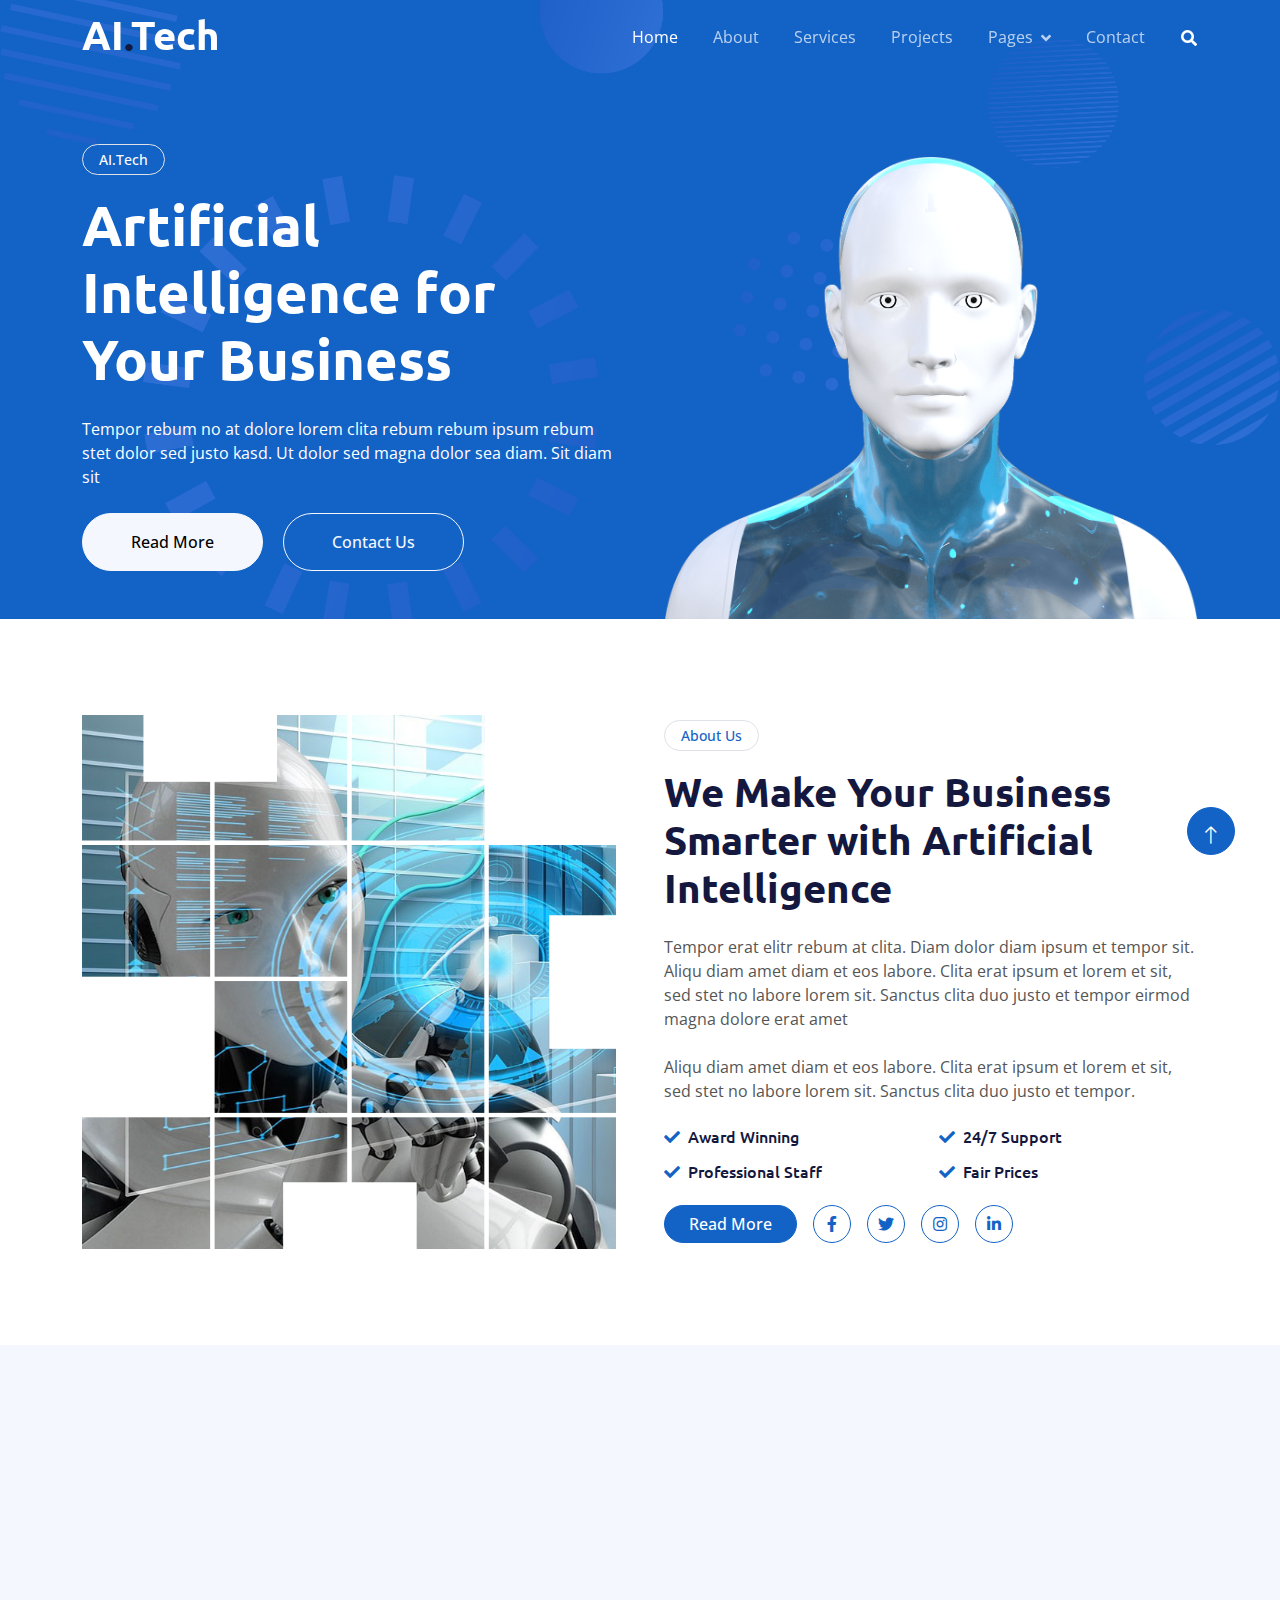
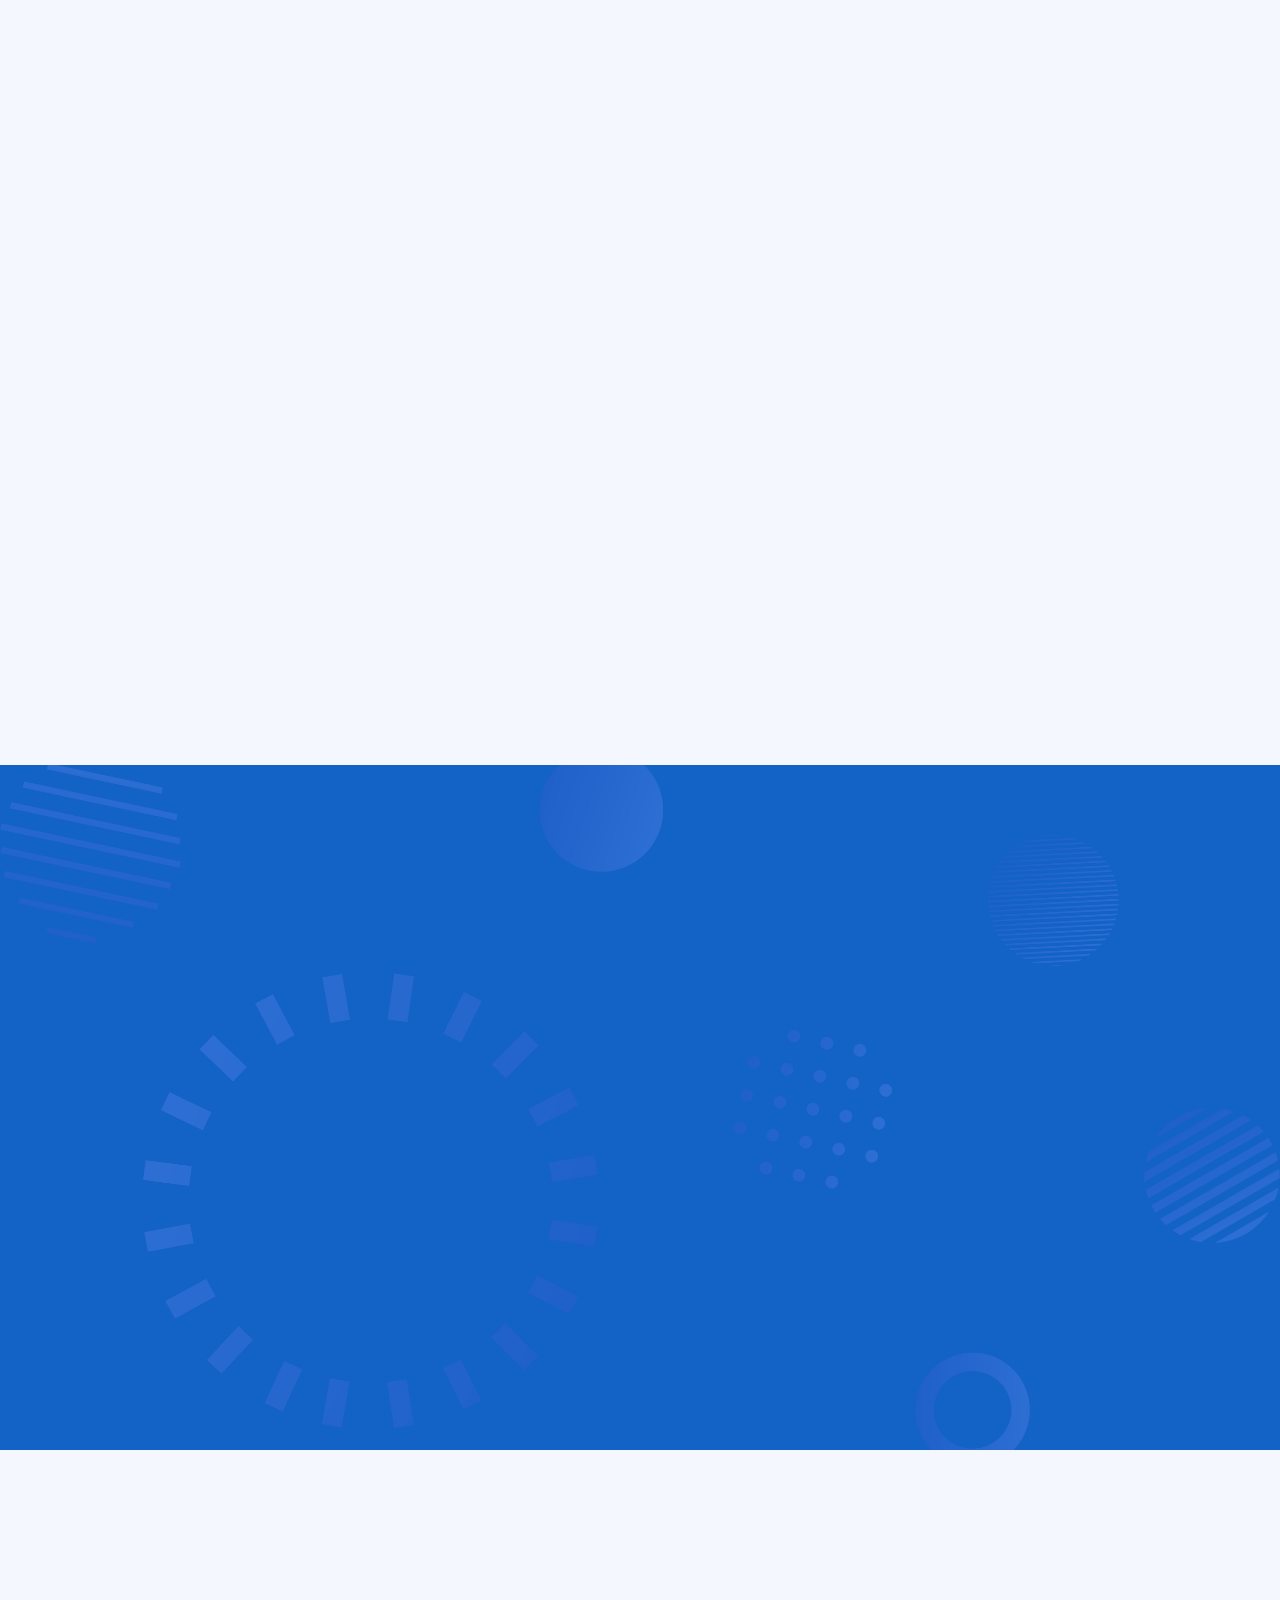
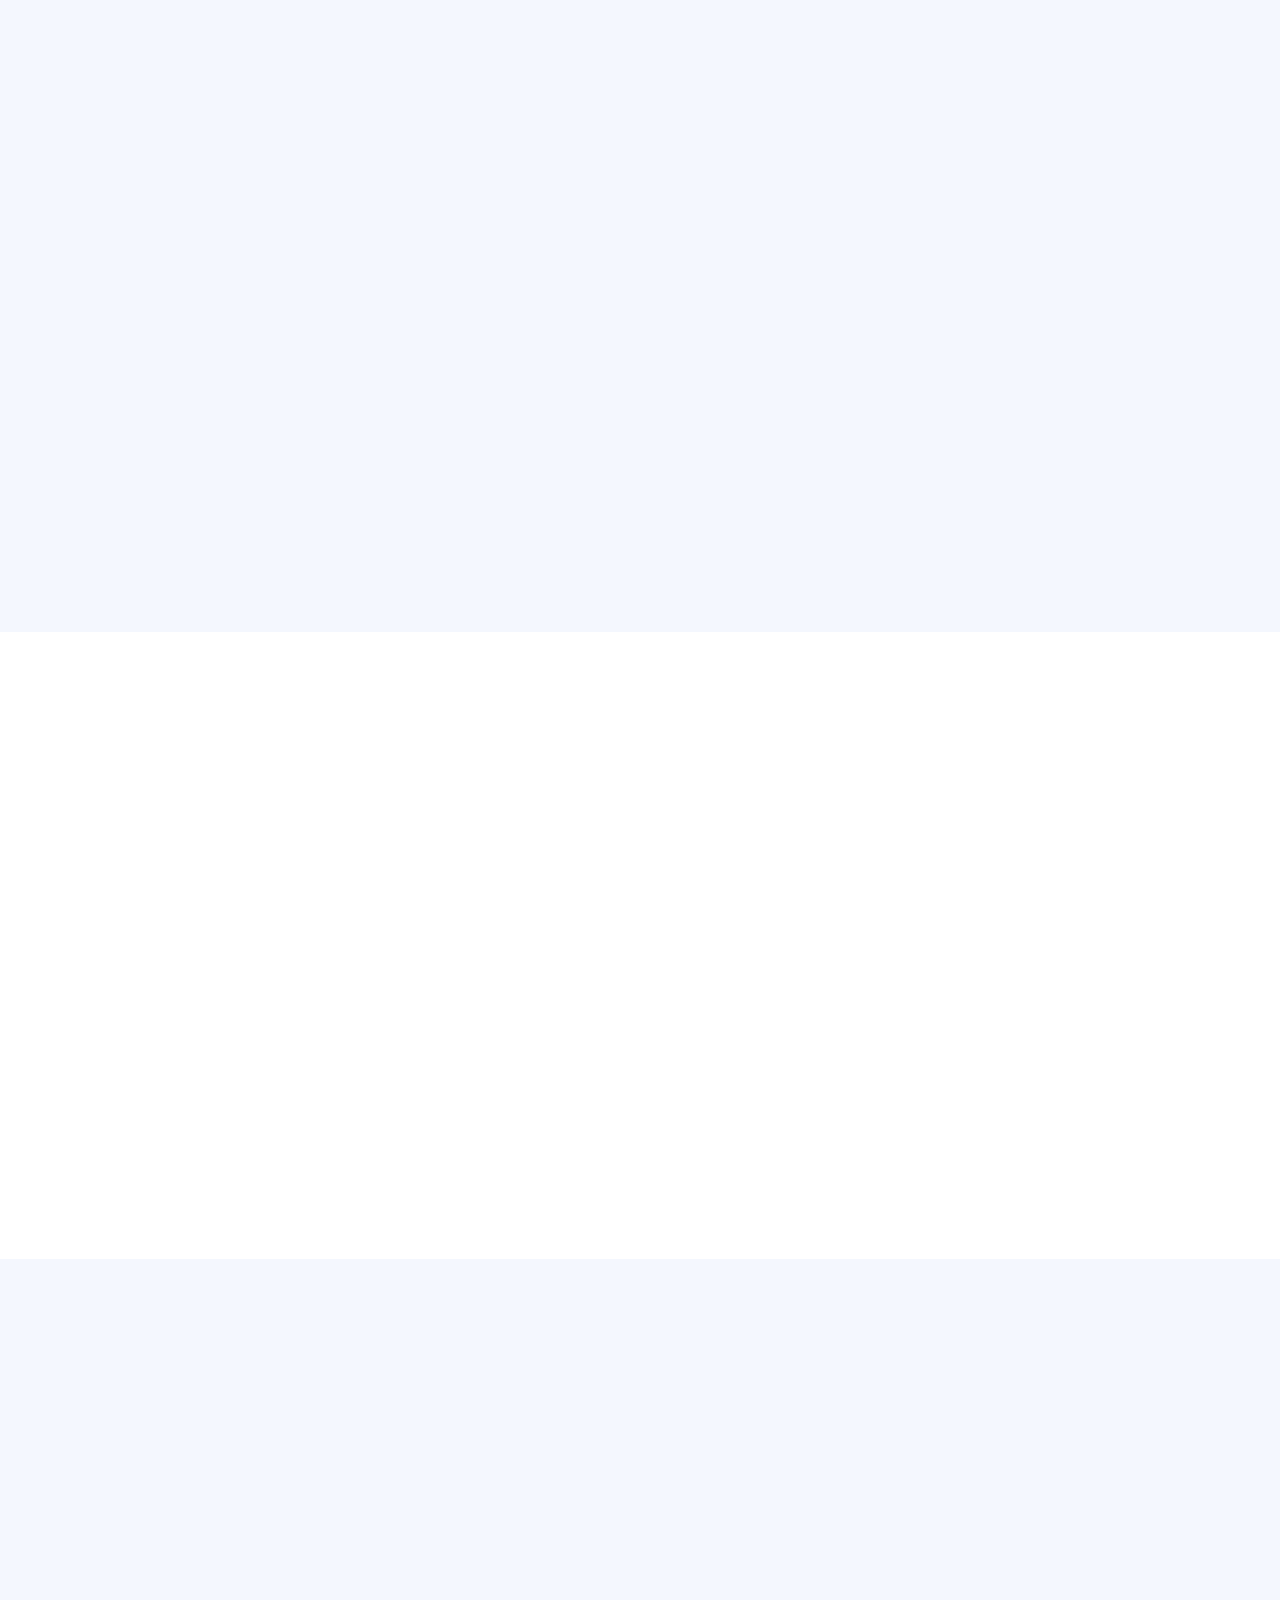
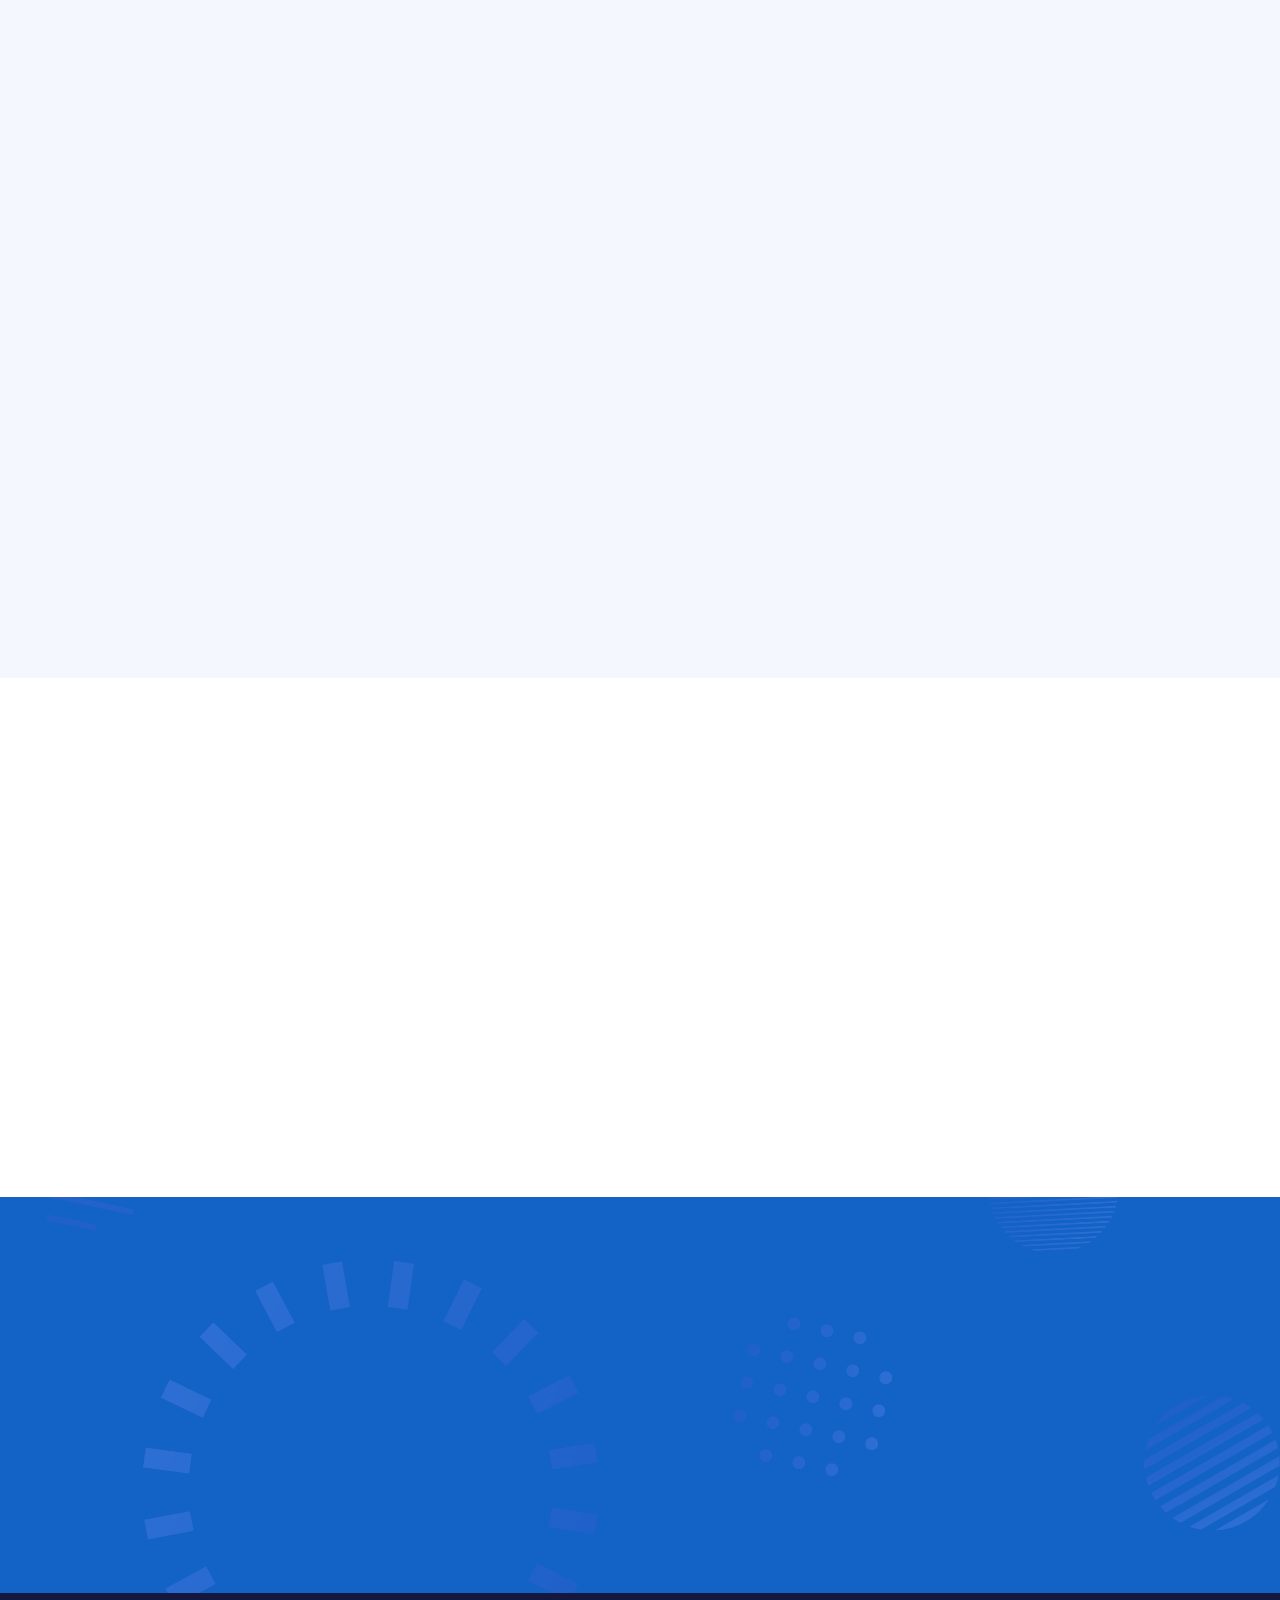
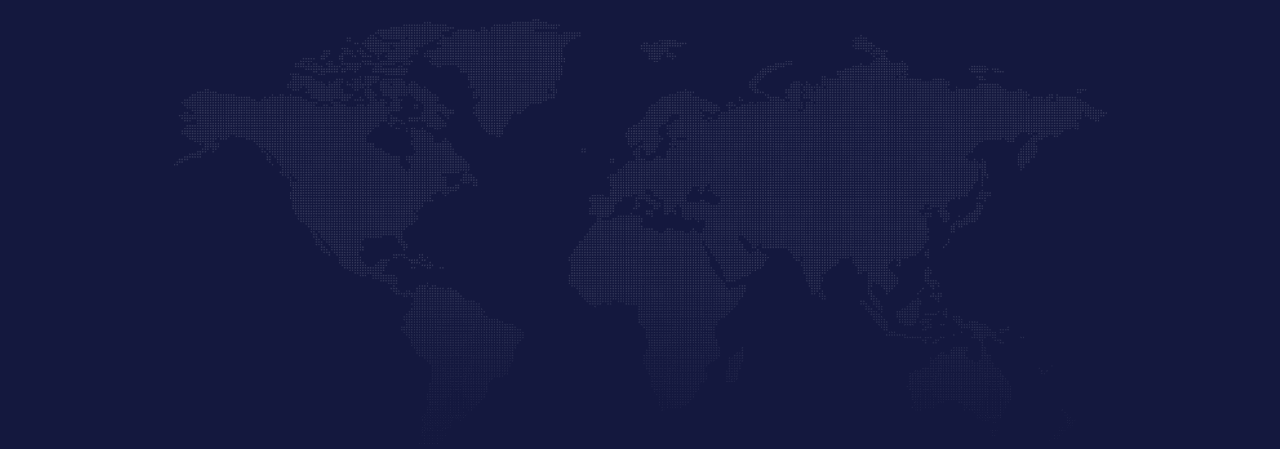
<file: index.html>
<!DOCTYPE html>
<html lang="en">

<head>
    <meta charset="utf-8">
    <title>AI.Tech - Artificial Intelligence HTML Template</title>
    <meta content="width=device-width, initial-scale=1.0" name="viewport">
    <meta content="" name="keywords">
    <meta content="" name="description">

    <!-- Favicon -->
    <link href="img/favicon.ico" rel="icon">

    <!-- Google Web Fonts -->
    <link rel="preconnect" href="https://fonts.googleapis.com">
    <link rel="preconnect" href="https://fonts.gstatic.com" crossorigin>
    <link href="https://fonts.googleapis.com/css2?family=Open+Sans:wght@400;600&family=Ubuntu:wght@500;700&display=swap"
        rel="stylesheet">

    <!-- Icon Font Stylesheet -->
    <link href="https://cdnjs.cloudflare.com/ajax/libs/font-awesome/5.10.0/css/all.min.css" rel="stylesheet">
    <link href="https://cdn.jsdelivr.net/npm/bootstrap-icons@1.4.1/font/bootstrap-icons.css" rel="stylesheet">

    <!-- Libraries Stylesheet -->
    <link href="lib/animate/animate.min.css" rel="stylesheet">
    <link href="lib/owlcarousel/assets/owl.carousel.min.css" rel="stylesheet">

    <!-- Customized Bootstrap Stylesheet -->
    <link href="css/bootstrap.min.css" rel="stylesheet">

    <!-- Template Stylesheet -->
    <link href="css/style.css" rel="stylesheet">
</head>

<body>
    <!-- Spinner Start -->
    <div id="spinner"
        class="show bg-white position-fixed translate-middle w-100 vh-100 top-50 start-50 d-flex align-items-center justify-content-center">
        <div class="spinner-grow text-primary" style="width: 3rem; height: 3rem;" role="status">
            <span class="sr-only">Loading...</span>
        </div>
    </div>
    <!-- Spinner End -->


    <!-- Navbar Start -->
    <div class="container-fluid sticky-top">
        <div class="container">
            <nav class="navbar navbar-expand-lg navbar-dark p-0">
                <a href="index.html" class="navbar-brand">
                    <h1 class="text-white">AI<span class="text-dark">.</span>Tech</h1>
                </a>
                <button type="button" class="navbar-toggler ms-auto me-0" data-bs-toggle="collapse"
                    data-bs-target="#navbarCollapse">
                    <span class="navbar-toggler-icon"></span>
                </button>
                <div class="collapse navbar-collapse" id="navbarCollapse">
                    <div class="navbar-nav ms-auto">
                        <a href="index.html" class="nav-item nav-link active">Home</a>
                        <a href="about.html" class="nav-item nav-link">About</a>
                        <a href="service.html" class="nav-item nav-link">Services</a>
                        <a href="project.html" class="nav-item nav-link">Projects</a>
                        <div class="nav-item dropdown">
                            <a href="#" class="nav-link dropdown-toggle" data-bs-toggle="dropdown">Pages</a>
                            <div class="dropdown-menu bg-light mt-2">
                                <a href="feature.html" class="dropdown-item">Features</a>
                                <a href="team.html" class="dropdown-item">Our Team</a>
                                <a href="faq.html" class="dropdown-item">FAQs</a>
                                <a href="testimonial.html" class="dropdown-item">Testimonial</a>
                                <a href="404.html" class="dropdown-item">404 Page</a>
                            </div>
                        </div>
                        <a href="contact.html" class="nav-item nav-link">Contact</a>
                    </div>
                    <butaton type="button" class="btn text-white p-0 d-none d-lg-block" data-bs-toggle="modal"
                        data-bs-target="#searchModal"><i class="fa fa-search"></i></butaton>
                </div>
            </nav>
        </div>
    </div>
    <!-- Navbar End -->


    <!-- Hero Start -->
    <div class="container-fluid pt-5 bg-primary hero-header mb-5">
        <div class="container pt-5">
            <div class="row g-5 pt-5">
                <div class="col-lg-6 align-self-center text-center text-lg-start mb-lg-5">
                    <div class="btn btn-sm border rounded-pill text-white px-3 mb-3 animated slideInRight">AI.Tech</div>
                    <h1 class="display-4 text-white mb-4 animated slideInRight">Artificial Intelligence for Your Business</h1>
                    <p class="text-white mb-4 animated slideInRight">Tempor rebum no at dolore lorem clita rebum rebum ipsum
                        rebum stet dolor sed justo kasd. Ut dolor sed magna dolor sea diam. Sit diam sit</p>
                    <a href="" class="btn btn-light py-sm-3 px-sm-5 rounded-pill me-3 animated slideInRight">Read More</a>
                    <a href="" class="btn btn-outline-light py-sm-3 px-sm-5 rounded-pill animated slideInRight">Contact Us</a>
                </div>
                <div class="col-lg-6 align-self-end text-center text-lg-end">
                    <img class="img-fluid" src="img/hero-img.png" alt="">
                </div>
            </div>
        </div>
    </div>
    <!-- Hero End -->


    <!-- Full Screen Search Start -->
    <div class="modal fade" id="searchModal" tabindex="-1">
        <div class="modal-dialog modal-fullscreen">
            <div class="modal-content" style="background: rgba(20, 24, 62, 0.7);">
                <div class="modal-header border-0">
                    <button type="button" class="btn btn-square bg-white btn-close" data-bs-dismiss="modal"
                        aria-label="Close"></button>
                </div>
                <div class="modal-body d-flex align-items-center justify-content-center">
                    <div class="input-group" style="max-width: 600px;">
                        <input type="text" class="form-control bg-transparent border-light p-3"
                            placeholder="Type search keyword">
                        <button class="btn btn-light px-4"><i class="bi bi-search"></i></button>
                    </div>
                </div>
            </div>
        </div>
    </div>
    <!-- Full Screen Search End -->


    <!-- About Start -->
    <div class="container-fluid py-5">
        <div class="container">
            <div class="row g-5 align-items-center">
                <div class="col-lg-6 wow fadeIn" data-wow-delay="0.1s">
                    <div class="about-img">
                        <img class="img-fluid" src="img/about-img.jpg">
                    </div>
                </div>
                <div class="col-lg-6 wow fadeIn" data-wow-delay="0.5s">
                    <div class="btn btn-sm border rounded-pill text-primary px-3 mb-3">About Us</div>
                    <h1 class="mb-4">We Make Your Business Smarter with Artificial Intelligence</h1>
                    <p class="mb-4">Tempor erat elitr rebum at clita. Diam dolor diam ipsum et tempor sit. Aliqu diam
                        amet diam et eos labore. Clita erat ipsum et lorem et sit, sed stet no labore lorem sit. Sanctus
                        clita duo justo et tempor eirmod magna dolore erat amet</p>
                    <p class="mb-4">Aliqu diam amet diam et eos labore. Clita erat ipsum et lorem et sit, sed stet no
                        labore lorem sit. Sanctus clita duo justo et tempor.</p>
                    <div class="row g-3">
                        <div class="col-sm-6">
                            <h6 class="mb-3"><i class="fa fa-check text-primary me-2"></i>Award Winning</h6>
                            <h6 class="mb-0"><i class="fa fa-check text-primary me-2"></i>Professional Staff</h6>
                        </div>
                        <div class="col-sm-6">
                            <h6 class="mb-3"><i class="fa fa-check text-primary me-2"></i>24/7 Support</h6>
                            <h6 class="mb-0"><i class="fa fa-check text-primary me-2"></i>Fair Prices</h6>
                        </div>
                    </div>
                    <div class="d-flex align-items-center mt-4">
                        <a class="btn btn-primary rounded-pill px-4 me-3" href="">Read More</a>
                        <a class="btn btn-outline-primary btn-square me-3" href=""><i class="fab fa-facebook-f"></i></a>
                        <a class="btn btn-outline-primary btn-square me-3" href=""><i class="fab fa-twitter"></i></a>
                        <a class="btn btn-outline-primary btn-square me-3" href=""><i class="fab fa-instagram"></i></a>
                        <a class="btn btn-outline-primary btn-square" href=""><i class="fab fa-linkedin-in"></i></a>
                    </div>
                </div>
            </div>
        </div>
    </div>
    <!-- About End -->


    <!-- Service Start -->
    <div class="container-fluid bg-light mt-5 py-5">
        <div class="container py-5">
            <div class="row g-5 align-items-center">
                <div class="col-lg-5 wow fadeIn" data-wow-delay="0.1s">
                    <div class="btn btn-sm border rounded-pill text-primary px-3 mb-3">Our Services</div>
                    <h1 class="mb-4">Our Excellent AI Solutions for Your Business</h1>
                    <p class="mb-4">Tempor erat elitr rebum at clita. Diam dolor diam ipsum et tempor sit. Aliqu diam
                        amet diam et eos labore. Clita erat ipsum et lorem et sit, sed stet no labore lorem sit. Sanctus
                        clita duo justo et tempor eirmod magna dolore erat amet</p>
                    <a class="btn btn-primary rounded-pill px-4" href="">Read More</a>
                </div>
                <div class="col-lg-7">
                    <div class="row g-4">
                        <div class="col-md-6">
                            <div class="row g-4">
                                <div class="col-12 wow fadeIn" data-wow-delay="0.1s">
                                    <div class="service-item d-flex flex-column justify-content-center text-center rounded">
                                        <div class="service-icon btn-square">
                                            <i class="fa fa-robot fa-2x"></i>
                                        </div>
                                        <h5 class="mb-3">Robotic Automation</h5>
                                        <p>Erat ipsum justo amet duo et elitr dolor, est duo duo eos lorem sed diam stet
                                            diam sed stet lorem.</p>
                                        <a class="btn px-3 mt-auto mx-auto" href="">Read More</a>
                                    </div>
                                </div>
                                <div class="col-12 wow fadeIn" data-wow-delay="0.5s">
                                    <div class="service-item d-flex flex-column justify-content-center text-center rounded">
                                        <div class="service-icon btn-square">
                                            <i class="fa fa-power-off fa-2x"></i>
                                        </div>
                                        <h5 class="mb-3">Machine learning</h5>
                                        <p>Erat ipsum justo amet duo et elitr dolor, est duo duo eos lorem sed diam stet
                                            diam sed stet lorem.</p>
                                        <a class="btn px-3 mt-auto mx-auto" href="">Read More</a>
                                    </div>
                                </div>
                            </div>
                        </div>
                        <div class="col-md-6 pt-md-4">
                            <div class="row g-4">
                                <div class="col-12 wow fadeIn" data-wow-delay="0.3s">
                                    <div class="service-item d-flex flex-column justify-content-center text-center rounded">
                                        <div class="service-icon btn-square">
                                            <i class="fa fa-graduation-cap fa-2x"></i>
                                        </div>
                                        <h5 class="mb-3">Education & Science</h5>
                                        <p>Erat ipsum justo amet duo et elitr dolor, est duo duo eos lorem sed diam stet
                                            diam sed stet lorem.</p>
                                        <a class="btn px-3 mt-auto mx-auto" href="">Read More</a>
                                    </div>
                                </div>
                                <div class="col-12 wow fadeIn" data-wow-delay="0.7s">
                                    <div class="service-item d-flex flex-column justify-content-center text-center rounded">
                                        <div class="service-icon btn-square">
                                            <i class="fa fa-brain fa-2x"></i>
                                        </div>
                                        <h5 class="mb-3">Predictive Analysis</h5>
                                        <p>Erat ipsum justo amet duo et elitr dolor, est duo duo eos lorem sed diam stet
                                            diam sed stet lorem.</p>
                                        <a class="btn px-3 mt-auto mx-auto" href="">Read More</a>
                                    </div>
                                </div>
                            </div>
                        </div>
                    </div>
                </div>
            </div>
        </div>
    </div>
    <!-- Service End -->


    <!-- Feature Start -->
    <div class="container-fluid bg-primary feature pt-5">
        <div class="container pt-5">
            <div class="row g-5">
                <div class="col-lg-6 align-self-center mb-md-5 pb-md-5 wow fadeIn" data-wow-delay="0.3s">
                    <div class="btn btn-sm border rounded-pill text-white px-3 mb-3">Why Choose Us</div>
                    <h1 class="text-white mb-4">We're Best in AI Industry with 10 Years of Experience</h1>
                    <p class="text-light mb-4">Aliqu diam amet diam et eos labore. Clita erat ipsum et lorem et sit, sed
                        stet no labore lorem sit. Sanctus clita duo justo et tempor</p>
                    <div class="d-flex align-items-center text-white mb-3">
                        <div class="btn-sm-square bg-white text-primary rounded-circle me-3">
                            <i class="fa fa-check"></i>
                        </div>
                        <span>Diam dolor diam ipsum et tempor sit</span>
                    </div>
                    <div class="d-flex align-items-center text-white mb-3">
                        <div class="btn-sm-square bg-white text-primary rounded-circle me-3">
                            <i class="fa fa-check"></i>
                        </div>
                        <span>Diam dolor diam ipsum et tempor sit</span>
                    </div>
                    <div class="d-flex align-items-center text-white mb-3">
                        <div class="btn-sm-square bg-white text-primary rounded-circle me-3">
                            <i class="fa fa-check"></i>
                        </div>
                        <span>Diam dolor diam ipsum et tempor sit</span>
                    </div>
                    <div class="row g-4 pt-3">
                        <div class="col-sm-6">
                            <div class="d-flex rounded p-3" style="background: rgba(256, 256, 256, 0.1);">
                                <i class="fa fa-users fa-3x text-white"></i>
                                <div class="ms-3">
                                    <h2 class="text-white mb-0" data-toggle="counter-up">9999</h2>
                                    <p class="text-white mb-0">Happy Clients</p>
                                </div>
                            </div>
                        </div>
                        <div class="col-sm-6">
                            <div class="d-flex rounded p-3" style="background: rgba(256, 256, 256, 0.1);">
                                <i class="fa fa-check fa-3x text-white"></i>
                                <div class="ms-3">
                                    <h2 class="text-white mb-0" data-toggle="counter-up">9999</h2>
                                    <p class="text-white mb-0">Project Complete</p>
                                </div>
                            </div>
                        </div>
                    </div>
                </div>
                <div class="col-lg-6 align-self-end text-center text-md-end wow fadeIn" data-wow-delay="0.5s">
                    <img class="img-fluid" src="img/feature.png" alt="">
                </div>
            </div>
        </div>
    </div>
    <!-- Feature End -->


    <!-- Case Start -->
    <div class="container-fluid bg-light py-5">
        <div class="container py-5">
            <div class="mx-auto text-center wow fadeIn" data-wow-delay="0.1s" style="max-width: 500px;">
                <div class="btn btn-sm border rounded-pill text-primary px-3 mb-3">Case Study</div>
                <h1 class="mb-4">Explore Our Recent AI Case Studies</h1>
            </div>
            <div class="row g-4">
                <div class="col-lg-4 wow fadeIn" data-wow-delay="0.3s">
                    <div class="case-item position-relative overflow-hidden rounded mb-2">
                        <img class="img-fluid" src="img/project-1.jpg" alt="">
                        <a class="case-overlay text-decoration-none" href="">
                            <small>Robotic Automation</small>
                            <h5 class="lh-base text-white mb-3">Lorem elitr magna stet eirmod labore amet labore clita
                            </h5>
                            <span class="btn btn-square btn-primary"><i class="fa fa-arrow-right"></i></span>
                        </a>
                    </div>
                </div>
                <div class="col-lg-4 wow fadeIn" data-wow-delay="0.5s">
                    <div class="case-item position-relative overflow-hidden rounded mb-2">
                        <img class="img-fluid" src="img/project-2.jpg" alt="">
                        <a class="case-overlay text-decoration-none" href="">
                            <small>Machine learning</small>
                            <h5 class="lh-base text-white mb-3">Lorem elitr magna stet eirmod labore amet labore clita
                            </h5>
                            <span class="btn btn-square btn-primary"><i class="fa fa-arrow-right"></i></span>
                        </a>
                    </div>
                </div>
                <div class="col-lg-4 wow fadeIn" data-wow-delay="0.7s">
                    <div class="case-item position-relative overflow-hidden rounded mb-2">
                        <img class="img-fluid" src="img/project-3.jpg" alt="">
                        <a class="case-overlay text-decoration-none" href="">
                            <small>Predictive Analysis</small>
                            <h5 class="lh-base text-white mb-3">Lorem elitr magna stet eirmod labore amet labore clita
                            </h5>
                            <span class="btn btn-square btn-primary"><i class="fa fa-arrow-right"></i></span>
                        </a>
                    </div>
                </div>
            </div>
        </div>
    </div>
    <!-- Case End -->


    <!-- FAQs Start -->
    <div class="container-fluid py-5">
        <div class="container py-5">
            <div class="mx-auto text-center wow fadeIn" data-wow-delay="0.1s" style="max-width: 500px;">
                <div class="btn btn-sm border rounded-pill text-primary px-3 mb-3">Popular FAQs</div>
                <h1 class="mb-4">Frequently Asked Questions</h1>
            </div>
            <div class="row">
                <div class="col-lg-6">
                    <div class="accordion" id="accordionFAQ1">
                        <div class="accordion-item wow fadeIn" data-wow-delay="0.1s">
                            <h2 class="accordion-header" id="headingOne">
                                <button class="accordion-button collapsed" type="button" data-bs-toggle="collapse"
                                    data-bs-target="#collapseOne" aria-expanded="false" aria-controls="collapseOne">
                                    How to build a website?
                                </button>
                            </h2>
                            <div id="collapseOne" class="accordion-collapse collapse" aria-labelledby="headingOne"
                                data-bs-parent="#accordionFAQ1">
                                <div class="accordion-body">
                                    Dolor nonumy tempor elitr et rebum ipsum sit duo duo. Diam sed sed magna et magna diam aliquyam amet dolore ipsum erat duo. Sit rebum magna duo labore no diam.
                                </div>
                            </div>
                        </div>
                        <div class="accordion-item wow fadeIn" data-wow-delay="0.2s">
                            <h2 class="accordion-header" id="headingTwo">
                                <button class="accordion-button collapsed" type="button" data-bs-toggle="collapse"
                                    data-bs-target="#collapseTwo" aria-expanded="false" aria-controls="collapseTwo">
                                    How long will it take to get a new website?
                                </button>
                            </h2>
                            <div id="collapseTwo" class="accordion-collapse collapse" aria-labelledby="headingTwo"
                                data-bs-parent="#accordionFAQ1">
                                <div class="accordion-body">
                                    Dolor nonumy tempor elitr et rebum ipsum sit duo duo. Diam sed sed magna et magna diam aliquyam amet dolore ipsum erat duo. Sit rebum magna duo labore no diam.
                                </div>
                            </div>
                        </div>
                        <div class="accordion-item wow fadeIn" data-wow-delay="0.3s">
                            <h2 class="accordion-header" id="headingThree">
                                <button class="accordion-button collapsed" type="button" data-bs-toggle="collapse"
                                    data-bs-target="#collapseThree" aria-expanded="false" aria-controls="collapseThree">
                                    Do you only create HTML websites?
                                </button>
                            </h2>
                            <div id="collapseThree" class="accordion-collapse collapse" aria-labelledby="headingThree"
                                data-bs-parent="#accordionFAQ1">
                                <div class="accordion-body">
                                    Dolor nonumy tempor elitr et rebum ipsum sit duo duo. Diam sed sed magna et magna diam aliquyam amet dolore ipsum erat duo. Sit rebum magna duo labore no diam.
                                </div>
                            </div>
                        </div>
                        <div class="accordion-item wow fadeIn" data-wow-delay="0.4s">
                            <h2 class="accordion-header" id="headingFour">
                                <button class="accordion-button collapsed" type="button" data-bs-toggle="collapse"
                                    data-bs-target="#collapseFour" aria-expanded="true" aria-controls="collapseFour">
                                    Will my website be mobile-friendly?
                                </button>
                            </h2>
                            <div id="collapseFour" class="accordion-collapse collapse" aria-labelledby="headingFour"
                                data-bs-parent="#accordionFAQ1">
                                <div class="accordion-body">
                                    Dolor nonumy tempor elitr et rebum ipsum sit duo duo. Diam sed sed magna et magna diam aliquyam amet dolore ipsum erat duo. Sit rebum magna duo labore no diam.
                                </div>
                            </div>
                        </div>
                    </div>
                </div>
                <div class="col-lg-6">
                    <div class="accordion" id="accordionFAQ2">
                        <div class="accordion-item wow fadeIn" data-wow-delay="0.5s">
                            <h2 class="accordion-header" id="headingFive">
                                <button class="accordion-button collapsed" type="button" data-bs-toggle="collapse"
                                    data-bs-target="#collapseFive" aria-expanded="false" aria-controls="collapseFive">
                                    Will you maintain my site for me?
                                </button>
                            </h2>
                            <div id="collapseFive" class="accordion-collapse collapse" aria-labelledby="headingFive"
                                data-bs-parent="#accordionFAQ2">
                                <div class="accordion-body">
                                    Dolor nonumy tempor elitr et rebum ipsum sit duo duo. Diam sed sed magna et magna diam aliquyam amet dolore ipsum erat duo. Sit rebum magna duo labore no diam.
                                </div>
                            </div>
                        </div>
                        <div class="accordion-item wow fadeIn" data-wow-delay="0.6s">
                            <h2 class="accordion-header" id="headingSix">
                                <button class="accordion-button collapsed" type="button" data-bs-toggle="collapse"
                                    data-bs-target="#collapseSix" aria-expanded="false" aria-controls="collapseSix">
                                    I’m on a strict budget. Do you have any low cost options?
                                </button>
                            </h2>
                            <div id="collapseSix" class="accordion-collapse collapse" aria-labelledby="headingSix"
                                data-bs-parent="#accordionFAQ2">
                                <div class="accordion-body">
                                    Dolor nonumy tempor elitr et rebum ipsum sit duo duo. Diam sed sed magna et magna diam aliquyam amet dolore ipsum erat duo. Sit rebum magna duo labore no diam.
                                </div>
                            </div>
                        </div>
                        <div class="accordion-item wow fadeIn" data-wow-delay="0.7s">
                            <h2 class="accordion-header" id="headingSeven">
                                <button class="accordion-button collapsed" type="button" data-bs-toggle="collapse"
                                    data-bs-target="#collapseSeven" aria-expanded="false" aria-controls="collapseSeven">
                                    Will you maintain my site for me?
                                </button>
                            </h2>
                            <div id="collapseSeven" class="accordion-collapse collapse" aria-labelledby="headingSeven"
                                data-bs-parent="#accordionFAQ2">
                                <div class="accordion-body">
                                    Dolor nonumy tempor elitr et rebum ipsum sit duo duo. Diam sed sed magna et magna diam aliquyam amet dolore ipsum erat duo. Sit rebum magna duo labore no diam.
                                </div>
                            </div>
                        </div>
                        <div class="accordion-item wow fadeIn" data-wow-delay="0.8s">
                            <h2 class="accordion-header" id="headingEight">
                                <button class="accordion-button collapsed" type="button" data-bs-toggle="collapse"
                                    data-bs-target="#collapseEight" aria-expanded="false" aria-controls="collapseEight">
                                    I’m on a strict budget. Do you have any low cost options?
                                </button>
                            </h2>
                            <div id="collapseEight" class="accordion-collapse collapse" aria-labelledby="headingEight"
                                data-bs-parent="#accordionFAQ2">
                                <div class="accordion-body">
                                    Dolor nonumy tempor elitr et rebum ipsum sit duo duo. Diam sed sed magna et magna diam aliquyam amet dolore ipsum erat duo. Sit rebum magna duo labore no diam.
                                </div>
                            </div>
                        </div>
                    </div>
                </div>
            </div>
        </div>
    </div>
    <!-- FAQs Start -->


    <!-- Team Start -->
    <div class="container-fluid bg-light py-5">
        <div class="container py-5">
            <div class="row g-5 align-items-center">
                <div class="col-lg-5 wow fadeIn" data-wow-delay="0.1s">
                    <div class="btn btn-sm border rounded-pill text-primary px-3 mb-3">Our Team</div>
                    <h1 class="mb-4">Meet Our Experienced Team Members</h1>
                    <p class="mb-4">Tempor erat elitr rebum at clita. Diam dolor diam ipsum et tempor sit. Aliqu diam
                        amet diam et eos labore. Clita erat ipsum et lorem et sit, sed stet no labore lorem sit. Sanctus
                        clita duo justo et tempor eirmod magna dolore erat amet</p>
                    <a class="btn btn-primary rounded-pill px-4" href="">Read More</a>
                </div>
                <div class="col-lg-7">
                    <div class="row g-4">
                        <div class="col-md-6">
                            <div class="row g-4">
                                <div class="col-12 wow fadeIn" data-wow-delay="0.1s">
                                    <div class="team-item bg-white text-center rounded p-4 pt-0">
                                        <img class="img-fluid rounded-circle p-4" src="img/team-1.jpg" alt="">
                                        <h5 class="mb-0">Boris Johnson</h5>
                                        <small>Founder & CEO</small>
                                        <div class="d-flex justify-content-center mt-3">
                                            <a class="btn btn-square btn-primary m-1" href=""><i
                                                    class="fab fa-facebook-f"></i></a>
                                            <a class="btn btn-square btn-primary m-1" href=""><i
                                                    class="fab fa-twitter"></i></a>
                                            <a class="btn btn-square btn-primary m-1" href=""><i
                                                    class="fab fa-instagram"></i></a>
                                            <a class="btn btn-square btn-primary m-1" href=""><i
                                                    class="fab fa-linkedin-in"></i></a>
                                        </div>
                                    </div>
                                </div>
                                <div class="col-12 wow fadeIn" data-wow-delay="0.5s">
                                    <div class="team-item bg-white text-center rounded p-4 pt-0">
                                        <img class="img-fluid rounded-circle p-4" src="img/team-2.jpg" alt="">
                                        <h5 class="mb-0">Adam Crew</h5>
                                        <small>Executive Manager</small>
                                        <div class="d-flex justify-content-center mt-3">
                                            <a class="btn btn-square btn-primary m-1" href=""><i
                                                    class="fab fa-facebook-f"></i></a>
                                            <a class="btn btn-square btn-primary m-1" href=""><i
                                                    class="fab fa-twitter"></i></a>
                                            <a class="btn btn-square btn-primary m-1" href=""><i
                                                    class="fab fa-instagram"></i></a>
                                            <a class="btn btn-square btn-primary m-1" href=""><i
                                                    class="fab fa-linkedin-in"></i></a>
                                        </div>
                                    </div>
                                </div>
                            </div>
                        </div>
                        <div class="col-md-6 pt-md-4">
                            <div class="row g-4">
                                <div class="col-12 wow fadeIn" data-wow-delay="0.3s">
                                    <div class="team-item bg-white text-center rounded p-4 pt-0">
                                        <img class="img-fluid rounded-circle p-4" src="img/team-3.jpg" alt="">
                                        <h5 class="mb-0">Kate Winslet</h5>
                                        <small>Co Founder</small>
                                        <div class="d-flex justify-content-center mt-3">
                                            <a class="btn btn-square btn-primary m-1" href=""><i
                                                    class="fab fa-facebook-f"></i></a>
                                            <a class="btn btn-square btn-primary m-1" href=""><i
                                                    class="fab fa-twitter"></i></a>
                                            <a class="btn btn-square btn-primary m-1" href=""><i
                                                    class="fab fa-instagram"></i></a>
                                            <a class="btn btn-square btn-primary m-1" href=""><i
                                                    class="fab fa-linkedin-in"></i></a>
                                        </div>
                                    </div>
                                </div>
                                <div class="col-12 wow fadeIn" data-wow-delay="0.7s">
                                    <div class="team-item bg-white text-center rounded p-4 pt-0">
                                        <img class="img-fluid rounded-circle p-4" src="img/team-4.jpg" alt="">
                                        <h5 class="mb-0">Cody Gardner</h5>
                                        <small>Project Manager</small>
                                        <div class="d-flex justify-content-center mt-3">
                                            <a class="btn btn-square btn-primary m-1" href=""><i
                                                    class="fab fa-facebook-f"></i></a>
                                            <a class="btn btn-square btn-primary m-1" href=""><i
                                                    class="fab fa-twitter"></i></a>
                                            <a class="btn btn-square btn-primary m-1" href=""><i
                                                    class="fab fa-instagram"></i></a>
                                            <a class="btn btn-square btn-primary m-1" href=""><i
                                                    class="fab fa-linkedin-in"></i></a>
                                        </div>
                                    </div>
                                </div>
                            </div>
                        </div>
                    </div>
                </div>
            </div>
        </div>
    </div>
    <!-- Team End -->


    <!-- Testimonial Start -->
    <div class="container-xxl py-5">
        <div class="container py-5">
            <div class="row g-5">
                <div class="col-lg-5 wow fadeIn" data-wow-delay="0.1s">
                    <div class="btn btn-sm border rounded-pill text-primary px-3 mb-3">Testimonial</div>
                    <h1 class="mb-4">What Say Our Clients!</h1>
                    <p class="mb-4">Tempor erat elitr rebum at clita. Diam dolor diam ipsum et tempor sit. Aliqu diam
                        amet diam et eos labore. Clita erat ipsum et lorem et sit, sed stet no labore lorem sit. Sanctus
                        clita duo justo et tempor eirmod magna dolore erat amet</p>
                    <a class="btn btn-primary rounded-pill px-4" href="">Read More</a>
                </div>
                <div class="col-lg-7 wow fadeIn" data-wow-delay="0.5s">
                    <div class="owl-carousel testimonial-carousel border-start border-primary">
                        <div class="testimonial-item ps-5">
                            <i class="fa fa-quote-left fa-2x text-primary mb-3"></i>
                            <p class="fs-4">Aliqu diam amet diam et eos labore. Clita erat ipsum et lorem et sit, sed stet no labore lorem sit. Sanctus clita duo justo et tempor eirmod magna dolore erat amet</p>
                            <div class="d-flex align-items-center">
                                <img class="img-fluid flex-shrink-0 rounded-circle" src="img/testimonial-1.jpg"
                                    style="width: 60px; height: 60px;">
                                <div class="ps-3">
                                    <h5 class="mb-1">Client Name</h5>
                                    <span>Profession</span>
                                </div>
                            </div>
                        </div>
                        <div class="testimonial-item ps-5">
                            <i class="fa fa-quote-left fa-2x text-primary mb-3"></i>
                            <p class="fs-4">Aliqu diam amet diam et eos labore. Clita erat ipsum et lorem et sit, sed stet no labore lorem sit. Sanctus clita duo justo et tempor eirmod magna dolore erat amet</p>
                            <div class="d-flex align-items-center">
                                <img class="img-fluid flex-shrink-0 rounded-circle" src="img/testimonial-2.jpg"
                                    style="width: 60px; height: 60px;">
                                <div class="ps-3">
                                    <h5 class="mb-1">Client Name</h5>
                                    <span>Profession</span>
                                </div>
                            </div>
                        </div>
                        <div class="testimonial-item ps-5">
                            <i class="fa fa-quote-left fa-2x text-primary mb-3"></i>
                            <p class="fs-4">Aliqu diam amet diam et eos labore. Clita erat ipsum et lorem et sit, sed stet no labore lorem sit. Sanctus clita duo justo et tempor eirmod magna dolore erat amet</p>
                            <div class="d-flex align-items-center">
                                <img class="img-fluid flex-shrink-0 rounded-circle" src="img/testimonial-3.jpg"
                                    style="width: 60px; height: 60px;">
                                <div class="ps-3">
                                    <h5 class="mb-1">Client Name</h5>
                                    <span>Profession</span>
                                </div>
                            </div>
                        </div>
                    </div>
                </div>
            </div>
        </div>
    </div>
    <!-- Testimonial End -->


    <!-- Newsletter Start -->
    <div class="container-fluid bg-primary newsletter py-5">
        <div class="container">
            <div class="row g-5 align-items-center">
                <div class="col-md-5 ps-lg-0 pt-5 pt-md-0 text-start wow fadeIn" data-wow-delay="0.3s">
                    <img class="img-fluid" src="img/newsletter.png" alt="">
                </div>
                <div class="col-md-7 py-5 newsletter-text wow fadeIn" data-wow-delay="0.5s">
                    <div class="btn btn-sm border rounded-pill text-white px-3 mb-3">Newsletter</div>
                    <h1 class="text-white mb-4">Let's subscribe the newsletter</h1>
                    <div class="position-relative w-100 mt-3 mb-2">
                        <input class="form-control border-0 rounded-pill w-100 ps-4 pe-5" type="text"
                            placeholder="Enter Your Email" style="height: 48px;">
                        <button type="button" class="btn shadow-none position-absolute top-0 end-0 mt-1 me-2"><i
                                class="fa fa-paper-plane text-primary fs-4"></i></button>
                    </div>
                    <small class="text-white-50">Diam sed sed dolor stet amet eirmod</small>
                </div>
            </div>
        </div>
    </div>
    <!-- Newsletter End -->


    <!-- Footer Start -->
    <div class="container-fluid bg-dark text-white-50 footer pt-5">
        <div class="container py-5">
            <div class="row g-5">
                <div class="col-md-6 col-lg-3 wow fadeIn" data-wow-delay="0.1s">
                    <a href="index.html" class="d-inline-block mb-3">
                        <h1 class="text-white">AI<span class="text-primary">.</span>Tech</h1>
                    </a>
                    <p class="mb-0">Tempor erat elitr rebum at clita. Diam dolor diam ipsum et tempor sit. Aliqu diam
                        amet diam et eos labore. Clita erat ipsum et lorem et sit, sed stet no labore lorem sit. Sanctus
                        clita duo justo et tempor</p>
                </div>
                <div class="col-md-6 col-lg-3 wow fadeIn" data-wow-delay="0.3s">
                    <h5 class="text-white mb-4">Get In Touch</h5>
                    <p><i class="fa fa-map-marker-alt me-3"></i>123 Street, New York, USA</p>
                    <p><i class="fa fa-phone-alt me-3"></i>+012 345 67890</p>
                    <p><i class="fa fa-envelope me-3"></i>info@example.com</p>
                    <div class="d-flex pt-2">
                        <a class="btn btn-outline-light btn-social" href=""><i class="fab fa-twitter"></i></a>
                        <a class="btn btn-outline-light btn-social" href=""><i class="fab fa-facebook-f"></i></a>
                        <a class="btn btn-outline-light btn-social" href=""><i class="fab fa-youtube"></i></a>
                        <a class="btn btn-outline-light btn-social" href=""><i class="fab fa-instagram"></i></a>
                        <a class="btn btn-outline-light btn-social" href=""><i class="fab fa-linkedin-in"></i></a>
                    </div>
                </div>
                <div class="col-md-6 col-lg-3 wow fadeIn" data-wow-delay="0.5s">
                    <h5 class="text-white mb-4">Popular Link</h5>
                    <a class="btn btn-link" href="">About Us</a>
                    <a class="btn btn-link" href="">Contact Us</a>
                    <a class="btn btn-link" href="">Privacy Policy</a>
                    <a class="btn btn-link" href="">Terms & Condition</a>
                    <a class="btn btn-link" href="">Career</a>
                </div>
                <div class="col-md-6 col-lg-3 wow fadeIn" data-wow-delay="0.7s">
                    <h5 class="text-white mb-4">Our Services</h5>
                    <a class="btn btn-link" href="">Robotic Automation</a>
                    <a class="btn btn-link" href="">Machine learning</a>
                    <a class="btn btn-link" href="">Predictive Analysis</a>
                    <a class="btn btn-link" href="">Data Science</a>
                    <a class="btn btn-link" href="">Robot Technology</a>
                </div>
            </div>
        </div>
        <div class="container wow fadeIn" data-wow-delay="0.1s">
            <div class="copyright">
                <div class="row">
                    <div class="col-md-6 text-center text-md-start mb-3 mb-md-0">
                        &copy; <a class="border-bottom" href="#">Your Site Name</a>, All Right Reserved.

                        <!--/*** This template is free as long as you keep the footer author’s credit link/attribution link/backlink. If you'd like to use the template without the footer author’s credit link/attribution link/backlink, you can purchase the Credit Removal License from "https://htmlcodex.com/credit-removal". Thank you for your support. ***/-->
                        Designed By <a class="border-bottom" href="https://htmlcodex.com">HTML Codex</a>
                    </div>
                    <div class="col-md-6 text-center text-md-end">
                        <div class="footer-menu">
                            <a href="">Home</a>
                            <a href="">Cookies</a>
                            <a href="">Help</a>
                            <a href="">FAQs</a>
                        </div>
                    </div>
                </div>
            </div>
        </div>
    </div>
    <!-- Footer End -->


    <!-- Back to Top -->
    <a href="#" class="btn btn-lg btn-primary btn-lg-square back-to-top pt-2"><i class="bi bi-arrow-up"></i></a>


    <!-- JavaScript Libraries -->
    <script src="https://ajax.googleapis.com/ajax/libs/jquery/3.6.1/jquery.min.js"></script>
    <script src="https://cdn.jsdelivr.net/npm/bootstrap@5.0.0/dist/js/bootstrap.bundle.min.js"></script>
    <script src="lib/wow/wow.min.js"></script>
    <script src="lib/easing/easing.min.js"></script>
    <script src="lib/waypoints/waypoints.min.js"></script>
    <script src="lib/counterup/counterup.min.js"></script>
    <script src="lib/owlcarousel/owl.carousel.min.js"></script>

    <!-- Template Javascript -->
    <script src="js/main.js"></script>
</body>

</html>
</file>
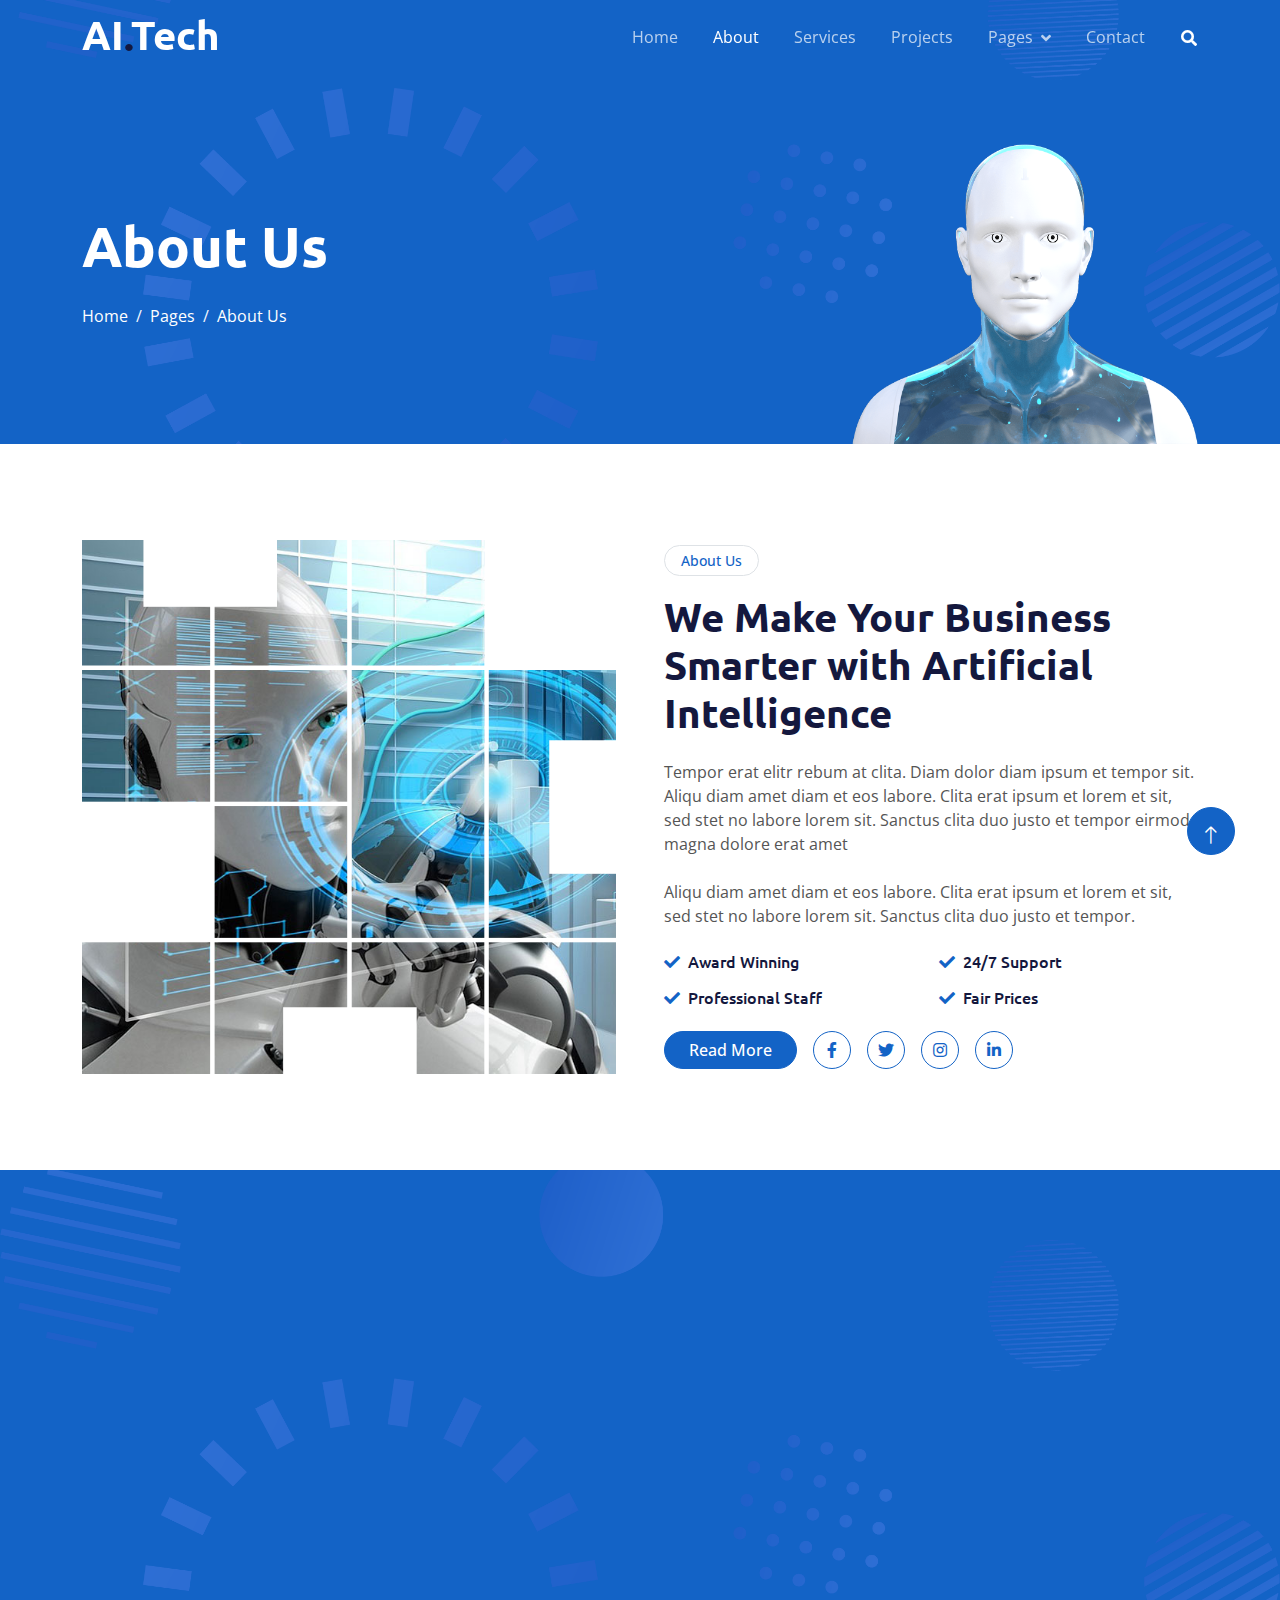
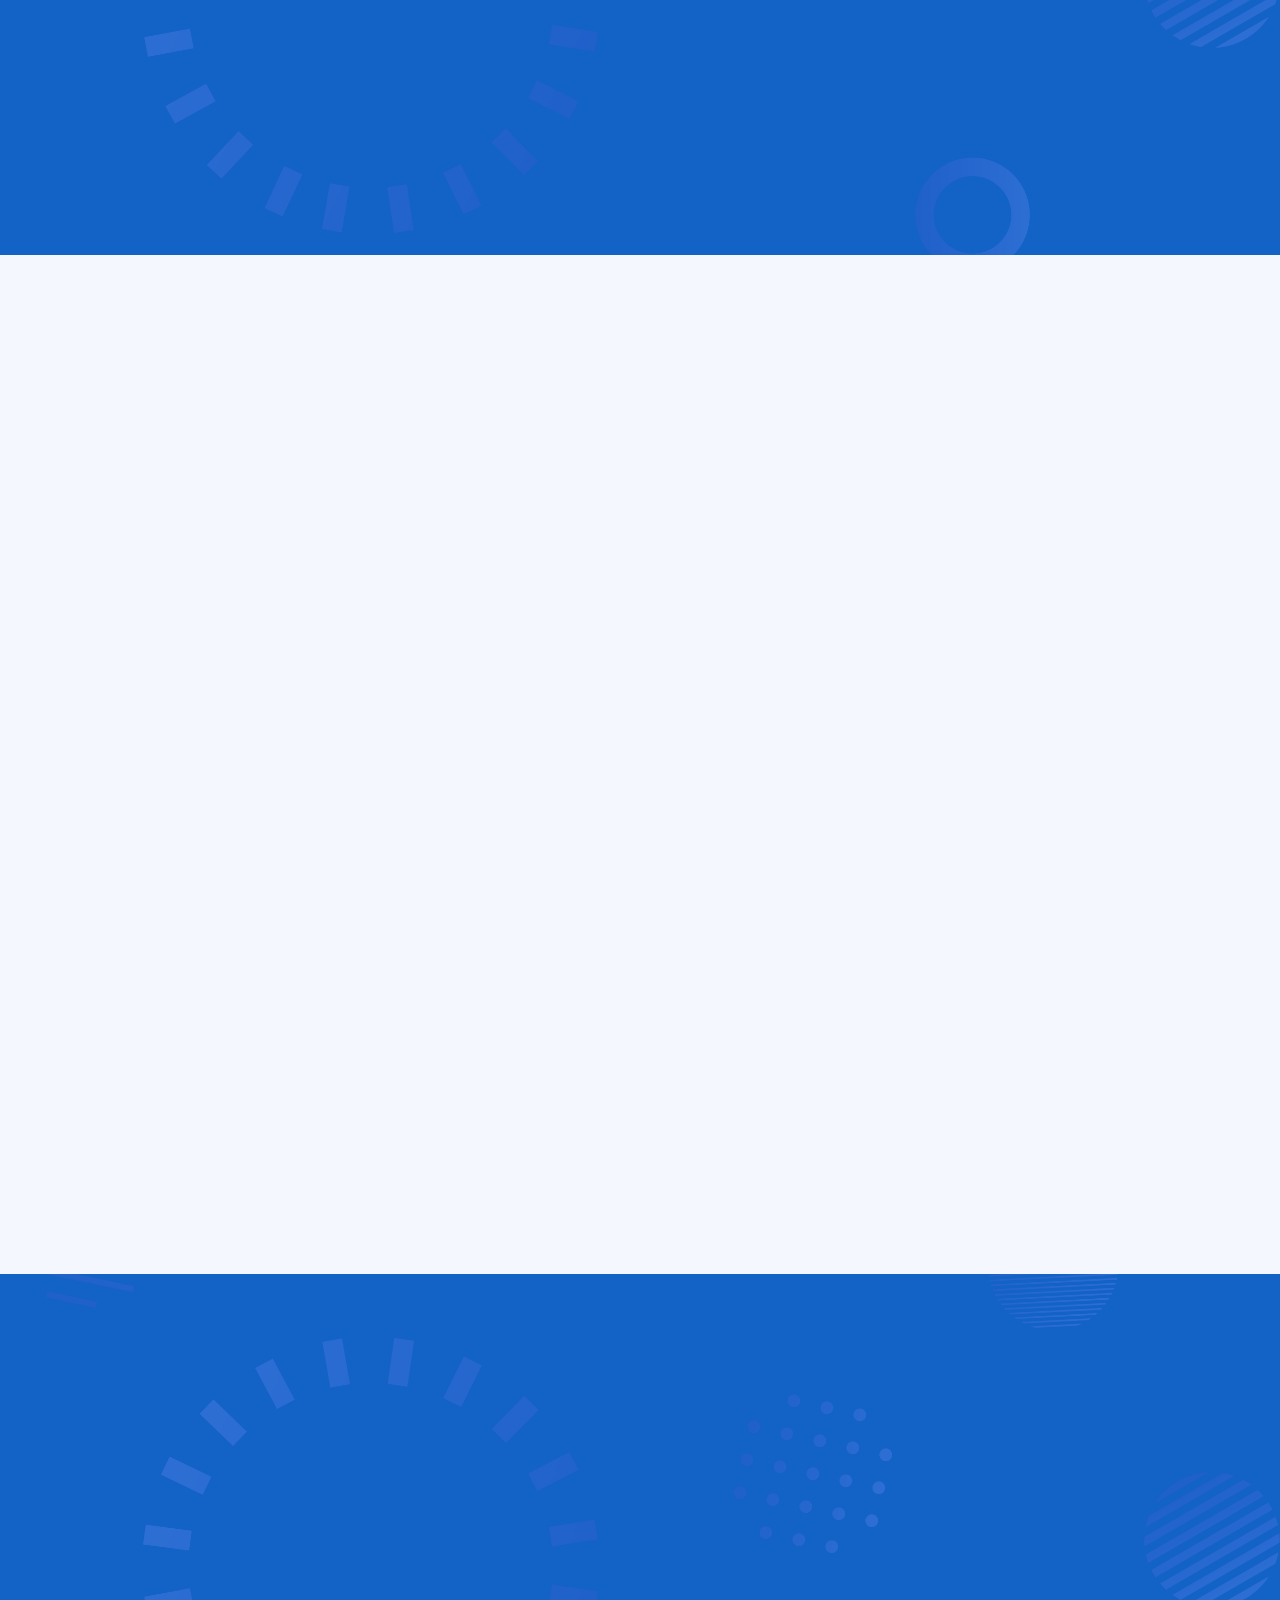
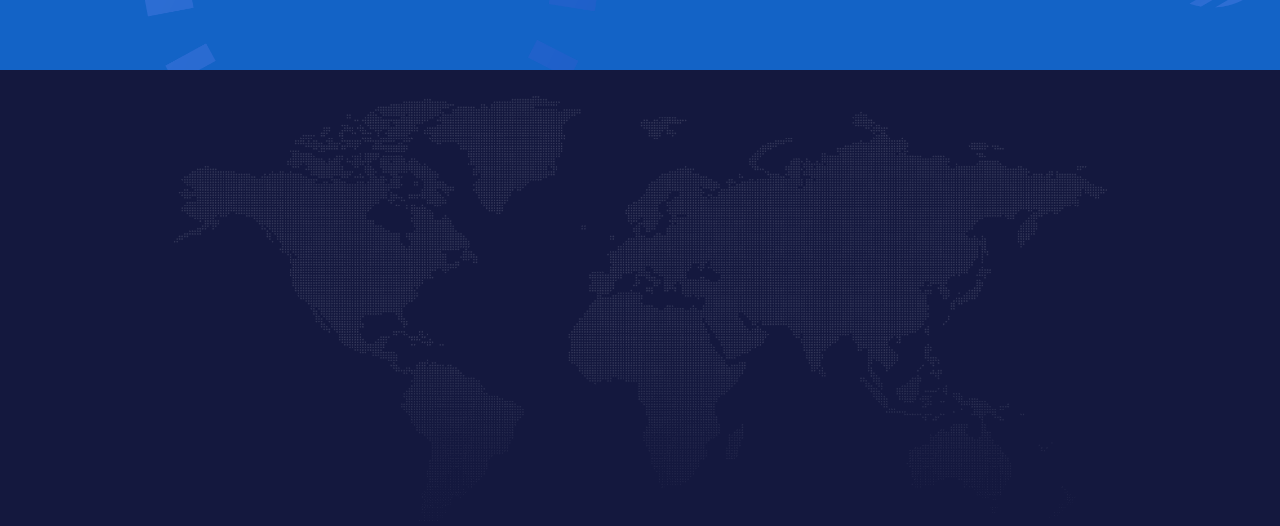
<file: about.html>
<!DOCTYPE html>
<html lang="en">

<head>
    <meta charset="utf-8">
    <title>AI.Tech - Artificial Intelligence HTML Template</title>
    <meta content="width=device-width, initial-scale=1.0" name="viewport">
    <meta content="" name="keywords">
    <meta content="" name="description">

    <!-- Favicon -->
    <link href="img/favicon.ico" rel="icon">

    <!-- Google Web Fonts -->
    <link rel="preconnect" href="https://fonts.googleapis.com">
    <link rel="preconnect" href="https://fonts.gstatic.com" crossorigin>
    <link href="https://fonts.googleapis.com/css2?family=Open+Sans:wght@400;600&family=Ubuntu:wght@500;700&display=swap"
        rel="stylesheet">

    <!-- Icon Font Stylesheet -->
    <link href="https://cdnjs.cloudflare.com/ajax/libs/font-awesome/5.10.0/css/all.min.css" rel="stylesheet">
    <link href="https://cdn.jsdelivr.net/npm/bootstrap-icons@1.4.1/font/bootstrap-icons.css" rel="stylesheet">

    <!-- Libraries Stylesheet -->
    <link href="lib/animate/animate.min.css" rel="stylesheet">
    <link href="lib/owlcarousel/assets/owl.carousel.min.css" rel="stylesheet">

    <!-- Customized Bootstrap Stylesheet -->
    <link href="css/bootstrap.min.css" rel="stylesheet">

    <!-- Template Stylesheet -->
    <link href="css/style.css" rel="stylesheet">
</head>

<body>
    <!-- Spinner Start -->
    <div id="spinner"
        class="show bg-white position-fixed translate-middle w-100 vh-100 top-50 start-50 d-flex align-items-center justify-content-center">
        <div class="spinner-grow text-primary" style="width: 3rem; height: 3rem;" role="status">
            <span class="sr-only">Loading...</span>
        </div>
    </div>
    <!-- Spinner End -->


    <!-- Navbar Start -->
    <div class="container-fluid sticky-top">
        <div class="container">
            <nav class="navbar navbar-expand-lg navbar-dark p-0">
                <a href="index.html" class="navbar-brand">
                    <h1 class="text-white">AI<span class="text-dark">.</span>Tech</h1>
                </a>
                <button type="button" class="navbar-toggler ms-auto me-0" data-bs-toggle="collapse"
                    data-bs-target="#navbarCollapse">
                    <span class="navbar-toggler-icon"></span>
                </button>
                <div class="collapse navbar-collapse" id="navbarCollapse">
                    <div class="navbar-nav ms-auto">
                        <a href="index.html" class="nav-item nav-link">Home</a>
                        <a href="about.html" class="nav-item nav-link active">About</a>
                        <a href="service.html" class="nav-item nav-link">Services</a>
                        <a href="project.html" class="nav-item nav-link">Projects</a>
                        <div class="nav-item dropdown">
                            <a href="#" class="nav-link dropdown-toggle" data-bs-toggle="dropdown">Pages</a>
                            <div class="dropdown-menu bg-light mt-2">
                                <a href="feature.html" class="dropdown-item">Features</a>
                                <a href="team.html" class="dropdown-item">Our Team</a>
                                <a href="faq.html" class="dropdown-item">FAQs</a>
                                <a href="testimonial.html" class="dropdown-item">Testimonial</a>
                                <a href="404.html" class="dropdown-item">404 Page</a>
                            </div>
                        </div>
                        <a href="contact.html" class="nav-item nav-link">Contact</a>
                    </div>
                    <butaton type="button" class="btn text-white p-0 d-none d-lg-block" data-bs-toggle="modal"
                        data-bs-target="#searchModal"><i class="fa fa-search"></i></butaton>
                </div>
            </nav>
        </div>
    </div>
    <!-- Navbar End -->


    <!-- Hero Start -->
    <div class="container-fluid pt-5 bg-primary hero-header">
        <div class="container pt-5">
            <div class="row g-5 pt-5">
                <div class="col-lg-6 align-self-center text-center text-lg-start mb-lg-5">
                    <h1 class="display-4 text-white mb-4 animated slideInRight">About Us</h1>
                    <nav aria-label="breadcrumb">
                        <ol class="breadcrumb justify-content-center justify-content-lg-start mb-0">
                            <li class="breadcrumb-item"><a class="text-white" href="#">Home</a></li>
                            <li class="breadcrumb-item"><a class="text-white" href="#">Pages</a></li>
                            <li class="breadcrumb-item text-white active" aria-current="page">About Us</li>
                        </ol>
                    </nav>
                </div>
                <div class="col-lg-6 align-self-end text-center text-lg-end">
                    <img class="img-fluid" src="img/hero-img.png" alt="" style="max-height: 300px;">
                </div>
            </div>
        </div>
    </div>
    <!-- Hero End -->


    <!-- Full Screen Search Start -->
    <div class="modal fade" id="searchModal" tabindex="-1">
        <div class="modal-dialog modal-fullscreen">
            <div class="modal-content" style="background: rgba(20, 24, 62, 0.7);">
                <div class="modal-header border-0">
                    <button type="button" class="btn btn-square bg-white btn-close" data-bs-dismiss="modal"
                        aria-label="Close"></button>
                </div>
                <div class="modal-body d-flex align-items-center justify-content-center">
                    <div class="input-group" style="max-width: 600px;">
                        <input type="text" class="form-control bg-transparent border-light p-3"
                            placeholder="Type search keyword">
                        <button class="btn btn-light px-4"><i class="bi bi-search"></i></button>
                    </div>
                </div>
            </div>
        </div>
    </div>
    <!-- Full Screen Search End -->


    <!-- About Start -->
    <div class="container-fluid py-5">
        <div class="container py-5">
            <div class="row g-5 align-items-center">
                <div class="col-lg-6 wow fadeIn" data-wow-delay="0.1s">
                    <div class="about-img">
                        <img class="img-fluid" src="img/about-img.jpg">
                    </div>
                </div>
                <div class="col-lg-6 wow fadeIn" data-wow-delay="0.5s">
                    <div class="btn btn-sm border rounded-pill text-primary px-3 mb-3">About Us</div>
                    <h1 class="mb-4">We Make Your Business Smarter with Artificial Intelligence</h1>
                    <p class="mb-4">Tempor erat elitr rebum at clita. Diam dolor diam ipsum et tempor sit. Aliqu diam
                        amet diam et eos labore. Clita erat ipsum et lorem et sit, sed stet no labore lorem sit. Sanctus
                        clita duo justo et tempor eirmod magna dolore erat amet</p>
                    <p class="mb-4">Aliqu diam amet diam et eos labore. Clita erat ipsum et lorem et sit, sed stet no
                        labore lorem sit. Sanctus clita duo justo et tempor.</p>
                    <div class="row g-3">
                        <div class="col-sm-6">
                            <h6 class="mb-3"><i class="fa fa-check text-primary me-2"></i>Award Winning</h6>
                            <h6 class="mb-0"><i class="fa fa-check text-primary me-2"></i>Professional Staff</h6>
                        </div>
                        <div class="col-sm-6">
                            <h6 class="mb-3"><i class="fa fa-check text-primary me-2"></i>24/7 Support</h6>
                            <h6 class="mb-0"><i class="fa fa-check text-primary me-2"></i>Fair Prices</h6>
                        </div>
                    </div>
                    <div class="d-flex align-items-center mt-4">
                        <a class="btn btn-primary rounded-pill px-4 me-3" href="">Read More</a>
                        <a class="btn btn-outline-primary btn-square me-3" href=""><i class="fab fa-facebook-f"></i></a>
                        <a class="btn btn-outline-primary btn-square me-3" href=""><i class="fab fa-twitter"></i></a>
                        <a class="btn btn-outline-primary btn-square me-3" href=""><i class="fab fa-instagram"></i></a>
                        <a class="btn btn-outline-primary btn-square" href=""><i class="fab fa-linkedin-in"></i></a>
                    </div>
                </div>
            </div>
        </div>
    </div>
    <!-- About End -->


    <!-- Feature Start -->
    <div class="container-fluid bg-primary feature pt-5">
        <div class="container pt-5">
            <div class="row g-5">
                <div class="col-lg-6 align-self-center mb-md-5 pb-md-5 wow fadeIn" data-wow-delay="0.3s">
                    <div class="btn btn-sm border rounded-pill text-white px-3 mb-3">Why Choose Us</div>
                    <h1 class="text-white mb-4">We're Best in AI Industry with 10 Years of Experience</h1>
                    <p class="text-light mb-4">Aliqu diam amet diam et eos labore. Clita erat ipsum et lorem et sit, sed
                        stet no labore lorem sit. Sanctus clita duo justo et tempor</p>
                    <div class="d-flex align-items-center text-white mb-3">
                        <div class="btn-sm-square bg-white text-primary rounded-circle me-3">
                            <i class="fa fa-check"></i>
                        </div>
                        <span>Diam dolor diam ipsum et tempor sit</span>
                    </div>
                    <div class="d-flex align-items-center text-white mb-3">
                        <div class="btn-sm-square bg-white text-primary rounded-circle me-3">
                            <i class="fa fa-check"></i>
                        </div>
                        <span>Diam dolor diam ipsum et tempor sit</span>
                    </div>
                    <div class="d-flex align-items-center text-white mb-3">
                        <div class="btn-sm-square bg-white text-primary rounded-circle me-3">
                            <i class="fa fa-check"></i>
                        </div>
                        <span>Diam dolor diam ipsum et tempor sit</span>
                    </div>
                    <div class="row g-4 pt-3">
                        <div class="col-sm-6">
                            <div class="d-flex rounded p-3" style="background: rgba(256, 256, 256, 0.1);">
                                <i class="fa fa-home fa-3x text-white"></i>
                                <div class="ms-3">
                                    <h2 class="text-white mb-0" data-toggle="counter-up">9999</h2>
                                    <p class="text-white mb-0">Happy Clients</p>
                                </div>
                            </div>
                        </div>
                        <div class="col-sm-6">
                            <div class="d-flex rounded p-3" style="background: rgba(256, 256, 256, 0.1);">
                                <i class="fa fa-home fa-3x text-white"></i>
                                <div class="ms-3">
                                    <h2 class="text-white mb-0" data-toggle="counter-up">9999</h2>
                                    <p class="text-white mb-0">Project Complete</p>
                                </div>
                            </div>
                        </div>
                    </div>
                </div>
                <div class="col-lg-6 align-self-end text-center text-md-end wow fadeIn" data-wow-delay="0.5s">
                    <img class="img-fluid" src="img/feature.png" alt="">
                </div>
            </div>
        </div>
    </div>
    <!-- Feature End -->


    <!-- Team Start -->
    <div class="container-fluid bg-light py-5">
        <div class="container py-5">
            <div class="row g-5 align-items-center">
                <div class="col-lg-5 wow fadeIn" data-wow-delay="0.1s">
                    <div class="btn btn-sm border rounded-pill text-primary px-3 mb-3">Our Team</div>
                    <h1 class="mb-4">Meet Our Experienced Team Members</h1>
                    <p class="mb-4">Tempor erat elitr rebum at clita. Diam dolor diam ipsum et tempor sit. Aliqu diam
                        amet diam et eos labore. Clita erat ipsum et lorem et sit, sed stet no labore lorem sit. Sanctus
                        clita duo justo et tempor eirmod magna dolore erat amet</p>
                    <a class="btn btn-primary rounded-pill px-4" href="">Read More</a>
                </div>
                <div class="col-lg-7">
                    <div class="row g-4">
                        <div class="col-md-6">
                            <div class="row g-4">
                                <div class="col-12 wow fadeIn" data-wow-delay="0.1s">
                                    <div class="team-item bg-white text-center rounded p-4 pt-0">
                                        <img class="img-fluid rounded-circle p-4" src="img/team-1.jpg" alt="">
                                        <h5 class="mb-0">Boris Johnson</h5>
                                        <small>Founder & CEO</small>
                                        <div class="d-flex justify-content-center mt-3">
                                            <a class="btn btn-square btn-primary m-1" href=""><i
                                                    class="fab fa-facebook-f"></i></a>
                                            <a class="btn btn-square btn-primary m-1" href=""><i
                                                    class="fab fa-twitter"></i></a>
                                            <a class="btn btn-square btn-primary m-1" href=""><i
                                                    class="fab fa-instagram"></i></a>
                                            <a class="btn btn-square btn-primary m-1" href=""><i
                                                    class="fab fa-linkedin-in"></i></a>
                                        </div>
                                    </div>
                                </div>
                                <div class="col-12 wow fadeIn" data-wow-delay="0.5s">
                                    <div class="team-item bg-white text-center rounded p-4 pt-0">
                                        <img class="img-fluid rounded-circle p-4" src="img/team-2.jpg" alt="">
                                        <h5 class="mb-0">Adam Crew</h5>
                                        <small>Executive Manager</small>
                                        <div class="d-flex justify-content-center mt-3">
                                            <a class="btn btn-square btn-primary m-1" href=""><i
                                                    class="fab fa-facebook-f"></i></a>
                                            <a class="btn btn-square btn-primary m-1" href=""><i
                                                    class="fab fa-twitter"></i></a>
                                            <a class="btn btn-square btn-primary m-1" href=""><i
                                                    class="fab fa-instagram"></i></a>
                                            <a class="btn btn-square btn-primary m-1" href=""><i
                                                    class="fab fa-linkedin-in"></i></a>
                                        </div>
                                    </div>
                                </div>
                            </div>
                        </div>
                        <div class="col-md-6 pt-md-4">
                            <div class="row g-4">
                                <div class="col-12 wow fadeIn" data-wow-delay="0.3s">
                                    <div class="team-item bg-white text-center rounded p-4 pt-0">
                                        <img class="img-fluid rounded-circle p-4" src="img/team-3.jpg" alt="">
                                        <h5 class="mb-0">Kate Winslet</h5>
                                        <small>Co Founder</small>
                                        <div class="d-flex justify-content-center mt-3">
                                            <a class="btn btn-square btn-primary m-1" href=""><i
                                                    class="fab fa-facebook-f"></i></a>
                                            <a class="btn btn-square btn-primary m-1" href=""><i
                                                    class="fab fa-twitter"></i></a>
                                            <a class="btn btn-square btn-primary m-1" href=""><i
                                                    class="fab fa-instagram"></i></a>
                                            <a class="btn btn-square btn-primary m-1" href=""><i
                                                    class="fab fa-linkedin-in"></i></a>
                                        </div>
                                    </div>
                                </div>
                                <div class="col-12 wow fadeIn" data-wow-delay="0.7s">
                                    <div class="team-item bg-white text-center rounded p-4 pt-0">
                                        <img class="img-fluid rounded-circle p-4" src="img/team-4.jpg" alt="">
                                        <h5 class="mb-0">Cody Gardner</h5>
                                        <small>Project Manager</small>
                                        <div class="d-flex justify-content-center mt-3">
                                            <a class="btn btn-square btn-primary m-1" href=""><i
                                                    class="fab fa-facebook-f"></i></a>
                                            <a class="btn btn-square btn-primary m-1" href=""><i
                                                    class="fab fa-twitter"></i></a>
                                            <a class="btn btn-square btn-primary m-1" href=""><i
                                                    class="fab fa-instagram"></i></a>
                                            <a class="btn btn-square btn-primary m-1" href=""><i
                                                    class="fab fa-linkedin-in"></i></a>
                                        </div>
                                    </div>
                                </div>
                            </div>
                        </div>
                    </div>
                </div>
            </div>
        </div>
    </div>
    <!-- Team End -->


    <!-- Newsletter Start -->
    <div class="container-fluid bg-primary newsletter py-5">
        <div class="container">
            <div class="row g-5 align-items-center">
                <div class="col-md-5 ps-lg-0 pt-5 pt-md-0 text-start wow fadeIn" data-wow-delay="0.3s">
                    <img class="img-fluid" src="img/newsletter.png" alt="">
                </div>
                <div class="col-md-7 py-5 newsletter-text wow fadeIn" data-wow-delay="0.5s">
                    <div class="btn btn-sm border rounded-pill text-white px-3 mb-3">Newsletter</div>
                    <h1 class="text-white mb-4">Let's subscribe the newsletter</h1>
                    <div class="position-relative w-100 mt-3 mb-2">
                        <input class="form-control border-0 rounded-pill w-100 ps-4 pe-5" type="text"
                            placeholder="Enter Your Email" style="height: 48px;">
                        <button type="button" class="btn shadow-none position-absolute top-0 end-0 mt-1 me-2"><i
                                class="fa fa-paper-plane text-primary fs-4"></i></button>
                    </div>
                    <small class="text-white-50">Diam sed sed dolor stet amet eirmod</small>
                </div>
            </div>
        </div>
    </div>
    <!-- Newsletter End -->


    <!-- Footer Start -->
    <div class="container-fluid bg-dark text-white-50 footer pt-5">
        <div class="container py-5">
            <div class="row g-5">
                <div class="col-md-6 col-lg-3 wow fadeIn" data-wow-delay="0.1s">
                    <a href="index.html" class="d-inline-block mb-3">
                        <h1 class="text-white">AI<span class="text-primary">.</span>Tech</h1>
                    </a>
                    <p class="mb-0">Tempor erat elitr rebum at clita. Diam dolor diam ipsum et tempor sit. Aliqu diam
                        amet diam et eos labore. Clita erat ipsum et lorem et sit, sed stet no labore lorem sit. Sanctus
                        clita duo justo et tempor</p>
                </div>
                <div class="col-md-6 col-lg-3 wow fadeIn" data-wow-delay="0.3s">
                    <h5 class="text-white mb-4">Get In Touch</h5>
                    <p><i class="fa fa-map-marker-alt me-3"></i>123 Street, New York, USA</p>
                    <p><i class="fa fa-phone-alt me-3"></i>+012 345 67890</p>
                    <p><i class="fa fa-envelope me-3"></i>info@example.com</p>
                    <div class="d-flex pt-2">
                        <a class="btn btn-outline-light btn-social" href=""><i class="fab fa-twitter"></i></a>
                        <a class="btn btn-outline-light btn-social" href=""><i class="fab fa-facebook-f"></i></a>
                        <a class="btn btn-outline-light btn-social" href=""><i class="fab fa-youtube"></i></a>
                        <a class="btn btn-outline-light btn-social" href=""><i class="fab fa-instagram"></i></a>
                        <a class="btn btn-outline-light btn-social" href=""><i class="fab fa-linkedin-in"></i></a>
                    </div>
                </div>
                <div class="col-md-6 col-lg-3 wow fadeIn" data-wow-delay="0.5s">
                    <h5 class="text-white mb-4">Popular Link</h5>
                    <a class="btn btn-link" href="">About Us</a>
                    <a class="btn btn-link" href="">Contact Us</a>
                    <a class="btn btn-link" href="">Privacy Policy</a>
                    <a class="btn btn-link" href="">Terms & Condition</a>
                    <a class="btn btn-link" href="">Career</a>
                </div>
                <div class="col-md-6 col-lg-3 wow fadeIn" data-wow-delay="0.7s">
                    <h5 class="text-white mb-4">Our Services</h5>
                    <a class="btn btn-link" href="">Robotic Automation</a>
                    <a class="btn btn-link" href="">Machine learning</a>
                    <a class="btn btn-link" href="">Predictive Analysis</a>
                    <a class="btn btn-link" href="">Data Science</a>
                    <a class="btn btn-link" href="">Robot Technology</a>
                </div>
            </div>
        </div>
        <div class="container wow fadeIn" data-wow-delay="0.1s">
            <div class="copyright">
                <div class="row">
                    <div class="col-md-6 text-center text-md-start mb-3 mb-md-0">
                        &copy; <a class="border-bottom" href="#">Your Site Name</a>, All Right Reserved.

                        <!--/*** This template is free as long as you keep the footer author’s credit link/attribution link/backlink. If you'd like to use the template without the footer author’s credit link/attribution link/backlink, you can purchase the Credit Removal License from "https://htmlcodex.com/credit-removal". Thank you for your support. ***/-->
                        Designed By <a class="border-bottom" href="https://htmlcodex.com">HTML Codex</a>
                    </div>
                    <div class="col-md-6 text-center text-md-end">
                        <div class="footer-menu">
                            <a href="">Home</a>
                            <a href="">Cookies</a>
                            <a href="">Help</a>
                            <a href="">FAQs</a>
                        </div>
                    </div>
                </div>
            </div>
        </div>
    </div>
    <!-- Footer End -->


    <!-- Back to Top -->
    <a href="#" class="btn btn-lg btn-primary btn-lg-square back-to-top pt-2"><i class="bi bi-arrow-up"></i></a>


    <!-- JavaScript Libraries -->
    <script src="https://ajax.googleapis.com/ajax/libs/jquery/3.6.1/jquery.min.js"></script>
    <script src="https://cdn.jsdelivr.net/npm/bootstrap@5.0.0/dist/js/bootstrap.bundle.min.js"></script>
    <script src="lib/wow/wow.min.js"></script>
    <script src="lib/easing/easing.min.js"></script>
    <script src="lib/waypoints/waypoints.min.js"></script>
    <script src="lib/counterup/counterup.min.js"></script>
    <script src="lib/owlcarousel/owl.carousel.min.js"></script>

    <!-- Template Javascript -->
    <script src="js/main.js"></script>
</body>

</html>
</file>
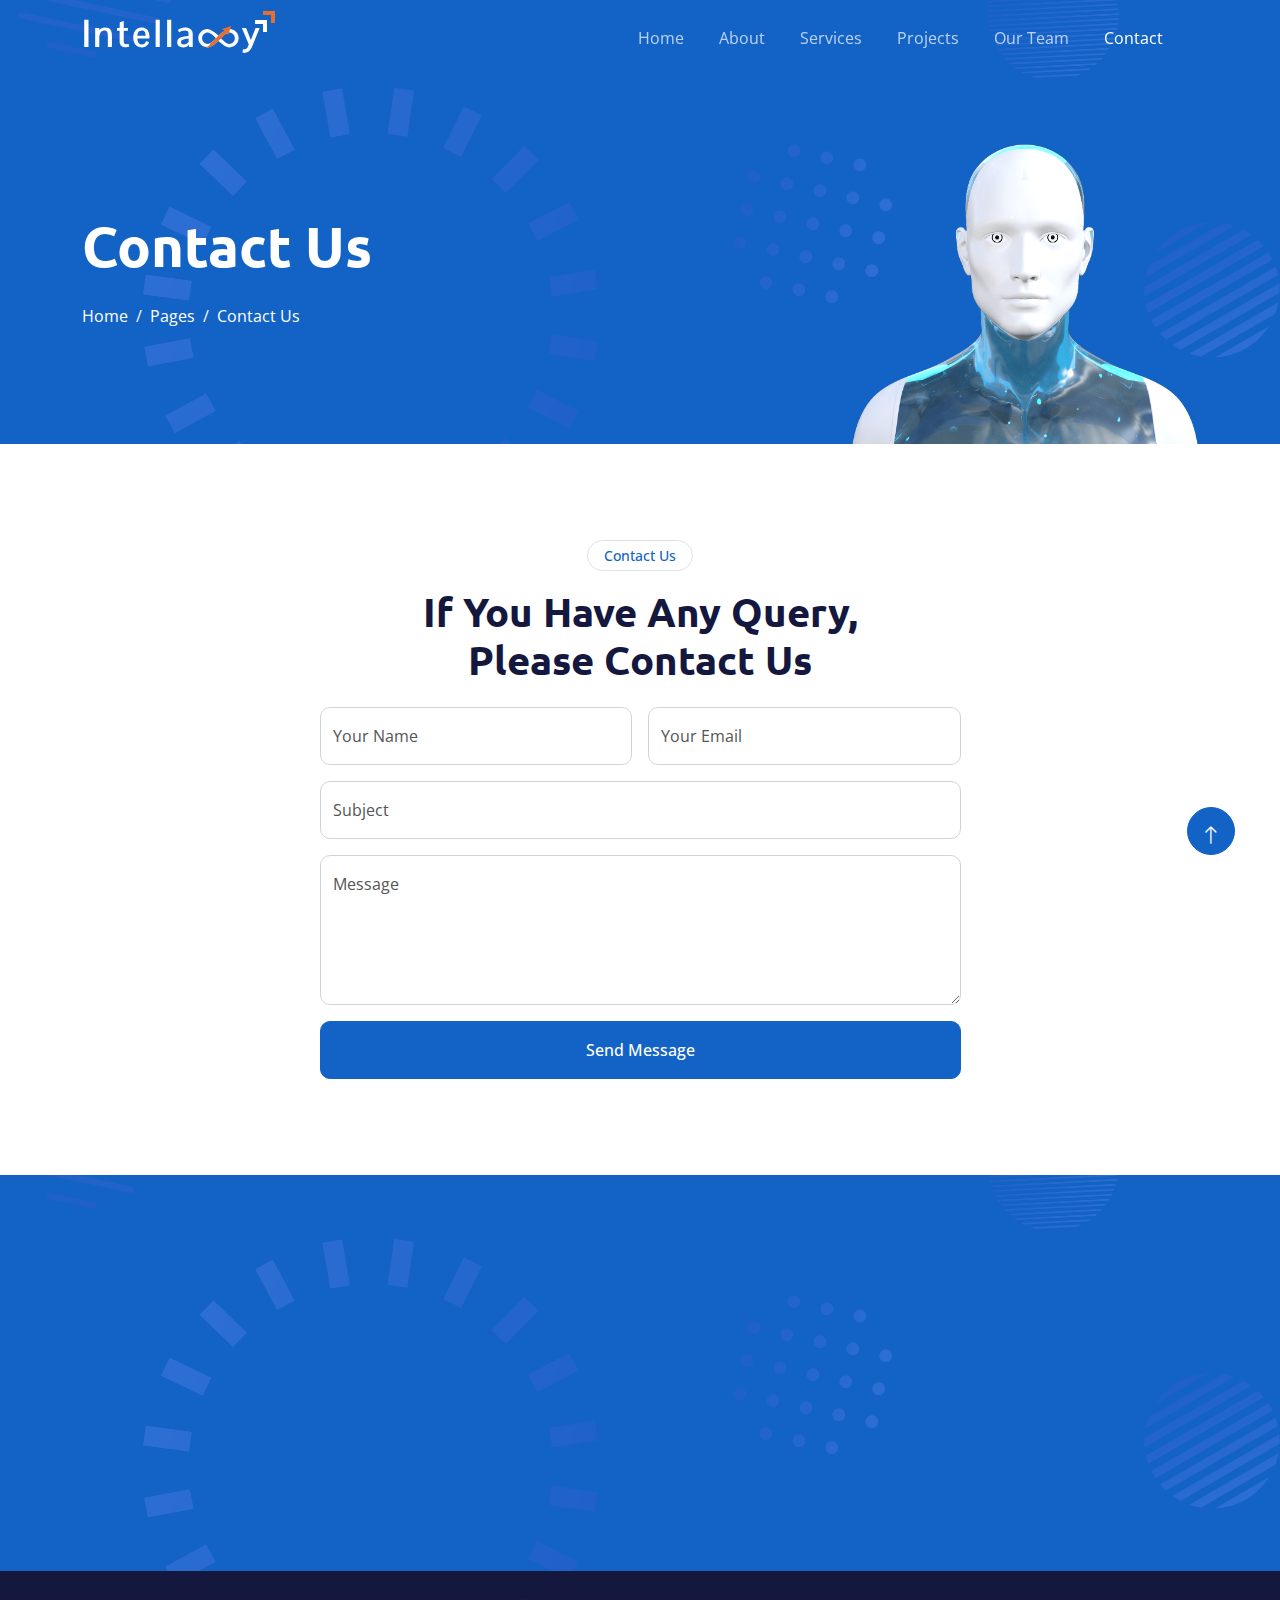
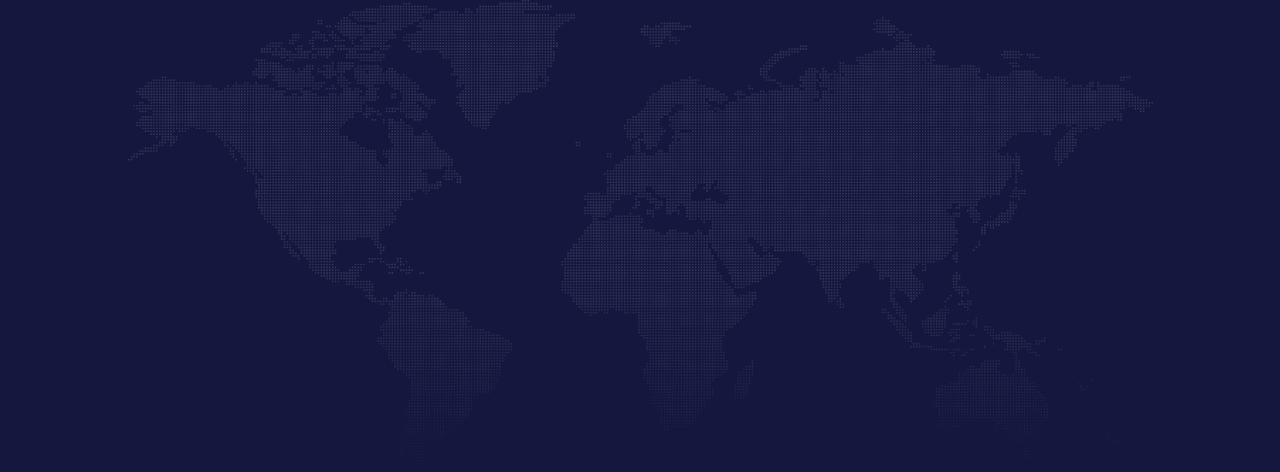
<file: contact.html>
<!DOCTYPE html>
<html lang="en">

<head>
    <meta charset="utf-8">
    <title>Intellaxy</title>
    <meta content="width=device-width, initial-scale=1.0" name="viewport">
    <meta content="" name="keywords">
    <meta content="" name="description">

    <!-- Favicon -->
    <link href="img/favicon.ico" rel="icon">

    <!-- Google Web Fonts -->
    <link rel="preconnect" href="https://fonts.googleapis.com">
    <link rel="preconnect" href="https://fonts.gstatic.com" crossorigin>
    <link href="https://fonts.googleapis.com/css2?family=Open+Sans:wght@400;600&family=Ubuntu:wght@500;700&display=swap"
        rel="stylesheet">

    <!-- Icon Font Stylesheet -->
    <link href="https://cdnjs.cloudflare.com/ajax/libs/font-awesome/5.10.0/css/all.min.css" rel="stylesheet">
    <link href="https://cdn.jsdelivr.net/npm/bootstrap-icons@1.4.1/font/bootstrap-icons.css" rel="stylesheet">

    <!-- Libraries Stylesheet -->
    <link href="lib/animate/animate.min.css" rel="stylesheet">
    <link href="lib/owlcarousel/assets/owl.carousel.min.css" rel="stylesheet">

    <!-- Customized Bootstrap Stylesheet -->
    <link href="css/bootstrap.min.css" rel="stylesheet">

    <!-- Template Stylesheet -->
    <link href="css/style.css" rel="stylesheet">
</head>

<body>
    <!-- Spinner Start -->
    <div id="spinner"
        class="show bg-white position-fixed translate-middle w-100 vh-100 top-50 start-50 d-flex align-items-center justify-content-center">
        <div class="spinner-grow text-primary" style="width: 3rem; height: 3rem;" role="status">
            <span class="sr-only">Loading...</span>
        </div>
    </div>
    <!-- Spinner End -->


    <!-- Navbar Start -->
    <div class="container-fluid sticky-top">
        <div class="container">
            <nav class="navbar navbar-expand-lg navbar-dark p-0">
                <a href="index.html" class="navbar-brand">
                    <img class="logo" src="img/Intellaxy logo White Transparent.svg">
                    <!-- <h1 class="text-white">AI<span class="text-dark">.</span>Tech</h1> -->
                </a>
                <button type="button" class="navbar-toggler ms-auto me-0" data-bs-toggle="collapse"
                    data-bs-target="#navbarCollapse">
                    <span class="navbar-toggler-icon"></span>
                </button>
                <div class="collapse navbar-collapse" id="navbarCollapse">
                    <div class="navbar-nav ms-auto">
                        <a href="index.html" class="nav-item nav-link">Home</a>
                        <a href="index.html#about-us" class="nav-item nav-link">About</a>
                        <a href="index.html#our-services" class="nav-item nav-link">Services</a>
                        <a href="index.html#projects" class="nav-item nav-link">Projects</a>
                        <a href="index.html#our-team" class="nav-item nav-link">Our Team</a>
                        <!-- <div class="nav-item dropdown">
                            <a href="#" class="nav-link dropdown-toggle" data-bs-toggle="dropdown">Pages</a>
                            <div class="dropdown-menu bg-light mt-2">
                                <a href="feature.html" class="dropdown-item">Features</a>
                                <a href="team.html" class="dropdown-item">Our Team</a>
                                <a href="faq.html" class="dropdown-item">FAQs</a>
                                <a href="testimonial.html" class="dropdown-item">Testimonial</a>
                                <a href="404.html" class="dropdown-item">404 Page</a>
                            </div>
                        </div> -->
                        <a href="contact.html" class="nav-item nav-link active">Contact</a>
                    </div>
                    <!-- <butaton type="button" class="btn text-white p-0 d-none d-lg-block" data-bs-toggle="modal"
                        data-bs-target="#searchModal"><i class="fa fa-search"></i></butaton> -->
                </div>
            </nav>
        </div>
    </div>
    <!-- Navbar End -->


    <!-- Hero Start -->
    <div class="container-fluid pt-5 bg-primary hero-header">
        <div class="container pt-5">
            <div class="row g-5 pt-5">
                <div class="col-lg-6 align-self-center text-center text-lg-start mb-lg-5">
                    <h1 class="display-4 text-white mb-4 animated slideInRight">Contact Us</h1>
                    <nav aria-label="breadcrumb">
                        <ol class="breadcrumb justify-content-center justify-content-lg-start mb-0">
                            <li class="breadcrumb-item"><a class="text-white" href="#">Home</a></li>
                            <li class="breadcrumb-item"><a class="text-white" href="#">Pages</a></li>
                            <li class="breadcrumb-item text-white active" aria-current="page">Contact Us</li>
                        </ol>
                    </nav>
                </div>
                <div class="col-lg-6 align-self-end text-center text-lg-end">
                    <img class="img-fluid" src="img/hero-img.png" alt="" style="max-height: 300px;">
                </div>
            </div>
        </div>
    </div>
    <!-- Hero End -->


    <!-- Full Screen Search Start -->
    <div class="modal fade" id="searchModal" tabindex="-1">
        <div class="modal-dialog modal-fullscreen">
            <div class="modal-content" style="background: rgba(20, 24, 62, 0.7);">
                <div class="modal-header border-0">
                    <button type="button" class="btn btn-square bg-white btn-close" data-bs-dismiss="modal"
                        aria-label="Close"></button>
                </div>
                <div class="modal-body d-flex align-items-center justify-content-center">
                    <div class="input-group" style="max-width: 600px;">
                        <input type="text" class="form-control bg-transparent border-light p-3"
                            placeholder="Type search keyword">
                        <button class="btn btn-light px-4"><i class="bi bi-search"></i></button>
                    </div>
                </div>
            </div>
        </div>
    </div>
    <!-- Full Screen Search End -->


    <!-- Contact Start -->
    <div class="container-fluid py-5">
        <div class="container py-5">
            <div class="mx-auto text-center wow fadeIn" data-wow-delay="0.1s" style="max-width: 500px;">
                <div class="btn btn-sm border rounded-pill text-primary px-3 mb-3">Contact Us</div>
                <h1 class="mb-4">If You Have Any Query, Please Contact Us</h1>
            </div>
            <div class="row justify-content-center">
                <div class="col-lg-7">
                    <!-- <p class="text-center mb-4">The contact form is currently inactive. Get a functional and working contact form with Ajax & PHP in a few minutes. Just copy and paste the files, add a little code and you're done. <a href="https://htmlcodex.com/contact-form">Download Now</a>.</p> -->
                    <div class="wow fadeIn" data-wow-delay="0.3s">
                        <form method="POST" id="contactForm">
                            <div class="row g-3">
                                <div class="col-md-6">
                                    <div class="form-floating">
                                        <input type="text" class="form-control" id="name" name="name" placeholder="Your Name">
                                        <label for="name">Your Name</label>
                                    </div>
                                </div>
                                <div class="col-md-6">
                                    <div class="form-floating">
                                        <input type="email" class="form-control" id="email" name="email" placeholder="Your Email">
                                        <label for="email">Your Email</label>
                                    </div>
                                </div>
                                <div class="col-12">
                                    <div class="form-floating">
                                        <input type="text" class="form-control" id="subject" placeholder="Subject">
                                        <label for="subject">Subject</label>
                                    </div>
                                </div>
                                <div class="col-12">
                                    <div class="form-floating">
                                        <textarea class="form-control" placeholder="Leave a message here" name="message" id="message" style="height: 150px"></textarea>
                                        <label for="message">Message</label>
                                    </div>
                                </div>
                                <div class="col-12">
                                    <button class="btn btn-primary w-100 py-3" type="submit">Send Message</button>
                                </div>
                            </div>
                        </form>
                        <div id="result"></div>
                    </div>
                </div>
            </div>
        </div>
    </div>
    <!-- Contact End -->
        

    <!-- Newsletter Start -->
    <div class="container-fluid bg-primary newsletter py-5">
        <div class="container">
            <div class="row g-5 align-items-center">
                <div class="col-md-5 ps-lg-0 pt-5 pt-md-0 text-start wow fadeIn" data-wow-delay="0.3s">
                    <img class="img-fluid" src="img/newsletter.png" alt="">
                </div>
                <div class="col-md-7 py-5 newsletter-text wow fadeIn" data-wow-delay="0.5s">
                    <div class="btn btn-sm border rounded-pill text-white px-3 mb-3">Newsletter</div>
                    <h1 class="text-white mb-4">Subscribe the newsletter</h1>
                    <div class="position-relative w-100 mt-3 mb-2">
                        <input class="form-control border-0 rounded-pill w-100 ps-4 pe-5" type="text"
                            placeholder="Enter Your Email" style="height: 48px;">
                        <button type="button" class="btn shadow-none position-absolute top-0 end-0 mt-1 me-2"><i
                                class="fa fa-paper-plane text-primary fs-4"></i></button>
                    </div>
                    <!-- <small class="text-white-50">Diam sed sed dolor stet amet eirmod</small> -->
                </div>
            </div>
        </div>
    </div>
    <!-- Newsletter End -->


    <!-- Footer Start -->
    <div class="container-fluid bg-dark text-white-50 footer pt-5">
        <div class="container py-5">
            <div class="row g-5">
                <div class="col-md-6 col-lg-3 wow fadeIn" data-wow-delay="0.1s">
                    <a href="index.html" class="d-inline-block mb-3">
                        <h1 class="text-white">Intellaxy</h1>
                    </a>
                    <p class="mb-0">A company that prioritizes disruptive or human-centered innovation, then applies intelligence to refine.</p>
                </div>
                <div class="col-md-6 col-lg-3 wow fadeIn" data-wow-delay="0.3s">
                    <h5 class="text-white mb-4">Get In Touch</h5>
                    <p><i class="fa fa-map-marker-alt me-3"></i>1-98/5/2A, Vittal Nagar, Madhapur, Hitech City, Hyderabad-500081</p>
                    <p><i class="fa fa-phone-alt me-3"></i>+91 8919478032</p>
                    <p><i class="fa fa-envelope me-3"></i>support@intellaxy.com</p>
                    <div class="d-flex pt-2">
                        <a class="btn btn-outline-light btn-social" target="_blank" href="https://x.com/IntellaxyTech"><i class="fab fa-twitter"></i></a>
                        <!-- <a class="btn btn-outline-light btn-social" href=""><i class="fab fa-facebook-f"></i></a>
                        <a class="btn btn-outline-light btn-social" href=""><i class="fab fa-youtube"></i></a>
                        <a class="btn btn-outline-light btn-social" href=""><i class="fab fa-instagram"></i></a> -->
                        <a class="btn btn-outline-light btn-social" target="_blank" href="https://www.linkedin.com/company/intellaxy-technology-solutions/"><i class="fab fa-linkedin-in"></i></a>
                    </div>
                </div>
                <div class="col-md-6 col-lg-3 wow fadeIn" data-wow-delay="0.5s">
                    <h5 class="text-white mb-4">Popular Link</h5>
                    <a class="btn btn-link" href="index.html#about-us">About Us</a>
                    <a class="btn btn-link" href="contact.html">Contact Us</a>
                    <a class="btn btn-link" href="#">Privacy Policy</a>
                    <a class="btn btn-link" href="#">Terms & Condition</a>
                    <a class="btn btn-link" href="#">Career</a>
                </div>
                <div class="col-md-6 col-lg-3 wow fadeIn" data-wow-delay="0.7s">
                    <h5 class="text-white mb-4">Our Services</h5>
                    <a class="btn btn-link" href="#">AI Consulting & Biz Ops Optimization</a>
                    <a class="btn btn-link" href="#">Emerging Technologies</a>
                    <a class="btn btn-link" href="#">Data Management & Analytics</a>
                    <a class="btn btn-link" href="#">Digital Products Development</a>
                    <!-- <a class="btn btn-link" href="">Robot Technology</a> -->
                </div>
            </div>
        </div>
        <div class="container wow fadeIn" data-wow-delay="0.1s">
            <div class="copyright">
                <div class="row">
                    <div class="col-md-6 text-center text-md-start mb-3 mb-md-0">
                        &copy; <a class="border-bottom" href="index.html">Copyright @2025 | Intellaxy Technology Solutions Private Limited | All Rights Reserved</a>.

                        <!--/*** This template is free as long as you keep the footer author’s credit link/attribution link/backlink. If you'd like to use the template without the footer author’s credit link/attribution link/backlink, you can purchase the Credit Removal License from "https://htmlcodex.com/credit-removal". Thank you for your support. ***/-->
                        <!-- Designed By <a class="border-bottom" href="https://htmlcodex.com">HTML Codex</a> -->
                    </div>
                    <div class="col-md-6 text-center text-md-end">
                        <div class="footer-menu">
                            <a href="index.html">Home</a>
                            <a href="#">Cookies</a>
                            <a href="#">Help</a>
                            <a href="#">FAQs</a>
                        </div>
                    </div>
                </div>
            </div>
        </div>
    </div>
    <!-- Footer End -->


    <!-- Back to Top -->
    <a href="#" class="btn btn-lg btn-primary btn-lg-square back-to-top pt-2"><i class="bi bi-arrow-up"></i></a>


    <!-- JavaScript Libraries -->
    <script src="https://ajax.googleapis.com/ajax/libs/jquery/3.6.1/jquery.min.js"></script>
    <script src="https://cdn.jsdelivr.net/npm/bootstrap@5.0.0/dist/js/bootstrap.bundle.min.js"></script>
    <script src="lib/wow/wow.min.js"></script>
    <script src="lib/easing/easing.min.js"></script>
    <script src="lib/waypoints/waypoints.min.js"></script>
    <script src="lib/counterup/counterup.min.js"></script>
    <script src="lib/owlcarousel/owl.carousel.min.js"></script>

    <!-- Template Javascript -->
    <script src="js/main.js"></script>
    <script>
      $("#contactForm").on("submit", function (e) {
        e.preventDefault();

        $.ajax({
          url: "send_mail.php",
          method: "POST",
          data: $(this).serialize(),
          success: function (response) {
            $("#result").html(response);
          },
        });
      });
    </script>
</body>

</html>
</file>
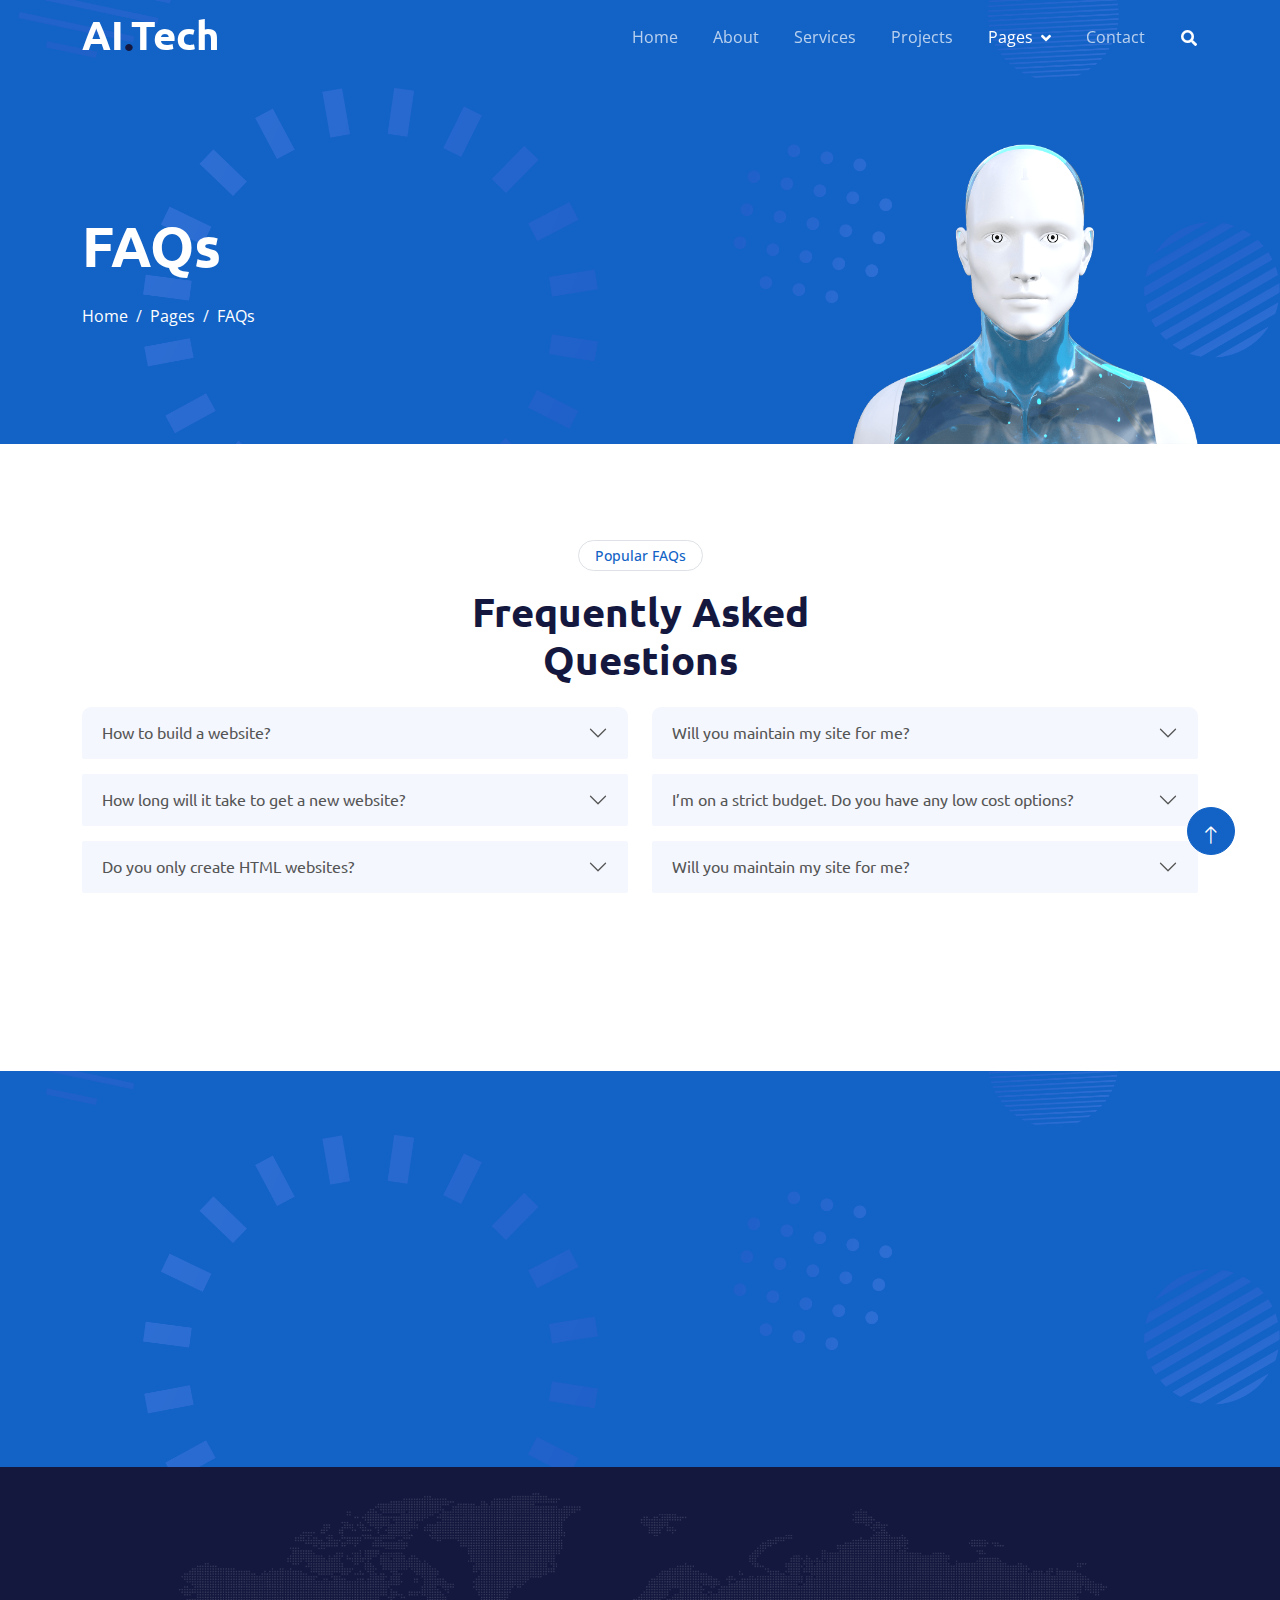
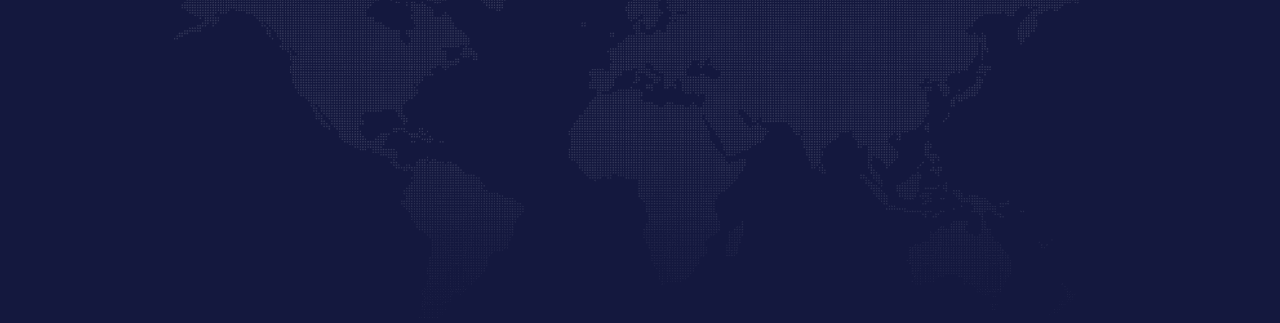
<file: faq.html>
<!DOCTYPE html>
<html lang="en">

<head>
    <meta charset="utf-8">
    <title>AI.Tech - Artificial Intelligence HTML Template</title>
    <meta content="width=device-width, initial-scale=1.0" name="viewport">
    <meta content="" name="keywords">
    <meta content="" name="description">

    <!-- Favicon -->
    <link href="img/favicon.ico" rel="icon">

    <!-- Google Web Fonts -->
    <link rel="preconnect" href="https://fonts.googleapis.com">
    <link rel="preconnect" href="https://fonts.gstatic.com" crossorigin>
    <link href="https://fonts.googleapis.com/css2?family=Open+Sans:wght@400;600&family=Ubuntu:wght@500;700&display=swap"
        rel="stylesheet">

    <!-- Icon Font Stylesheet -->
    <link href="https://cdnjs.cloudflare.com/ajax/libs/font-awesome/5.10.0/css/all.min.css" rel="stylesheet">
    <link href="https://cdn.jsdelivr.net/npm/bootstrap-icons@1.4.1/font/bootstrap-icons.css" rel="stylesheet">

    <!-- Libraries Stylesheet -->
    <link href="lib/animate/animate.min.css" rel="stylesheet">
    <link href="lib/owlcarousel/assets/owl.carousel.min.css" rel="stylesheet">

    <!-- Customized Bootstrap Stylesheet -->
    <link href="css/bootstrap.min.css" rel="stylesheet">

    <!-- Template Stylesheet -->
    <link href="css/style.css" rel="stylesheet">
</head>

<body>
    <!-- Spinner Start -->
    <div id="spinner"
        class="show bg-white position-fixed translate-middle w-100 vh-100 top-50 start-50 d-flex align-items-center justify-content-center">
        <div class="spinner-grow text-primary" style="width: 3rem; height: 3rem;" role="status">
            <span class="sr-only">Loading...</span>
        </div>
    </div>
    <!-- Spinner End -->


    <!-- Navbar Start -->
    <div class="container-fluid sticky-top">
        <div class="container">
            <nav class="navbar navbar-expand-lg navbar-dark p-0">
                <a href="index.html" class="navbar-brand">
                    <h1 class="text-white">AI<span class="text-dark">.</span>Tech</h1>
                </a>
                <button type="button" class="navbar-toggler ms-auto me-0" data-bs-toggle="collapse"
                    data-bs-target="#navbarCollapse">
                    <span class="navbar-toggler-icon"></span>
                </button>
                <div class="collapse navbar-collapse" id="navbarCollapse">
                    <div class="navbar-nav ms-auto">
                        <a href="index.html" class="nav-item nav-link">Home</a>
                        <a href="about.html" class="nav-item nav-link">About</a>
                        <a href="service.html" class="nav-item nav-link">Services</a>
                        <a href="project.html" class="nav-item nav-link">Projects</a>
                        <div class="nav-item dropdown">
                            <a href="#" class="nav-link dropdown-toggle active" data-bs-toggle="dropdown">Pages</a>
                            <div class="dropdown-menu bg-light mt-2">
                                <a href="feature.html" class="dropdown-item">Features</a>
                                <a href="team.html" class="dropdown-item">Our Team</a>
                                <a href="faq.html" class="dropdown-item active">FAQs</a>
                                <a href="testimonial.html" class="dropdown-item">Testimonial</a>
                                <a href="404.html" class="dropdown-item">404 Page</a>
                            </div>
                        </div>
                        <a href="contact.html" class="nav-item nav-link">Contact</a>
                    </div>
                    <butaton type="button" class="btn text-white p-0 d-none d-lg-block" data-bs-toggle="modal"
                        data-bs-target="#searchModal"><i class="fa fa-search"></i></butaton>
                </div>
            </nav>
        </div>
    </div>
    <!-- Navbar End -->


    <!-- Hero Start -->
    <div class="container-fluid pt-5 bg-primary hero-header">
        <div class="container pt-5">
            <div class="row g-5 pt-5">
                <div class="col-lg-6 align-self-center text-center text-lg-start mb-lg-5">
                    <h1 class="display-4 text-white mb-4 animated slideInRight">FAQs</h1>
                    <nav aria-label="breadcrumb">
                        <ol class="breadcrumb justify-content-center justify-content-lg-start mb-0">
                            <li class="breadcrumb-item"><a class="text-white" href="#">Home</a></li>
                            <li class="breadcrumb-item"><a class="text-white" href="#">Pages</a></li>
                            <li class="breadcrumb-item text-white active" aria-current="page">FAQs</li>
                        </ol>
                    </nav>
                </div>
                <div class="col-lg-6 align-self-end text-center text-lg-end">
                    <img class="img-fluid" src="img/hero-img.png" alt="" style="max-height: 300px;">
                </div>
            </div>
        </div>
    </div>
    <!-- Hero End -->


    <!-- Full Screen Search Start -->
    <div class="modal fade" id="searchModal" tabindex="-1">
        <div class="modal-dialog modal-fullscreen">
            <div class="modal-content" style="background: rgba(20, 24, 62, 0.7);">
                <div class="modal-header border-0">
                    <button type="button" class="btn btn-square bg-white btn-close" data-bs-dismiss="modal"
                        aria-label="Close"></button>
                </div>
                <div class="modal-body d-flex align-items-center justify-content-center">
                    <div class="input-group" style="max-width: 600px;">
                        <input type="text" class="form-control bg-transparent border-light p-3"
                            placeholder="Type search keyword">
                        <button class="btn btn-light px-4"><i class="bi bi-search"></i></button>
                    </div>
                </div>
            </div>
        </div>
    </div>
    <!-- Full Screen Search End -->


    <!-- FAQs Start -->
    <div class="container-fluid py-5">
        <div class="container py-5">
            <div class="mx-auto text-center wow fadeIn" data-wow-delay="0.1s" style="max-width: 500px;">
                <div class="btn btn-sm border rounded-pill text-primary px-3 mb-3">Popular FAQs</div>
                <h1 class="mb-4">Frequently Asked Questions</h1>
            </div>
            <div class="row">
                <div class="col-lg-6">
                    <div class="accordion" id="accordionFAQ1">
                        <div class="accordion-item wow fadeIn" data-wow-delay="0.1s">
                            <h2 class="accordion-header" id="headingOne">
                                <button class="accordion-button collapsed" type="button" data-bs-toggle="collapse"
                                    data-bs-target="#collapseOne" aria-expanded="false" aria-controls="collapseOne">
                                    How to build a website?
                                </button>
                            </h2>
                            <div id="collapseOne" class="accordion-collapse collapse" aria-labelledby="headingOne"
                                data-bs-parent="#accordionFAQ1">
                                <div class="accordion-body">
                                    Dolor nonumy tempor elitr et rebum ipsum sit duo duo. Diam sed sed magna et magna diam aliquyam amet dolore ipsum erat duo. Sit rebum magna duo labore no diam.
                                </div>
                            </div>
                        </div>
                        <div class="accordion-item wow fadeIn" data-wow-delay="0.2s">
                            <h2 class="accordion-header" id="headingTwo">
                                <button class="accordion-button collapsed" type="button" data-bs-toggle="collapse"
                                    data-bs-target="#collapseTwo" aria-expanded="false" aria-controls="collapseTwo">
                                    How long will it take to get a new website?
                                </button>
                            </h2>
                            <div id="collapseTwo" class="accordion-collapse collapse" aria-labelledby="headingTwo"
                                data-bs-parent="#accordionFAQ1">
                                <div class="accordion-body">
                                    Dolor nonumy tempor elitr et rebum ipsum sit duo duo. Diam sed sed magna et magna diam aliquyam amet dolore ipsum erat duo. Sit rebum magna duo labore no diam.
                                </div>
                            </div>
                        </div>
                        <div class="accordion-item wow fadeIn" data-wow-delay="0.3s">
                            <h2 class="accordion-header" id="headingThree">
                                <button class="accordion-button collapsed" type="button" data-bs-toggle="collapse"
                                    data-bs-target="#collapseThree" aria-expanded="false" aria-controls="collapseThree">
                                    Do you only create HTML websites?
                                </button>
                            </h2>
                            <div id="collapseThree" class="accordion-collapse collapse" aria-labelledby="headingThree"
                                data-bs-parent="#accordionFAQ1">
                                <div class="accordion-body">
                                    Dolor nonumy tempor elitr et rebum ipsum sit duo duo. Diam sed sed magna et magna diam aliquyam amet dolore ipsum erat duo. Sit rebum magna duo labore no diam.
                                </div>
                            </div>
                        </div>
                        <div class="accordion-item wow fadeIn" data-wow-delay="0.4s">
                            <h2 class="accordion-header" id="headingFour">
                                <button class="accordion-button collapsed" type="button" data-bs-toggle="collapse"
                                    data-bs-target="#collapseFour" aria-expanded="true" aria-controls="collapseFour">
                                    Will my website be mobile-friendly?
                                </button>
                            </h2>
                            <div id="collapseFour" class="accordion-collapse collapse" aria-labelledby="headingFour"
                                data-bs-parent="#accordionFAQ1">
                                <div class="accordion-body">
                                    Dolor nonumy tempor elitr et rebum ipsum sit duo duo. Diam sed sed magna et magna diam aliquyam amet dolore ipsum erat duo. Sit rebum magna duo labore no diam.
                                </div>
                            </div>
                        </div>
                    </div>
                </div>
                <div class="col-lg-6">
                    <div class="accordion" id="accordionFAQ2">
                        <div class="accordion-item wow fadeIn" data-wow-delay="0.5s">
                            <h2 class="accordion-header" id="headingFive">
                                <button class="accordion-button collapsed" type="button" data-bs-toggle="collapse"
                                    data-bs-target="#collapseFive" aria-expanded="false" aria-controls="collapseFive">
                                    Will you maintain my site for me?
                                </button>
                            </h2>
                            <div id="collapseFive" class="accordion-collapse collapse" aria-labelledby="headingFive"
                                data-bs-parent="#accordionFAQ2">
                                <div class="accordion-body">
                                    Dolor nonumy tempor elitr et rebum ipsum sit duo duo. Diam sed sed magna et magna diam aliquyam amet dolore ipsum erat duo. Sit rebum magna duo labore no diam.
                                </div>
                            </div>
                        </div>
                        <div class="accordion-item wow fadeIn" data-wow-delay="0.6s">
                            <h2 class="accordion-header" id="headingSix">
                                <button class="accordion-button collapsed" type="button" data-bs-toggle="collapse"
                                    data-bs-target="#collapseSix" aria-expanded="false" aria-controls="collapseSix">
                                    I’m on a strict budget. Do you have any low cost options?
                                </button>
                            </h2>
                            <div id="collapseSix" class="accordion-collapse collapse" aria-labelledby="headingSix"
                                data-bs-parent="#accordionFAQ2">
                                <div class="accordion-body">
                                    Dolor nonumy tempor elitr et rebum ipsum sit duo duo. Diam sed sed magna et magna diam aliquyam amet dolore ipsum erat duo. Sit rebum magna duo labore no diam.
                                </div>
                            </div>
                        </div>
                        <div class="accordion-item wow fadeIn" data-wow-delay="0.7s">
                            <h2 class="accordion-header" id="headingSeven">
                                <button class="accordion-button collapsed" type="button" data-bs-toggle="collapse"
                                    data-bs-target="#collapseSeven" aria-expanded="false" aria-controls="collapseSeven">
                                    Will you maintain my site for me?
                                </button>
                            </h2>
                            <div id="collapseSeven" class="accordion-collapse collapse" aria-labelledby="headingSeven"
                                data-bs-parent="#accordionFAQ2">
                                <div class="accordion-body">
                                    Dolor nonumy tempor elitr et rebum ipsum sit duo duo. Diam sed sed magna et magna diam aliquyam amet dolore ipsum erat duo. Sit rebum magna duo labore no diam.
                                </div>
                            </div>
                        </div>
                        <div class="accordion-item wow fadeIn" data-wow-delay="0.8s">
                            <h2 class="accordion-header" id="headingEight">
                                <button class="accordion-button collapsed" type="button" data-bs-toggle="collapse"
                                    data-bs-target="#collapseEight" aria-expanded="false" aria-controls="collapseEight">
                                    I’m on a strict budget. Do you have any low cost options?
                                </button>
                            </h2>
                            <div id="collapseEight" class="accordion-collapse collapse" aria-labelledby="headingEight"
                                data-bs-parent="#accordionFAQ2">
                                <div class="accordion-body">
                                    Dolor nonumy tempor elitr et rebum ipsum sit duo duo. Diam sed sed magna et magna diam aliquyam amet dolore ipsum erat duo. Sit rebum magna duo labore no diam.
                                </div>
                            </div>
                        </div>
                    </div>
                </div>
            </div>
        </div>
    </div>
    <!-- FAQs Start -->


    <!-- Newsletter Start -->
    <div class="container-fluid bg-primary newsletter py-5">
        <div class="container">
            <div class="row g-5 align-items-center">
                <div class="col-md-5 ps-lg-0 pt-5 pt-md-0 text-start wow fadeIn" data-wow-delay="0.3s">
                    <img class="img-fluid" src="img/newsletter.png" alt="">
                </div>
                <div class="col-md-7 py-5 newsletter-text wow fadeIn" data-wow-delay="0.5s">
                    <div class="btn btn-sm border rounded-pill text-white px-3 mb-3">Newsletter</div>
                    <h1 class="text-white mb-4">Let's subscribe the newsletter</h1>
                    <div class="position-relative w-100 mt-3 mb-2">
                        <input class="form-control border-0 rounded-pill w-100 ps-4 pe-5" type="text"
                            placeholder="Enter Your Email" style="height: 48px;">
                        <button type="button" class="btn shadow-none position-absolute top-0 end-0 mt-1 me-2"><i
                                class="fa fa-paper-plane text-primary fs-4"></i></button>
                    </div>
                    <small class="text-white-50">Diam sed sed dolor stet amet eirmod</small>
                </div>
            </div>
        </div>
    </div>
    <!-- Newsletter End -->


    <!-- Footer Start -->
    <div class="container-fluid bg-dark text-white-50 footer pt-5">
        <div class="container py-5">
            <div class="row g-5">
                <div class="col-md-6 col-lg-3 wow fadeIn" data-wow-delay="0.1s">
                    <a href="index.html" class="d-inline-block mb-3">
                        <h1 class="text-white">AI<span class="text-primary">.</span>Tech</h1>
                    </a>
                    <p class="mb-0">Tempor erat elitr rebum at clita. Diam dolor diam ipsum et tempor sit. Aliqu diam
                        amet diam et eos labore. Clita erat ipsum et lorem et sit, sed stet no labore lorem sit. Sanctus
                        clita duo justo et tempor</p>
                </div>
                <div class="col-md-6 col-lg-3 wow fadeIn" data-wow-delay="0.3s">
                    <h5 class="text-white mb-4">Get In Touch</h5>
                    <p><i class="fa fa-map-marker-alt me-3"></i>123 Street, New York, USA</p>
                    <p><i class="fa fa-phone-alt me-3"></i>+012 345 67890</p>
                    <p><i class="fa fa-envelope me-3"></i>info@example.com</p>
                    <div class="d-flex pt-2">
                        <a class="btn btn-outline-light btn-social" href=""><i class="fab fa-twitter"></i></a>
                        <a class="btn btn-outline-light btn-social" href=""><i class="fab fa-facebook-f"></i></a>
                        <a class="btn btn-outline-light btn-social" href=""><i class="fab fa-youtube"></i></a>
                        <a class="btn btn-outline-light btn-social" href=""><i class="fab fa-instagram"></i></a>
                        <a class="btn btn-outline-light btn-social" href=""><i class="fab fa-linkedin-in"></i></a>
                    </div>
                </div>
                <div class="col-md-6 col-lg-3 wow fadeIn" data-wow-delay="0.5s">
                    <h5 class="text-white mb-4">Popular Link</h5>
                    <a class="btn btn-link" href="">About Us</a>
                    <a class="btn btn-link" href="">Contact Us</a>
                    <a class="btn btn-link" href="">Privacy Policy</a>
                    <a class="btn btn-link" href="">Terms & Condition</a>
                    <a class="btn btn-link" href="">Career</a>
                </div>
                <div class="col-md-6 col-lg-3 wow fadeIn" data-wow-delay="0.7s">
                    <h5 class="text-white mb-4">Our Services</h5>
                    <a class="btn btn-link" href="">Robotic Automation</a>
                    <a class="btn btn-link" href="">Machine learning</a>
                    <a class="btn btn-link" href="">Predictive Analysis</a>
                    <a class="btn btn-link" href="">Data Science</a>
                    <a class="btn btn-link" href="">Robot Technology</a>
                </div>
            </div>
        </div>
        <div class="container wow fadeIn" data-wow-delay="0.1s">
            <div class="copyright">
                <div class="row">
                    <div class="col-md-6 text-center text-md-start mb-3 mb-md-0">
                        &copy; <a class="border-bottom" href="#">Your Site Name</a>, All Right Reserved.

                        <!--/*** This template is free as long as you keep the footer author’s credit link/attribution link/backlink. If you'd like to use the template without the footer author’s credit link/attribution link/backlink, you can purchase the Credit Removal License from "https://htmlcodex.com/credit-removal". Thank you for your support. ***/-->
                        Designed By <a class="border-bottom" href="https://htmlcodex.com">HTML Codex</a>
                    </div>
                    <div class="col-md-6 text-center text-md-end">
                        <div class="footer-menu">
                            <a href="">Home</a>
                            <a href="">Cookies</a>
                            <a href="">Help</a>
                            <a href="">FAQs</a>
                        </div>
                    </div>
                </div>
            </div>
        </div>
    </div>
    <!-- Footer End -->


    <!-- Back to Top -->
    <a href="#" class="btn btn-lg btn-primary btn-lg-square back-to-top pt-2"><i class="bi bi-arrow-up"></i></a>


    <!-- JavaScript Libraries -->
    <script src="https://ajax.googleapis.com/ajax/libs/jquery/3.6.1/jquery.min.js"></script>
    <script src="https://cdn.jsdelivr.net/npm/bootstrap@5.0.0/dist/js/bootstrap.bundle.min.js"></script>
    <script src="lib/wow/wow.min.js"></script>
    <script src="lib/easing/easing.min.js"></script>
    <script src="lib/waypoints/waypoints.min.js"></script>
    <script src="lib/counterup/counterup.min.js"></script>
    <script src="lib/owlcarousel/owl.carousel.min.js"></script>

    <!-- Template Javascript -->
    <script src="js/main.js"></script>
</body>

</html>
</file>
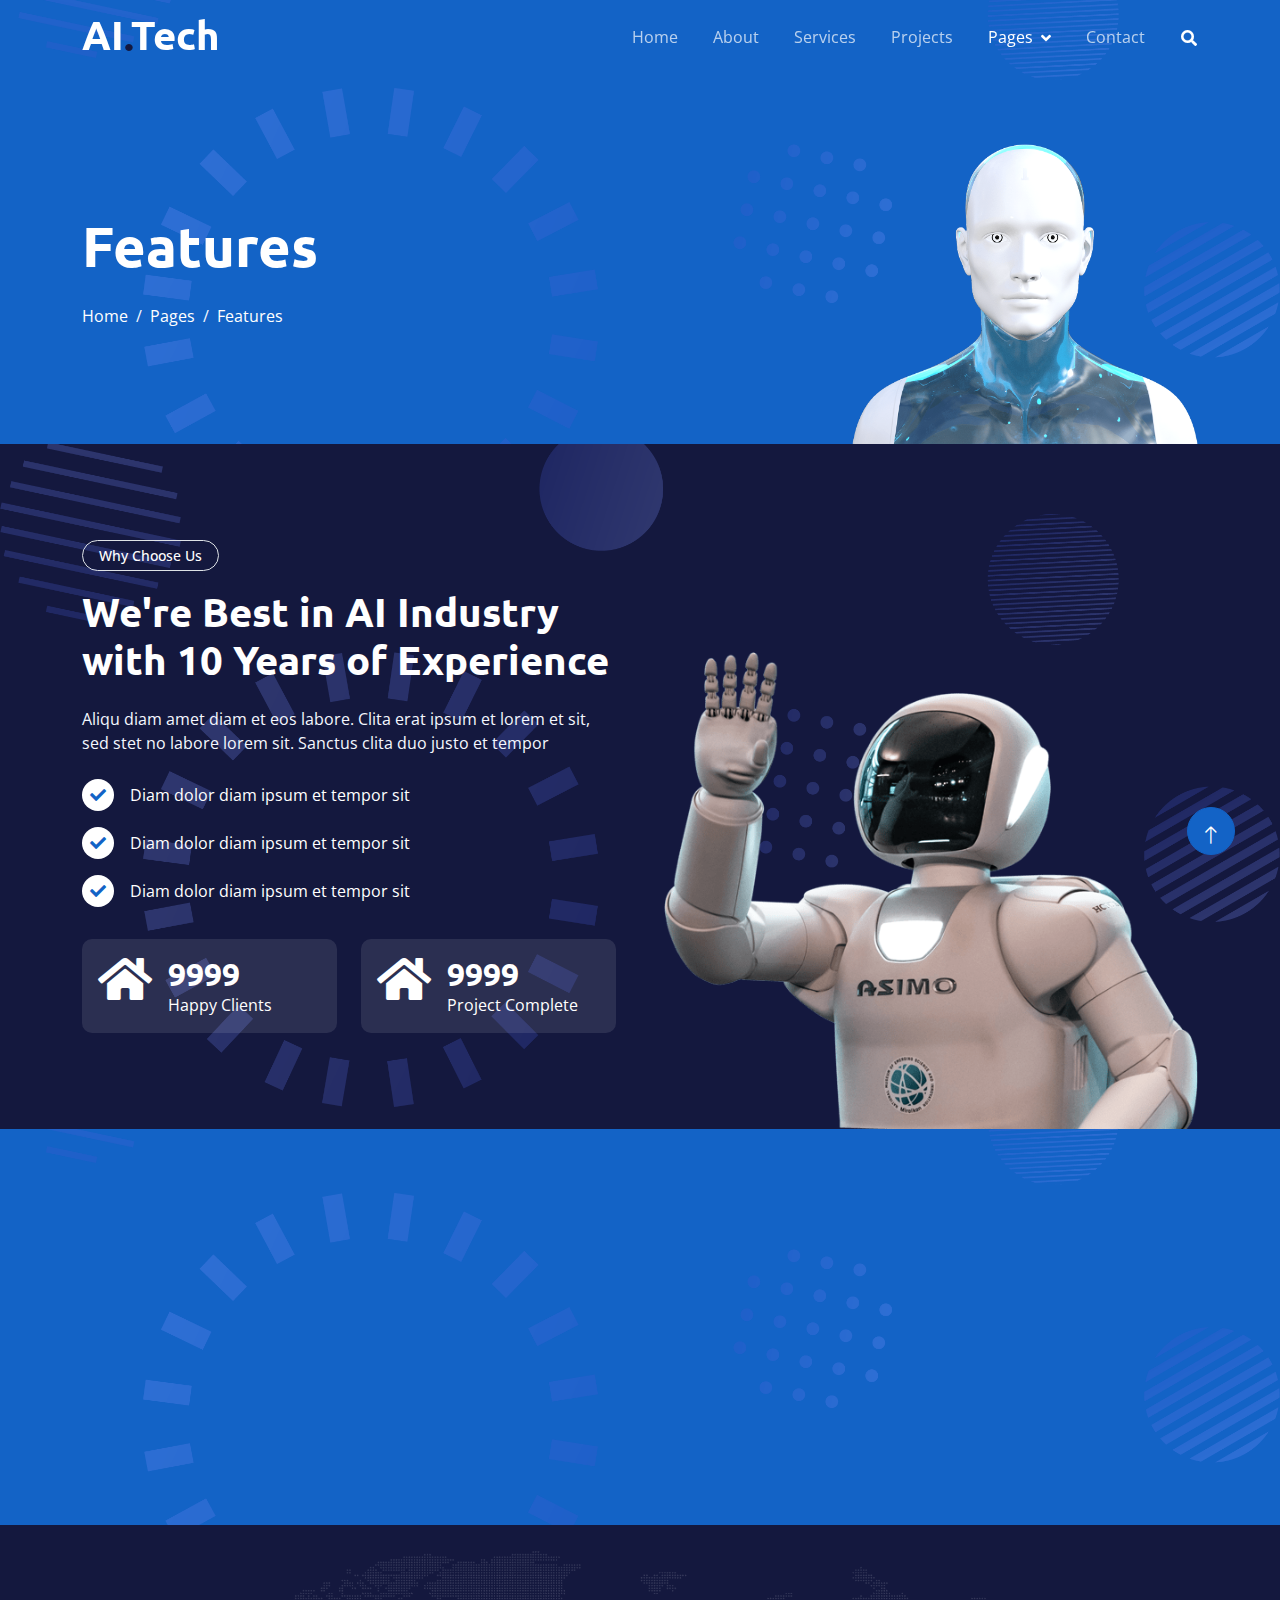
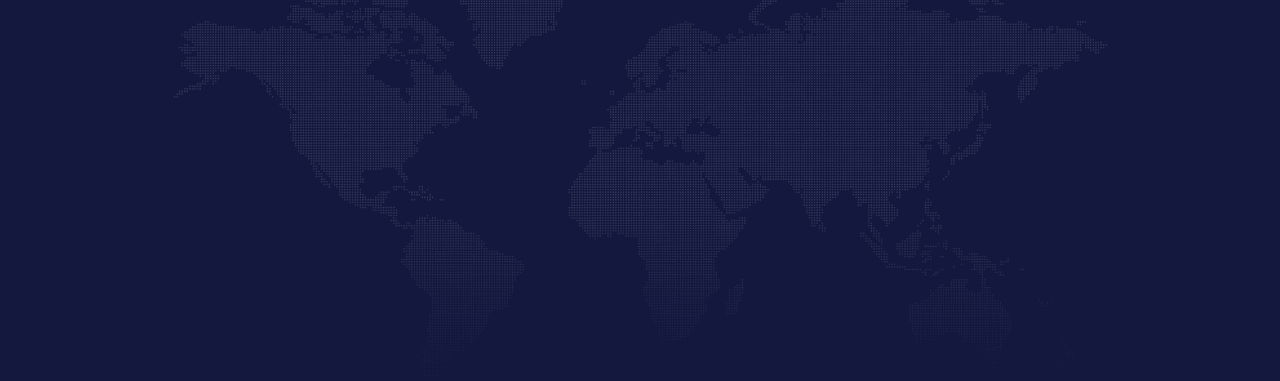
<file: feature.html>
<!DOCTYPE html>
<html lang="en">

<head>
    <meta charset="utf-8">
    <title>AI.Tech - Artificial Intelligence HTML Template</title>
    <meta content="width=device-width, initial-scale=1.0" name="viewport">
    <meta content="" name="keywords">
    <meta content="" name="description">

    <!-- Favicon -->
    <link href="img/favicon.ico" rel="icon">

    <!-- Google Web Fonts -->
    <link rel="preconnect" href="https://fonts.googleapis.com">
    <link rel="preconnect" href="https://fonts.gstatic.com" crossorigin>
    <link href="https://fonts.googleapis.com/css2?family=Open+Sans:wght@400;600&family=Ubuntu:wght@500;700&display=swap"
        rel="stylesheet">

    <!-- Icon Font Stylesheet -->
    <link href="https://cdnjs.cloudflare.com/ajax/libs/font-awesome/5.10.0/css/all.min.css" rel="stylesheet">
    <link href="https://cdn.jsdelivr.net/npm/bootstrap-icons@1.4.1/font/bootstrap-icons.css" rel="stylesheet">

    <!-- Libraries Stylesheet -->
    <link href="lib/animate/animate.min.css" rel="stylesheet">
    <link href="lib/owlcarousel/assets/owl.carousel.min.css" rel="stylesheet">

    <!-- Customized Bootstrap Stylesheet -->
    <link href="css/bootstrap.min.css" rel="stylesheet">

    <!-- Template Stylesheet -->
    <link href="css/style.css" rel="stylesheet">
</head>

<body>
    <!-- Spinner Start -->
    <div id="spinner"
        class="show bg-white position-fixed translate-middle w-100 vh-100 top-50 start-50 d-flex align-items-center justify-content-center">
        <div class="spinner-grow text-primary" style="width: 3rem; height: 3rem;" role="status">
            <span class="sr-only">Loading...</span>
        </div>
    </div>
    <!-- Spinner End -->


    <!-- Navbar Start -->
    <div class="container-fluid sticky-top">
        <div class="container">
            <nav class="navbar navbar-expand-lg navbar-dark p-0">
                <a href="index.html" class="navbar-brand">
                    <h1 class="text-white">AI<span class="text-dark">.</span>Tech</h1>
                </a>
                <button type="button" class="navbar-toggler ms-auto me-0" data-bs-toggle="collapse"
                    data-bs-target="#navbarCollapse">
                    <span class="navbar-toggler-icon"></span>
                </button>
                <div class="collapse navbar-collapse" id="navbarCollapse">
                    <div class="navbar-nav ms-auto">
                        <a href="index.html" class="nav-item nav-link">Home</a>
                        <a href="about.html" class="nav-item nav-link">About</a>
                        <a href="service.html" class="nav-item nav-link">Services</a>
                        <a href="project.html" class="nav-item nav-link">Projects</a>
                        <div class="nav-item dropdown">
                            <a href="#" class="nav-link dropdown-toggle active" data-bs-toggle="dropdown">Pages</a>
                            <div class="dropdown-menu bg-light mt-2">
                                <a href="feature.html" class="dropdown-item active">Features</a>
                                <a href="team.html" class="dropdown-item">Our Team</a>
                                <a href="faq.html" class="dropdown-item">FAQs</a>
                                <a href="testimonial.html" class="dropdown-item">Testimonial</a>
                                <a href="404.html" class="dropdown-item">404 Page</a>
                            </div>
                        </div>
                        <a href="contact.html" class="nav-item nav-link">Contact</a>
                    </div>
                    <butaton type="button" class="btn text-white p-0 d-none d-lg-block" data-bs-toggle="modal"
                        data-bs-target="#searchModal"><i class="fa fa-search"></i></butaton>
                </div>
            </nav>
        </div>
    </div>
    <!-- Navbar End -->


    <!-- Hero Start -->
    <div class="container-fluid pt-5 bg-primary hero-header">
        <div class="container pt-5">
            <div class="row g-5 pt-5">
                <div class="col-lg-6 align-self-center text-center text-lg-start mb-lg-5">
                    <h1 class="display-4 text-white mb-4 animated slideInRight">Features</h1>
                    <nav aria-label="breadcrumb">
                        <ol class="breadcrumb justify-content-center justify-content-lg-start mb-0">
                            <li class="breadcrumb-item"><a class="text-white" href="#">Home</a></li>
                            <li class="breadcrumb-item"><a class="text-white" href="#">Pages</a></li>
                            <li class="breadcrumb-item text-white active" aria-current="page">Features</li>
                        </ol>
                    </nav>
                </div>
                <div class="col-lg-6 align-self-end text-center text-lg-end">
                    <img class="img-fluid" src="img/hero-img.png" alt="" style="max-height: 300px;">
                </div>
            </div>
        </div>
    </div>
    <!-- Hero End -->


    <!-- Full Screen Search Start -->
    <div class="modal fade" id="searchModal" tabindex="-1">
        <div class="modal-dialog modal-fullscreen">
            <div class="modal-content" style="background: rgba(20, 24, 62, 0.7);">
                <div class="modal-header border-0">
                    <button type="button" class="btn btn-square bg-white btn-close" data-bs-dismiss="modal"
                        aria-label="Close"></button>
                </div>
                <div class="modal-body d-flex align-items-center justify-content-center">
                    <div class="input-group" style="max-width: 600px;">
                        <input type="text" class="form-control bg-transparent border-light p-3"
                            placeholder="Type search keyword">
                        <button class="btn btn-light px-4"><i class="bi bi-search"></i></button>
                    </div>
                </div>
            </div>
        </div>
    </div>
    <!-- Full Screen Search End -->


    <!-- Feature Start -->
    <div class="container-fluid bg-dark feature pt-5">
        <div class="container pt-5">
            <div class="row g-5">
                <div class="col-lg-6 align-self-center mb-md-5 pb-md-5 wow fadeIn" data-wow-delay="0.3s">
                    <div class="btn btn-sm border rounded-pill text-white px-3 mb-3">Why Choose Us</div>
                    <h1 class="text-white mb-4">We're Best in AI Industry with 10 Years of Experience</h1>
                    <p class="text-light mb-4">Aliqu diam amet diam et eos labore. Clita erat ipsum et lorem et sit, sed
                        stet no labore lorem sit. Sanctus clita duo justo et tempor</p>
                    <div class="d-flex align-items-center text-white mb-3">
                        <div class="btn-sm-square bg-white text-primary rounded-circle me-3">
                            <i class="fa fa-check"></i>
                        </div>
                        <span>Diam dolor diam ipsum et tempor sit</span>
                    </div>
                    <div class="d-flex align-items-center text-white mb-3">
                        <div class="btn-sm-square bg-white text-primary rounded-circle me-3">
                            <i class="fa fa-check"></i>
                        </div>
                        <span>Diam dolor diam ipsum et tempor sit</span>
                    </div>
                    <div class="d-flex align-items-center text-white mb-3">
                        <div class="btn-sm-square bg-white text-primary rounded-circle me-3">
                            <i class="fa fa-check"></i>
                        </div>
                        <span>Diam dolor diam ipsum et tempor sit</span>
                    </div>
                    <div class="row g-4 pt-3">
                        <div class="col-sm-6">
                            <div class="d-flex rounded p-3" style="background: rgba(256, 256, 256, 0.1);">
                                <i class="fa fa-home fa-3x text-white"></i>
                                <div class="ms-3">
                                    <h2 class="text-white mb-0" data-toggle="counter-up">9999</h2>
                                    <p class="text-white mb-0">Happy Clients</p>
                                </div>
                            </div>
                        </div>
                        <div class="col-sm-6">
                            <div class="d-flex rounded p-3" style="background: rgba(256, 256, 256, 0.1);">
                                <i class="fa fa-home fa-3x text-white"></i>
                                <div class="ms-3">
                                    <h2 class="text-white mb-0" data-toggle="counter-up">9999</h2>
                                    <p class="text-white mb-0">Project Complete</p>
                                </div>
                            </div>
                        </div>
                    </div>
                </div>
                <div class="col-lg-6 align-self-end text-center text-md-end wow fadeIn" data-wow-delay="0.5s">
                    <img class="img-fluid" src="img/feature.png" alt="">
                </div>
            </div>
        </div>
    </div>
    <!-- Feature End -->


    <!-- Newsletter Start -->
    <div class="container-fluid bg-primary newsletter py-5">
        <div class="container">
            <div class="row g-5 align-items-center">
                <div class="col-md-5 ps-lg-0 pt-5 pt-md-0 text-start wow fadeIn" data-wow-delay="0.3s">
                    <img class="img-fluid" src="img/newsletter.png" alt="">
                </div>
                <div class="col-md-7 py-5 newsletter-text wow fadeIn" data-wow-delay="0.5s">
                    <div class="btn btn-sm border rounded-pill text-white px-3 mb-3">Newsletter</div>
                    <h1 class="text-white mb-4">Let's subscribe the newsletter</h1>
                    <div class="position-relative w-100 mt-3 mb-2">
                        <input class="form-control border-0 rounded-pill w-100 ps-4 pe-5" type="text"
                            placeholder="Enter Your Email" style="height: 48px;">
                        <button type="button" class="btn shadow-none position-absolute top-0 end-0 mt-1 me-2"><i
                                class="fa fa-paper-plane text-primary fs-4"></i></button>
                    </div>
                    <small class="text-white-50">Diam sed sed dolor stet amet eirmod</small>
                </div>
            </div>
        </div>
    </div>
    <!-- Newsletter End -->


    <!-- Footer Start -->
    <div class="container-fluid bg-dark text-white-50 footer pt-5">
        <div class="container py-5">
            <div class="row g-5">
                <div class="col-md-6 col-lg-3 wow fadeIn" data-wow-delay="0.1s">
                    <a href="index.html" class="d-inline-block mb-3">
                        <h1 class="text-white">AI<span class="text-primary">.</span>Tech</h1>
                    </a>
                    <p class="mb-0">Tempor erat elitr rebum at clita. Diam dolor diam ipsum et tempor sit. Aliqu diam
                        amet diam et eos labore. Clita erat ipsum et lorem et sit, sed stet no labore lorem sit. Sanctus
                        clita duo justo et tempor</p>
                </div>
                <div class="col-md-6 col-lg-3 wow fadeIn" data-wow-delay="0.3s">
                    <h5 class="text-white mb-4">Get In Touch</h5>
                    <p><i class="fa fa-map-marker-alt me-3"></i>123 Street, New York, USA</p>
                    <p><i class="fa fa-phone-alt me-3"></i>+012 345 67890</p>
                    <p><i class="fa fa-envelope me-3"></i>info@example.com</p>
                    <div class="d-flex pt-2">
                        <a class="btn btn-outline-light btn-social" href=""><i class="fab fa-twitter"></i></a>
                        <a class="btn btn-outline-light btn-social" href=""><i class="fab fa-facebook-f"></i></a>
                        <a class="btn btn-outline-light btn-social" href=""><i class="fab fa-youtube"></i></a>
                        <a class="btn btn-outline-light btn-social" href=""><i class="fab fa-instagram"></i></a>
                        <a class="btn btn-outline-light btn-social" href=""><i class="fab fa-linkedin-in"></i></a>
                    </div>
                </div>
                <div class="col-md-6 col-lg-3 wow fadeIn" data-wow-delay="0.5s">
                    <h5 class="text-white mb-4">Popular Link</h5>
                    <a class="btn btn-link" href="">About Us</a>
                    <a class="btn btn-link" href="">Contact Us</a>
                    <a class="btn btn-link" href="">Privacy Policy</a>
                    <a class="btn btn-link" href="">Terms & Condition</a>
                    <a class="btn btn-link" href="">Career</a>
                </div>
                <div class="col-md-6 col-lg-3 wow fadeIn" data-wow-delay="0.7s">
                    <h5 class="text-white mb-4">Our Services</h5>
                    <a class="btn btn-link" href="">Robotic Automation</a>
                    <a class="btn btn-link" href="">Machine learning</a>
                    <a class="btn btn-link" href="">Predictive Analysis</a>
                    <a class="btn btn-link" href="">Data Science</a>
                    <a class="btn btn-link" href="">Robot Technology</a>
                </div>
            </div>
        </div>
        <div class="container wow fadeIn" data-wow-delay="0.1s">
            <div class="copyright">
                <div class="row">
                    <div class="col-md-6 text-center text-md-start mb-3 mb-md-0">
                        &copy; <a class="border-bottom" href="#">Your Site Name</a>, All Right Reserved.

                        <!--/*** This template is free as long as you keep the footer author’s credit link/attribution link/backlink. If you'd like to use the template without the footer author’s credit link/attribution link/backlink, you can purchase the Credit Removal License from "https://htmlcodex.com/credit-removal". Thank you for your support. ***/-->
                        Designed By <a class="border-bottom" href="https://htmlcodex.com">HTML Codex</a>
                    </div>
                    <div class="col-md-6 text-center text-md-end">
                        <div class="footer-menu">
                            <a href="">Home</a>
                            <a href="">Cookies</a>
                            <a href="">Help</a>
                            <a href="">FAQs</a>
                        </div>
                    </div>
                </div>
            </div>
        </div>
    </div>
    <!-- Footer End -->


    <!-- Back to Top -->
    <a href="#" class="btn btn-lg btn-primary btn-lg-square back-to-top pt-2"><i class="bi bi-arrow-up"></i></a>


    <!-- JavaScript Libraries -->
    <script src="https://ajax.googleapis.com/ajax/libs/jquery/3.6.1/jquery.min.js"></script>
    <script src="https://cdn.jsdelivr.net/npm/bootstrap@5.0.0/dist/js/bootstrap.bundle.min.js"></script>
    <script src="lib/wow/wow.min.js"></script>
    <script src="lib/easing/easing.min.js"></script>
    <script src="lib/waypoints/waypoints.min.js"></script>
    <script src="lib/counterup/counterup.min.js"></script>
    <script src="lib/owlcarousel/owl.carousel.min.js"></script>

    <!-- Template Javascript -->
    <script src="js/main.js"></script>
</body>

</html>
</file>
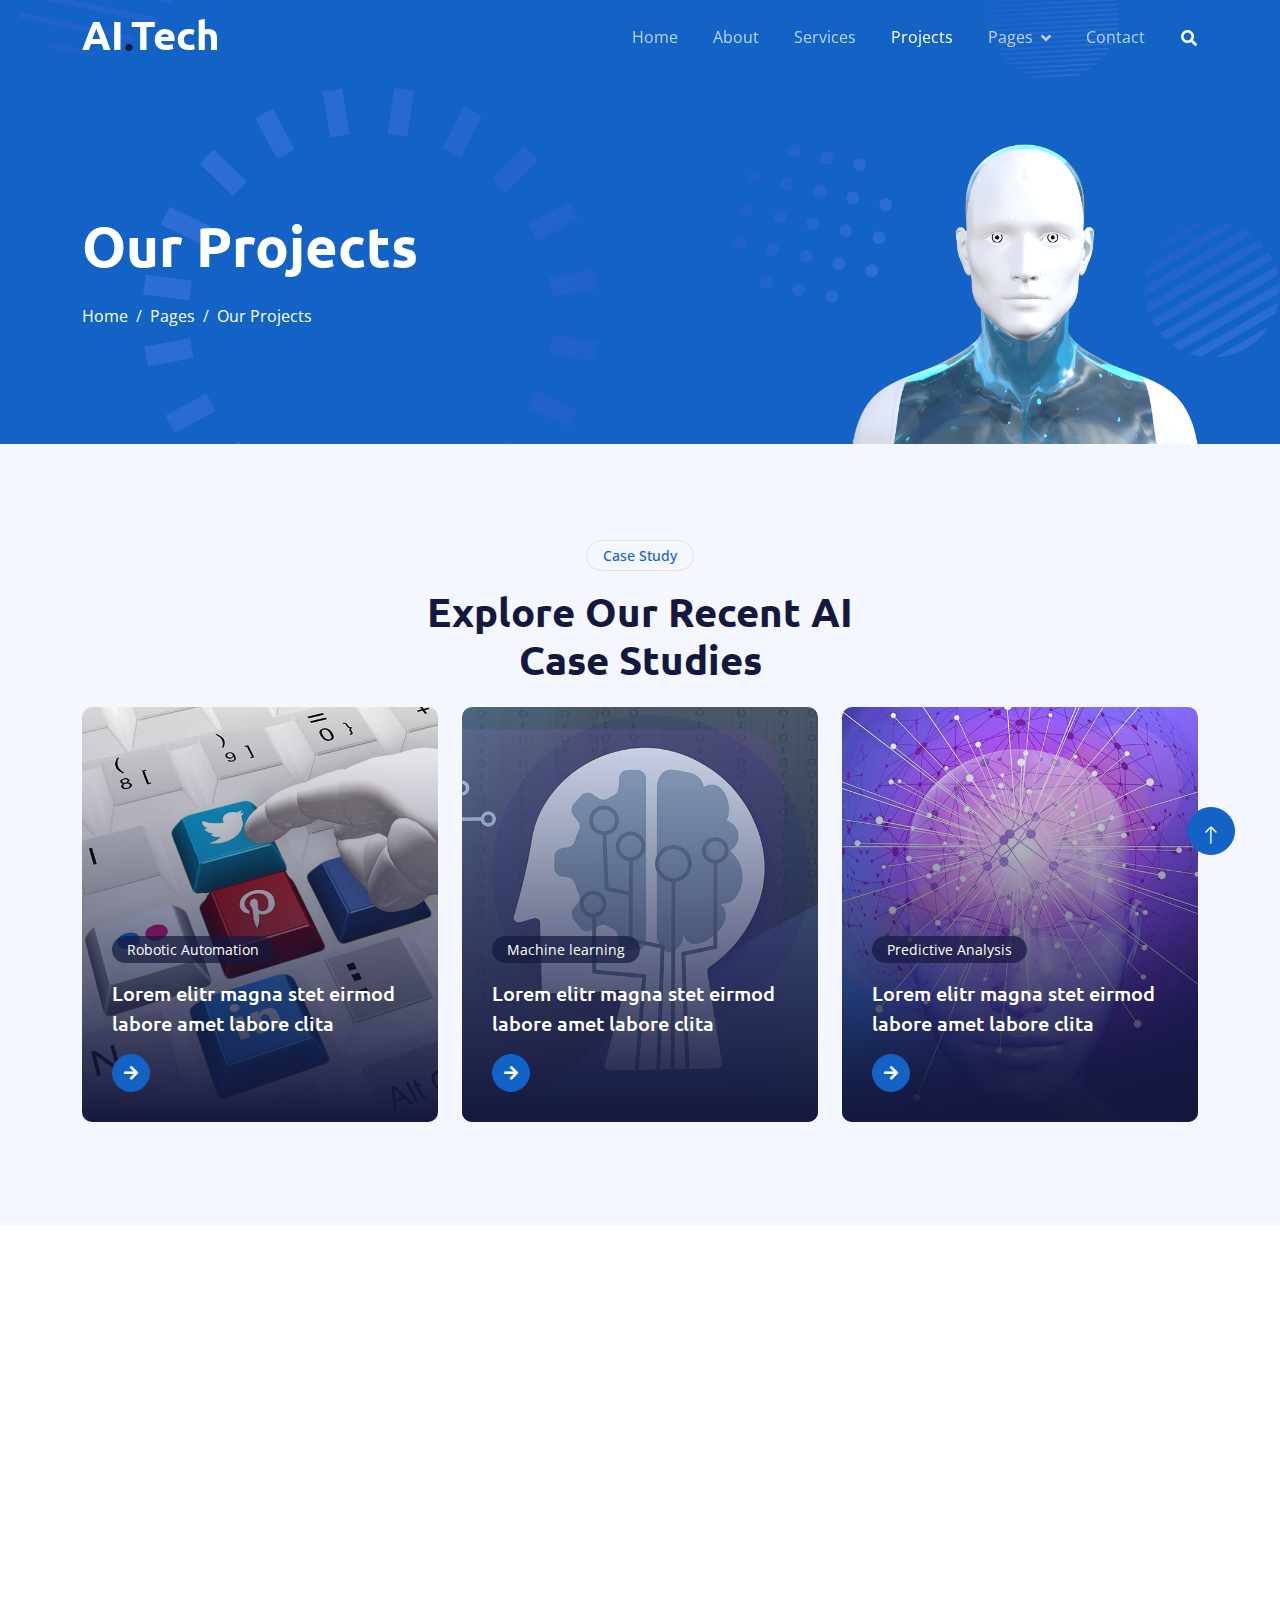
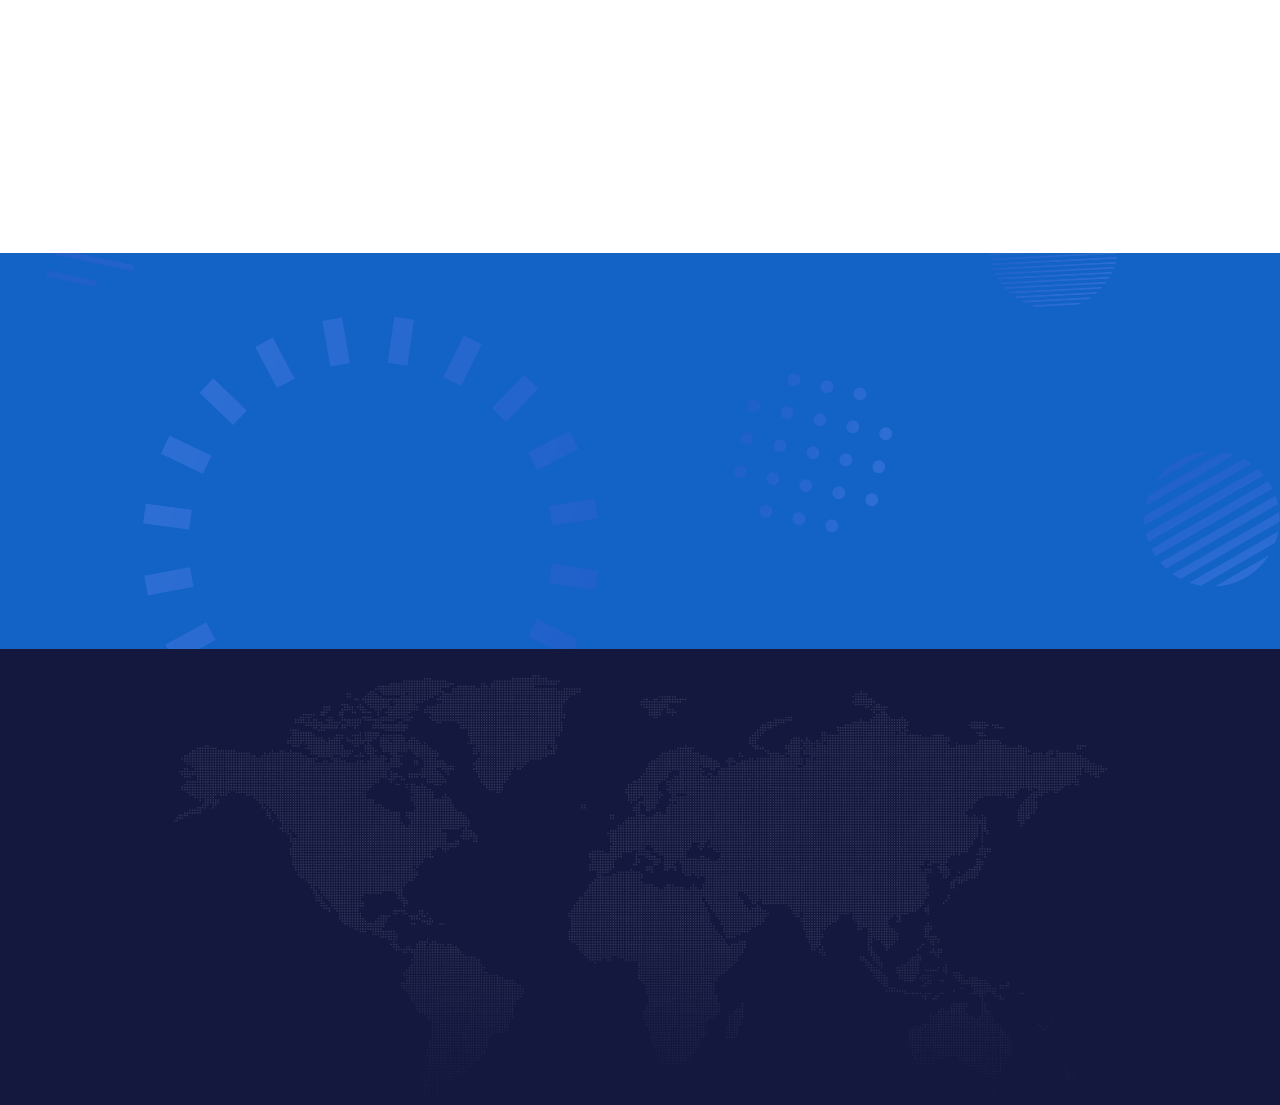
<file: project.html>
<!DOCTYPE html>
<html lang="en">

<head>
    <meta charset="utf-8">
    <title>AI.Tech - Artificial Intelligence HTML Template</title>
    <meta content="width=device-width, initial-scale=1.0" name="viewport">
    <meta content="" name="keywords">
    <meta content="" name="description">

    <!-- Favicon -->
    <link href="img/favicon.ico" rel="icon">

    <!-- Google Web Fonts -->
    <link rel="preconnect" href="https://fonts.googleapis.com">
    <link rel="preconnect" href="https://fonts.gstatic.com" crossorigin>
    <link href="https://fonts.googleapis.com/css2?family=Open+Sans:wght@400;600&family=Ubuntu:wght@500;700&display=swap"
        rel="stylesheet">

    <!-- Icon Font Stylesheet -->
    <link href="https://cdnjs.cloudflare.com/ajax/libs/font-awesome/5.10.0/css/all.min.css" rel="stylesheet">
    <link href="https://cdn.jsdelivr.net/npm/bootstrap-icons@1.4.1/font/bootstrap-icons.css" rel="stylesheet">

    <!-- Libraries Stylesheet -->
    <link href="lib/animate/animate.min.css" rel="stylesheet">
    <link href="lib/owlcarousel/assets/owl.carousel.min.css" rel="stylesheet">

    <!-- Customized Bootstrap Stylesheet -->
    <link href="css/bootstrap.min.css" rel="stylesheet">

    <!-- Template Stylesheet -->
    <link href="css/style.css" rel="stylesheet">
</head>

<body>
    <!-- Spinner Start -->
    <div id="spinner"
        class="show bg-white position-fixed translate-middle w-100 vh-100 top-50 start-50 d-flex align-items-center justify-content-center">
        <div class="spinner-grow text-primary" style="width: 3rem; height: 3rem;" role="status">
            <span class="sr-only">Loading...</span>
        </div>
    </div>
    <!-- Spinner End -->


    <!-- Navbar Start -->
    <div class="container-fluid sticky-top">
        <div class="container">
            <nav class="navbar navbar-expand-lg navbar-dark p-0">
                <a href="index.html" class="navbar-brand">
                    <h1 class="text-white">AI<span class="text-dark">.</span>Tech</h1>
                </a>
                <button type="button" class="navbar-toggler ms-auto me-0" data-bs-toggle="collapse"
                    data-bs-target="#navbarCollapse">
                    <span class="navbar-toggler-icon"></span>
                </button>
                <div class="collapse navbar-collapse" id="navbarCollapse">
                    <div class="navbar-nav ms-auto">
                        <a href="index.html" class="nav-item nav-link">Home</a>
                        <a href="about.html" class="nav-item nav-link">About</a>
                        <a href="service.html" class="nav-item nav-link">Services</a>
                        <a href="project.html" class="nav-item nav-link active">Projects</a>
                        <div class="nav-item dropdown">
                            <a href="#" class="nav-link dropdown-toggle" data-bs-toggle="dropdown">Pages</a>
                            <div class="dropdown-menu bg-light mt-2">
                                <a href="feature.html" class="dropdown-item">Features</a>
                                <a href="team.html" class="dropdown-item">Our Team</a>
                                <a href="faq.html" class="dropdown-item">FAQs</a>
                                <a href="testimonial.html" class="dropdown-item">Testimonial</a>
                                <a href="404.html" class="dropdown-item">404 Page</a>
                            </div>
                        </div>
                        <a href="contact.html" class="nav-item nav-link">Contact</a>
                    </div>
                    <butaton type="button" class="btn text-white p-0 d-none d-lg-block" data-bs-toggle="modal"
                        data-bs-target="#searchModal"><i class="fa fa-search"></i></butaton>
                </div>
            </nav>
        </div>
    </div>
    <!-- Navbar End -->


    <!-- Hero Start -->
    <div class="container-fluid pt-5 bg-primary hero-header">
        <div class="container pt-5">
            <div class="row g-5 pt-5">
                <div class="col-lg-6 align-self-center text-center text-lg-start mb-lg-5">
                    <h1 class="display-4 text-white mb-4 animated slideInRight">Our Projects</h1>
                    <nav aria-label="breadcrumb">
                        <ol class="breadcrumb justify-content-center justify-content-lg-start mb-0">
                            <li class="breadcrumb-item"><a class="text-white" href="#">Home</a></li>
                            <li class="breadcrumb-item"><a class="text-white" href="#">Pages</a></li>
                            <li class="breadcrumb-item text-white active" aria-current="page">Our Projects</li>
                        </ol>
                    </nav>
                </div>
                <div class="col-lg-6 align-self-end text-center text-lg-end">
                    <img class="img-fluid" src="img/hero-img.png" alt="" style="max-height: 300px;">
                </div>
            </div>
        </div>
    </div>
    <!-- Hero End -->


    <!-- Full Screen Search Start -->
    <div class="modal fade" id="searchModal" tabindex="-1">
        <div class="modal-dialog modal-fullscreen">
            <div class="modal-content" style="background: rgba(20, 24, 62, 0.7);">
                <div class="modal-header border-0">
                    <button type="button" class="btn btn-square bg-white btn-close" data-bs-dismiss="modal"
                        aria-label="Close"></button>
                </div>
                <div class="modal-body d-flex align-items-center justify-content-center">
                    <div class="input-group" style="max-width: 600px;">
                        <input type="text" class="form-control bg-transparent border-light p-3"
                            placeholder="Type search keyword">
                        <button class="btn btn-light px-4"><i class="bi bi-search"></i></button>
                    </div>
                </div>
            </div>
        </div>
    </div>
    <!-- Full Screen Search End -->


    <!-- Case Start -->
    <div class="container-fluid bg-light py-5">
        <div class="container py-5">
            <div class="mx-auto text-center wow fadeIn" data-wow-delay="0.1s" style="max-width: 500px;">
                <div class="btn btn-sm border rounded-pill text-primary px-3 mb-3">Case Study</div>
                <h1 class="mb-4">Explore Our Recent AI Case Studies</h1>
            </div>
            <div class="row g-4">
                <div class="col-lg-4 wow fadeIn" data-wow-delay="0.3s">
                    <div class="case-item position-relative overflow-hidden rounded mb-2">
                        <img class="img-fluid" src="img/project-1.jpg" alt="">
                        <a class="case-overlay text-decoration-none" href="">
                            <small>Robotic Automation</small>
                            <h5 class="lh-base text-white mb-3">Lorem elitr magna stet eirmod labore amet labore clita
                            </h5>
                            <span class="btn btn-square btn-primary"><i class="fa fa-arrow-right"></i></span>
                        </a>
                    </div>
                </div>
                <div class="col-lg-4 wow fadeIn" data-wow-delay="0.5s">
                    <div class="case-item position-relative overflow-hidden rounded mb-2">
                        <img class="img-fluid" src="img/project-2.jpg" alt="">
                        <a class="case-overlay text-decoration-none" href="">
                            <small>Machine learning</small>
                            <h5 class="lh-base text-white mb-3">Lorem elitr magna stet eirmod labore amet labore clita
                            </h5>
                            <span class="btn btn-square btn-primary"><i class="fa fa-arrow-right"></i></span>
                        </a>
                    </div>
                </div>
                <div class="col-lg-4 wow fadeIn" data-wow-delay="0.7s">
                    <div class="case-item position-relative overflow-hidden rounded mb-2">
                        <img class="img-fluid" src="img/project-3.jpg" alt="">
                        <a class="case-overlay text-decoration-none" href="">
                            <small>Predictive Analysis</small>
                            <h5 class="lh-base text-white mb-3">Lorem elitr magna stet eirmod labore amet labore clita
                            </h5>
                            <span class="btn btn-square btn-primary"><i class="fa fa-arrow-right"></i></span>
                        </a>
                    </div>
                </div>
            </div>
        </div>
    </div>
    <!-- Case End -->


    <!-- FAQs Start -->
    <div class="container-fluid py-5">
        <div class="container py-5">
            <div class="mx-auto text-center wow fadeIn" data-wow-delay="0.1s" style="max-width: 500px;">
                <div class="btn btn-sm border rounded-pill text-primary px-3 mb-3">Popular FAQs</div>
                <h1 class="mb-4">Frequently Asked Questions</h1>
            </div>
            <div class="row">
                <div class="col-lg-6">
                    <div class="accordion" id="accordionFAQ1">
                        <div class="accordion-item wow fadeIn" data-wow-delay="0.1s">
                            <h2 class="accordion-header" id="headingOne">
                                <button class="accordion-button collapsed" type="button" data-bs-toggle="collapse"
                                    data-bs-target="#collapseOne" aria-expanded="false" aria-controls="collapseOne">
                                    How to build a website?
                                </button>
                            </h2>
                            <div id="collapseOne" class="accordion-collapse collapse" aria-labelledby="headingOne"
                                data-bs-parent="#accordionFAQ1">
                                <div class="accordion-body">
                                    Dolor nonumy tempor elitr et rebum ipsum sit duo duo. Diam sed sed magna et magna diam aliquyam amet dolore ipsum erat duo. Sit rebum magna duo labore no diam.
                                </div>
                            </div>
                        </div>
                        <div class="accordion-item wow fadeIn" data-wow-delay="0.2s">
                            <h2 class="accordion-header" id="headingTwo">
                                <button class="accordion-button collapsed" type="button" data-bs-toggle="collapse"
                                    data-bs-target="#collapseTwo" aria-expanded="false" aria-controls="collapseTwo">
                                    How long will it take to get a new website?
                                </button>
                            </h2>
                            <div id="collapseTwo" class="accordion-collapse collapse" aria-labelledby="headingTwo"
                                data-bs-parent="#accordionFAQ1">
                                <div class="accordion-body">
                                    Dolor nonumy tempor elitr et rebum ipsum sit duo duo. Diam sed sed magna et magna diam aliquyam amet dolore ipsum erat duo. Sit rebum magna duo labore no diam.
                                </div>
                            </div>
                        </div>
                        <div class="accordion-item wow fadeIn" data-wow-delay="0.3s">
                            <h2 class="accordion-header" id="headingThree">
                                <button class="accordion-button collapsed" type="button" data-bs-toggle="collapse"
                                    data-bs-target="#collapseThree" aria-expanded="false" aria-controls="collapseThree">
                                    Do you only create HTML websites?
                                </button>
                            </h2>
                            <div id="collapseThree" class="accordion-collapse collapse" aria-labelledby="headingThree"
                                data-bs-parent="#accordionFAQ1">
                                <div class="accordion-body">
                                    Dolor nonumy tempor elitr et rebum ipsum sit duo duo. Diam sed sed magna et magna diam aliquyam amet dolore ipsum erat duo. Sit rebum magna duo labore no diam.
                                </div>
                            </div>
                        </div>
                        <div class="accordion-item wow fadeIn" data-wow-delay="0.4s">
                            <h2 class="accordion-header" id="headingFour">
                                <button class="accordion-button collapsed" type="button" data-bs-toggle="collapse"
                                    data-bs-target="#collapseFour" aria-expanded="true" aria-controls="collapseFour">
                                    Will my website be mobile-friendly?
                                </button>
                            </h2>
                            <div id="collapseFour" class="accordion-collapse collapse" aria-labelledby="headingFour"
                                data-bs-parent="#accordionFAQ1">
                                <div class="accordion-body">
                                    Dolor nonumy tempor elitr et rebum ipsum sit duo duo. Diam sed sed magna et magna diam aliquyam amet dolore ipsum erat duo. Sit rebum magna duo labore no diam.
                                </div>
                            </div>
                        </div>
                    </div>
                </div>
                <div class="col-lg-6">
                    <div class="accordion" id="accordionFAQ2">
                        <div class="accordion-item wow fadeIn" data-wow-delay="0.5s">
                            <h2 class="accordion-header" id="headingFive">
                                <button class="accordion-button collapsed" type="button" data-bs-toggle="collapse"
                                    data-bs-target="#collapseFive" aria-expanded="false" aria-controls="collapseFive">
                                    Will you maintain my site for me?
                                </button>
                            </h2>
                            <div id="collapseFive" class="accordion-collapse collapse" aria-labelledby="headingFive"
                                data-bs-parent="#accordionFAQ2">
                                <div class="accordion-body">
                                    Dolor nonumy tempor elitr et rebum ipsum sit duo duo. Diam sed sed magna et magna diam aliquyam amet dolore ipsum erat duo. Sit rebum magna duo labore no diam.
                                </div>
                            </div>
                        </div>
                        <div class="accordion-item wow fadeIn" data-wow-delay="0.6s">
                            <h2 class="accordion-header" id="headingSix">
                                <button class="accordion-button collapsed" type="button" data-bs-toggle="collapse"
                                    data-bs-target="#collapseSix" aria-expanded="false" aria-controls="collapseSix">
                                    I’m on a strict budget. Do you have any low cost options?
                                </button>
                            </h2>
                            <div id="collapseSix" class="accordion-collapse collapse" aria-labelledby="headingSix"
                                data-bs-parent="#accordionFAQ2">
                                <div class="accordion-body">
                                    Dolor nonumy tempor elitr et rebum ipsum sit duo duo. Diam sed sed magna et magna diam aliquyam amet dolore ipsum erat duo. Sit rebum magna duo labore no diam.
                                </div>
                            </div>
                        </div>
                        <div class="accordion-item wow fadeIn" data-wow-delay="0.7s">
                            <h2 class="accordion-header" id="headingSeven">
                                <button class="accordion-button collapsed" type="button" data-bs-toggle="collapse"
                                    data-bs-target="#collapseSeven" aria-expanded="false" aria-controls="collapseSeven">
                                    Will you maintain my site for me?
                                </button>
                            </h2>
                            <div id="collapseSeven" class="accordion-collapse collapse" aria-labelledby="headingSeven"
                                data-bs-parent="#accordionFAQ2">
                                <div class="accordion-body">
                                    Dolor nonumy tempor elitr et rebum ipsum sit duo duo. Diam sed sed magna et magna diam aliquyam amet dolore ipsum erat duo. Sit rebum magna duo labore no diam.
                                </div>
                            </div>
                        </div>
                        <div class="accordion-item wow fadeIn" data-wow-delay="0.8s">
                            <h2 class="accordion-header" id="headingEight">
                                <button class="accordion-button collapsed" type="button" data-bs-toggle="collapse"
                                    data-bs-target="#collapseEight" aria-expanded="false" aria-controls="collapseEight">
                                    I’m on a strict budget. Do you have any low cost options?
                                </button>
                            </h2>
                            <div id="collapseEight" class="accordion-collapse collapse" aria-labelledby="headingEight"
                                data-bs-parent="#accordionFAQ2">
                                <div class="accordion-body">
                                    Dolor nonumy tempor elitr et rebum ipsum sit duo duo. Diam sed sed magna et magna diam aliquyam amet dolore ipsum erat duo. Sit rebum magna duo labore no diam.
                                </div>
                            </div>
                        </div>
                    </div>
                </div>
            </div>
        </div>
    </div>
    <!-- FAQs Start -->


    <!-- Newsletter Start -->
    <div class="container-fluid bg-primary newsletter py-5">
        <div class="container">
            <div class="row g-5 align-items-center">
                <div class="col-md-5 ps-lg-0 pt-5 pt-md-0 text-start wow fadeIn" data-wow-delay="0.3s">
                    <img class="img-fluid" src="img/newsletter.png" alt="">
                </div>
                <div class="col-md-7 py-5 newsletter-text wow fadeIn" data-wow-delay="0.5s">
                    <div class="btn btn-sm border rounded-pill text-white px-3 mb-3">Newsletter</div>
                    <h1 class="text-white mb-4">Let's subscribe the newsletter</h1>
                    <div class="position-relative w-100 mt-3 mb-2">
                        <input class="form-control border-0 rounded-pill w-100 ps-4 pe-5" type="text"
                            placeholder="Enter Your Email" style="height: 48px;">
                        <button type="button" class="btn shadow-none position-absolute top-0 end-0 mt-1 me-2"><i
                                class="fa fa-paper-plane text-primary fs-4"></i></button>
                    </div>
                    <small class="text-white-50">Diam sed sed dolor stet amet eirmod</small>
                </div>
            </div>
        </div>
    </div>
    <!-- Newsletter End -->


    <!-- Footer Start -->
    <div class="container-fluid bg-dark text-white-50 footer pt-5">
        <div class="container py-5">
            <div class="row g-5">
                <div class="col-md-6 col-lg-3 wow fadeIn" data-wow-delay="0.1s">
                    <a href="index.html" class="d-inline-block mb-3">
                        <h1 class="text-white">AI<span class="text-primary">.</span>Tech</h1>
                    </a>
                    <p class="mb-0">Tempor erat elitr rebum at clita. Diam dolor diam ipsum et tempor sit. Aliqu diam
                        amet diam et eos labore. Clita erat ipsum et lorem et sit, sed stet no labore lorem sit. Sanctus
                        clita duo justo et tempor</p>
                </div>
                <div class="col-md-6 col-lg-3 wow fadeIn" data-wow-delay="0.3s">
                    <h5 class="text-white mb-4">Get In Touch</h5>
                    <p><i class="fa fa-map-marker-alt me-3"></i>123 Street, New York, USA</p>
                    <p><i class="fa fa-phone-alt me-3"></i>+012 345 67890</p>
                    <p><i class="fa fa-envelope me-3"></i>info@example.com</p>
                    <div class="d-flex pt-2">
                        <a class="btn btn-outline-light btn-social" href=""><i class="fab fa-twitter"></i></a>
                        <a class="btn btn-outline-light btn-social" href=""><i class="fab fa-facebook-f"></i></a>
                        <a class="btn btn-outline-light btn-social" href=""><i class="fab fa-youtube"></i></a>
                        <a class="btn btn-outline-light btn-social" href=""><i class="fab fa-instagram"></i></a>
                        <a class="btn btn-outline-light btn-social" href=""><i class="fab fa-linkedin-in"></i></a>
                    </div>
                </div>
                <div class="col-md-6 col-lg-3 wow fadeIn" data-wow-delay="0.5s">
                    <h5 class="text-white mb-4">Popular Link</h5>
                    <a class="btn btn-link" href="">About Us</a>
                    <a class="btn btn-link" href="">Contact Us</a>
                    <a class="btn btn-link" href="">Privacy Policy</a>
                    <a class="btn btn-link" href="">Terms & Condition</a>
                    <a class="btn btn-link" href="">Career</a>
                </div>
                <div class="col-md-6 col-lg-3 wow fadeIn" data-wow-delay="0.7s">
                    <h5 class="text-white mb-4">Our Services</h5>
                    <a class="btn btn-link" href="">Robotic Automation</a>
                    <a class="btn btn-link" href="">Machine learning</a>
                    <a class="btn btn-link" href="">Predictive Analysis</a>
                    <a class="btn btn-link" href="">Data Science</a>
                    <a class="btn btn-link" href="">Robot Technology</a>
                </div>
            </div>
        </div>
        <div class="container wow fadeIn" data-wow-delay="0.1s">
            <div class="copyright">
                <div class="row">
                    <div class="col-md-6 text-center text-md-start mb-3 mb-md-0">
                        &copy; <a class="border-bottom" href="#">Your Site Name</a>, All Right Reserved.

                        <!--/*** This template is free as long as you keep the footer author’s credit link/attribution link/backlink. If you'd like to use the template without the footer author’s credit link/attribution link/backlink, you can purchase the Credit Removal License from "https://htmlcodex.com/credit-removal". Thank you for your support. ***/-->
                        Designed By <a class="border-bottom" href="https://htmlcodex.com">HTML Codex</a>
                    </div>
                    <div class="col-md-6 text-center text-md-end">
                        <div class="footer-menu">
                            <a href="">Home</a>
                            <a href="">Cookies</a>
                            <a href="">Help</a>
                            <a href="">FAQs</a>
                        </div>
                    </div>
                </div>
            </div>
        </div>
    </div>
    <!-- Footer End -->


    <!-- Back to Top -->
    <a href="#" class="btn btn-lg btn-primary btn-lg-square back-to-top pt-2"><i class="bi bi-arrow-up"></i></a>


    <!-- JavaScript Libraries -->
    <script src="https://ajax.googleapis.com/ajax/libs/jquery/3.6.1/jquery.min.js"></script>
    <script src="https://cdn.jsdelivr.net/npm/bootstrap@5.0.0/dist/js/bootstrap.bundle.min.js"></script>
    <script src="lib/wow/wow.min.js"></script>
    <script src="lib/easing/easing.min.js"></script>
    <script src="lib/waypoints/waypoints.min.js"></script>
    <script src="lib/counterup/counterup.min.js"></script>
    <script src="lib/owlcarousel/owl.carousel.min.js"></script>

    <!-- Template Javascript -->
    <script src="js/main.js"></script>
</body>

</html>
</file>
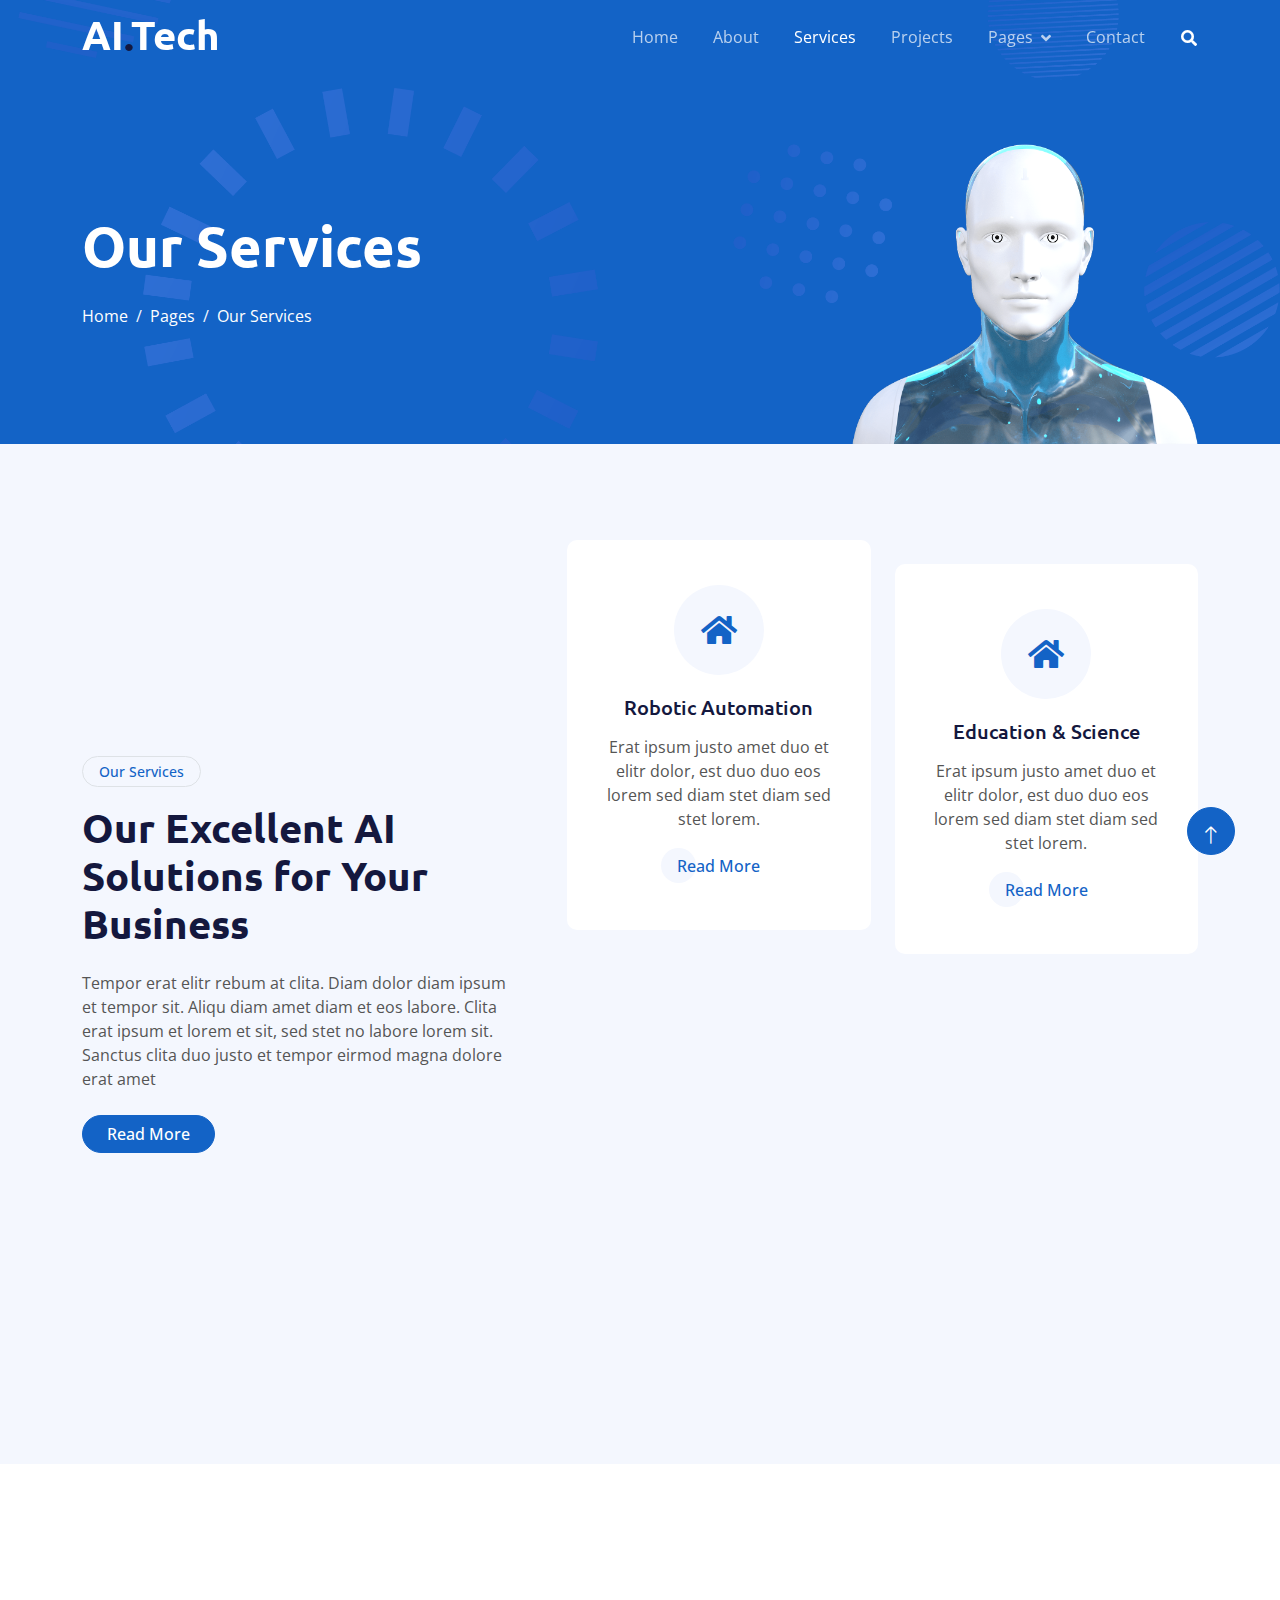
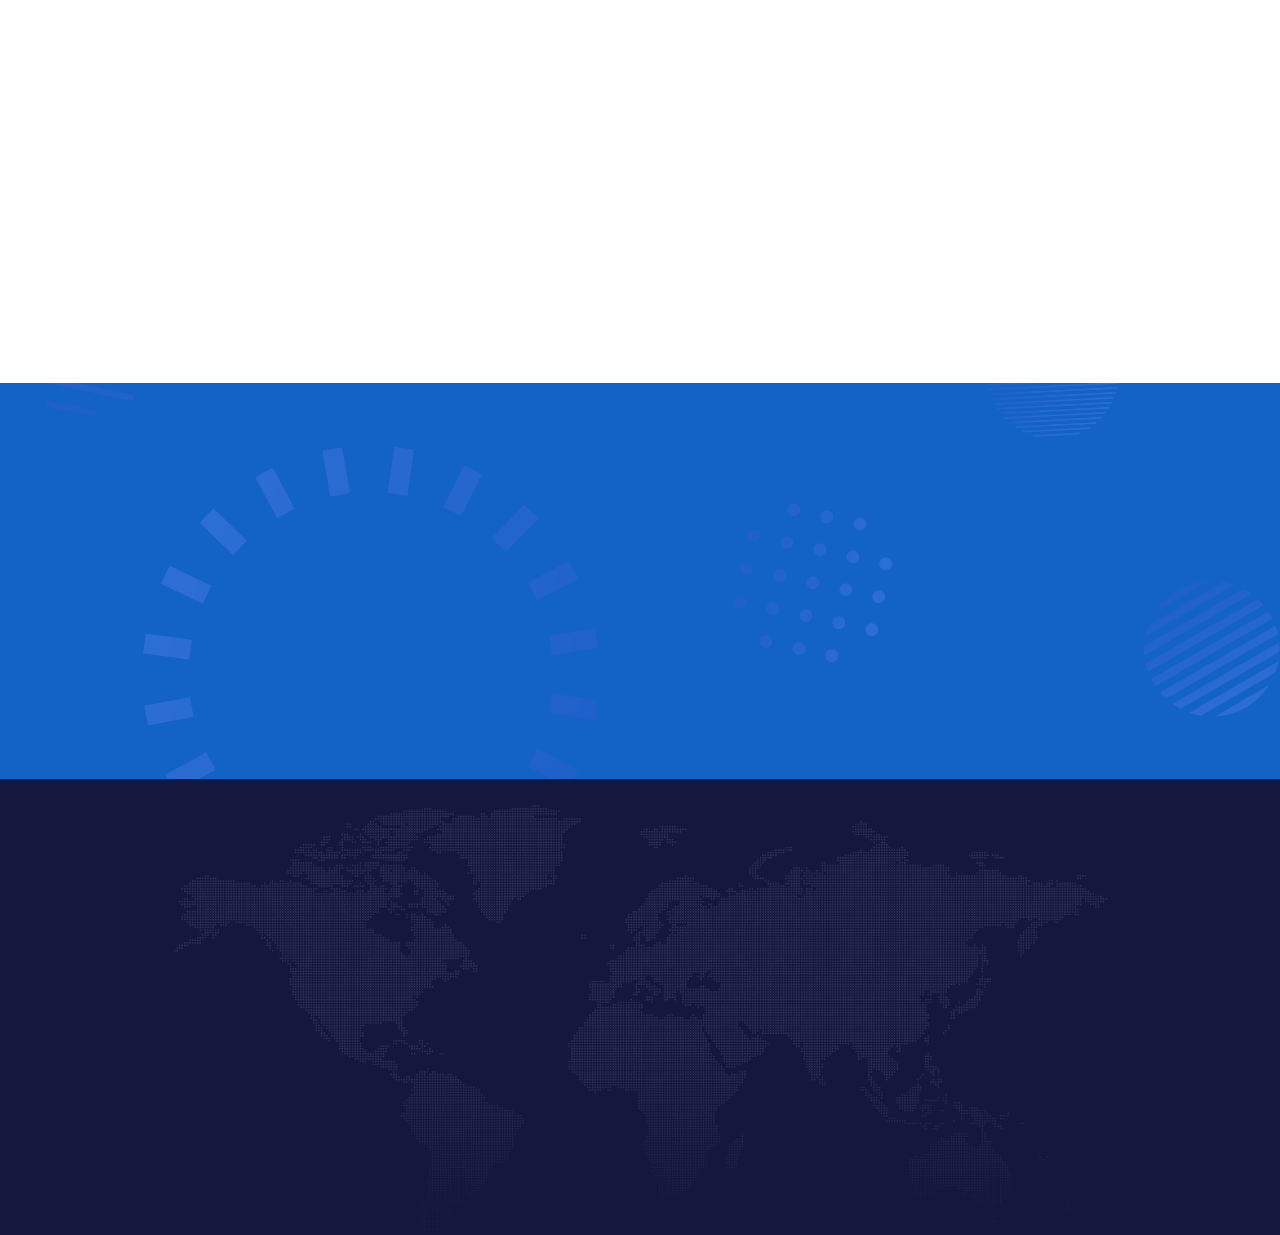
<file: service.html>
<!DOCTYPE html>
<html lang="en">

<head>
    <meta charset="utf-8">
    <title>AI.Tech - Artificial Intelligence HTML Template</title>
    <meta content="width=device-width, initial-scale=1.0" name="viewport">
    <meta content="" name="keywords">
    <meta content="" name="description">

    <!-- Favicon -->
    <link href="img/favicon.ico" rel="icon">

    <!-- Google Web Fonts -->
    <link rel="preconnect" href="https://fonts.googleapis.com">
    <link rel="preconnect" href="https://fonts.gstatic.com" crossorigin>
    <link href="https://fonts.googleapis.com/css2?family=Open+Sans:wght@400;600&family=Ubuntu:wght@500;700&display=swap"
        rel="stylesheet">

    <!-- Icon Font Stylesheet -->
    <link href="https://cdnjs.cloudflare.com/ajax/libs/font-awesome/5.10.0/css/all.min.css" rel="stylesheet">
    <link href="https://cdn.jsdelivr.net/npm/bootstrap-icons@1.4.1/font/bootstrap-icons.css" rel="stylesheet">

    <!-- Libraries Stylesheet -->
    <link href="lib/animate/animate.min.css" rel="stylesheet">
    <link href="lib/owlcarousel/assets/owl.carousel.min.css" rel="stylesheet">

    <!-- Customized Bootstrap Stylesheet -->
    <link href="css/bootstrap.min.css" rel="stylesheet">

    <!-- Template Stylesheet -->
    <link href="css/style.css" rel="stylesheet">
</head>

<body>
    <!-- Spinner Start -->
    <div id="spinner"
        class="show bg-white position-fixed translate-middle w-100 vh-100 top-50 start-50 d-flex align-items-center justify-content-center">
        <div class="spinner-grow text-primary" style="width: 3rem; height: 3rem;" role="status">
            <span class="sr-only">Loading...</span>
        </div>
    </div>
    <!-- Spinner End -->


    <!-- Navbar Start -->
    <div class="container-fluid sticky-top">
        <div class="container">
            <nav class="navbar navbar-expand-lg navbar-dark p-0">
                <a href="index.html" class="navbar-brand">
                    <h1 class="text-white">AI<span class="text-dark">.</span>Tech</h1>
                </a>
                <button type="button" class="navbar-toggler ms-auto me-0" data-bs-toggle="collapse"
                    data-bs-target="#navbarCollapse">
                    <span class="navbar-toggler-icon"></span>
                </button>
                <div class="collapse navbar-collapse" id="navbarCollapse">
                    <div class="navbar-nav ms-auto">
                        <a href="index.html" class="nav-item nav-link">Home</a>
                        <a href="about.html" class="nav-item nav-link">About</a>
                        <a href="service.html" class="nav-item nav-link active">Services</a>
                        <a href="project.html" class="nav-item nav-link">Projects</a>
                        <div class="nav-item dropdown">
                            <a href="#" class="nav-link dropdown-toggle" data-bs-toggle="dropdown">Pages</a>
                            <div class="dropdown-menu bg-light mt-2">
                                <a href="feature.html" class="dropdown-item">Features</a>
                                <a href="team.html" class="dropdown-item">Our Team</a>
                                <a href="faq.html" class="dropdown-item">FAQs</a>
                                <a href="testimonial.html" class="dropdown-item">Testimonial</a>
                                <a href="404.html" class="dropdown-item">404 Page</a>
                            </div>
                        </div>
                        <a href="contact.html" class="nav-item nav-link">Contact</a>
                    </div>
                    <butaton type="button" class="btn text-white p-0 d-none d-lg-block" data-bs-toggle="modal"
                        data-bs-target="#searchModal"><i class="fa fa-search"></i></butaton>
                </div>
            </nav>
        </div>
    </div>
    <!-- Navbar End -->


    <!-- Hero Start -->
    <div class="container-fluid pt-5 bg-primary hero-header">
        <div class="container pt-5">
            <div class="row g-5 pt-5">
                <div class="col-lg-6 align-self-center text-center text-lg-start mb-lg-5">
                    <h1 class="display-4 text-white mb-4 animated slideInRight">Our Services</h1>
                    <nav aria-label="breadcrumb">
                        <ol class="breadcrumb justify-content-center justify-content-lg-start mb-0">
                            <li class="breadcrumb-item"><a class="text-white" href="#">Home</a></li>
                            <li class="breadcrumb-item"><a class="text-white" href="#">Pages</a></li>
                            <li class="breadcrumb-item text-white active" aria-current="page">Our Services</li>
                        </ol>
                    </nav>
                </div>
                <div class="col-lg-6 align-self-end text-center text-lg-end">
                    <img class="img-fluid" src="img/hero-img.png" alt="" style="max-height: 300px;">
                </div>
            </div>
        </div>
    </div>
    <!-- Hero End -->


    <!-- Full Screen Search Start -->
    <div class="modal fade" id="searchModal" tabindex="-1">
        <div class="modal-dialog modal-fullscreen">
            <div class="modal-content" style="background: rgba(20, 24, 62, 0.7);">
                <div class="modal-header border-0">
                    <button type="button" class="btn btn-square bg-white btn-close" data-bs-dismiss="modal"
                        aria-label="Close"></button>
                </div>
                <div class="modal-body d-flex align-items-center justify-content-center">
                    <div class="input-group" style="max-width: 600px;">
                        <input type="text" class="form-control bg-transparent border-light p-3"
                            placeholder="Type search keyword">
                        <button class="btn btn-light px-4"><i class="bi bi-search"></i></button>
                    </div>
                </div>
            </div>
        </div>
    </div>
    <!-- Full Screen Search End -->


    <!-- Service Start -->
    <div class="container-fluid bg-light py-5">
        <div class="container py-5">
            <div class="row g-5 align-items-center">
                <div class="col-lg-5 wow fadeIn" data-wow-delay="0.1s">
                    <div class="btn btn-sm border rounded-pill text-primary px-3 mb-3">Our Services</div>
                    <h1 class="mb-4">Our Excellent AI Solutions for Your Business</h1>
                    <p class="mb-4">Tempor erat elitr rebum at clita. Diam dolor diam ipsum et tempor sit. Aliqu diam
                        amet diam et eos labore. Clita erat ipsum et lorem et sit, sed stet no labore lorem sit. Sanctus
                        clita duo justo et tempor eirmod magna dolore erat amet</p>
                    <a class="btn btn-primary rounded-pill px-4" href="">Read More</a>
                </div>
                <div class="col-lg-7">
                    <div class="row g-4">
                        <div class="col-md-6">
                            <div class="row g-4">
                                <div class="col-12 wow fadeIn" data-wow-delay="0.1s">
                                    <div class="service-item d-flex flex-column justify-content-center text-center rounded">
                                        <div class="service-icon btn-square">
                                            <i class="fa fa-home fa-2x"></i>
                                        </div>
                                        <h5 class="mb-3">Robotic Automation</h5>
                                        <p>Erat ipsum justo amet duo et elitr dolor, est duo duo eos lorem sed diam stet
                                            diam sed stet lorem.</p>
                                        <a class="btn px-3 mt-auto mx-auto" href="">Read More</a>
                                    </div>
                                </div>
                                <div class="col-12 wow fadeIn" data-wow-delay="0.5s">
                                    <div class="service-item d-flex flex-column justify-content-center text-center rounded">
                                        <div class="service-icon btn-square">
                                            <i class="fa fa-home fa-2x"></i>
                                        </div>
                                        <h5 class="mb-3">Machine learning</h5>
                                        <p>Erat ipsum justo amet duo et elitr dolor, est duo duo eos lorem sed diam stet
                                            diam sed stet lorem.</p>
                                        <a class="btn px-3 mt-auto mx-auto" href="">Read More</a>
                                    </div>
                                </div>
                            </div>
                        </div>
                        <div class="col-md-6 pt-md-4">
                            <div class="row g-4">
                                <div class="col-12 wow fadeIn" data-wow-delay="0.3s">
                                    <div class="service-item d-flex flex-column justify-content-center text-center rounded">
                                        <div class="service-icon btn-square">
                                            <i class="fa fa-home fa-2x"></i>
                                        </div>
                                        <h5 class="mb-3">Education & Science</h5>
                                        <p>Erat ipsum justo amet duo et elitr dolor, est duo duo eos lorem sed diam stet
                                            diam sed stet lorem.</p>
                                        <a class="btn px-3 mt-auto mx-auto" href="">Read More</a>
                                    </div>
                                </div>
                                <div class="col-12 wow fadeIn" data-wow-delay="0.7s">
                                    <div class="service-item d-flex flex-column justify-content-center text-center rounded">
                                        <div class="service-icon btn-square">
                                            <i class="fa fa-home fa-2x"></i>
                                        </div>
                                        <h5 class="mb-3">Predictive Analysis</h5>
                                        <p>Erat ipsum justo amet duo et elitr dolor, est duo duo eos lorem sed diam stet
                                            diam sed stet lorem.</p>
                                        <a class="btn px-3 mt-auto mx-auto" href="">Read More</a>
                                    </div>
                                </div>
                            </div>
                        </div>
                    </div>
                </div>
            </div>
        </div>
    </div>
    <!-- Service End -->


    <!-- Testimonial Start -->
    <div class="container-xxl py-5">
        <div class="container py-5">
            <div class="row g-5">
                <div class="col-lg-5 wow fadeIn" data-wow-delay="0.1s">
                    <div class="btn btn-sm border rounded-pill text-primary px-3 mb-3">Testimonial</div>
                    <h1 class="mb-4">What Say Our Clients!</h1>
                    <p class="mb-4">Tempor erat elitr rebum at clita. Diam dolor diam ipsum et tempor sit. Aliqu diam
                        amet diam et eos labore. Clita erat ipsum et lorem et sit, sed stet no labore lorem sit. Sanctus
                        clita duo justo et tempor eirmod magna dolore erat amet</p>
                    <a class="btn btn-primary rounded-pill px-4" href="">Read More</a>
                </div>
                <div class="col-lg-7 wow fadeIn" data-wow-delay="0.5s">
                    <div class="owl-carousel testimonial-carousel border-start border-primary">
                        <div class="testimonial-item ps-5">
                            <i class="fa fa-quote-left fa-2x text-primary mb-3"></i>
                            <p class="fs-4">Aliqu diam amet diam et eos labore. Clita erat ipsum et lorem et sit, sed stet no labore lorem sit. Sanctus clita duo justo et tempor eirmod magna dolore erat amet</p>
                            <div class="d-flex align-items-center">
                                <img class="img-fluid flex-shrink-0 rounded-circle" src="img/testimonial-1.jpg"
                                    style="width: 60px; height: 60px;">
                                <div class="ps-3">
                                    <h5 class="mb-1">Client Name</h5>
                                    <span>Profession</span>
                                </div>
                            </div>
                        </div>
                        <div class="testimonial-item ps-5">
                            <i class="fa fa-quote-left fa-2x text-primary mb-3"></i>
                            <p class="fs-4">Aliqu diam amet diam et eos labore. Clita erat ipsum et lorem et sit, sed stet no labore lorem sit. Sanctus clita duo justo et tempor eirmod magna dolore erat amet</p>
                            <div class="d-flex align-items-center">
                                <img class="img-fluid flex-shrink-0 rounded-circle" src="img/testimonial-2.jpg"
                                    style="width: 60px; height: 60px;">
                                <div class="ps-3">
                                    <h5 class="mb-1">Client Name</h5>
                                    <span>Profession</span>
                                </div>
                            </div>
                        </div>
                        <div class="testimonial-item ps-5">
                            <i class="fa fa-quote-left fa-2x text-primary mb-3"></i>
                            <p class="fs-4">Aliqu diam amet diam et eos labore. Clita erat ipsum et lorem et sit, sed stet no labore lorem sit. Sanctus clita duo justo et tempor eirmod magna dolore erat amet</p>
                            <div class="d-flex align-items-center">
                                <img class="img-fluid flex-shrink-0 rounded-circle" src="img/testimonial-3.jpg"
                                    style="width: 60px; height: 60px;">
                                <div class="ps-3">
                                    <h5 class="mb-1">Client Name</h5>
                                    <span>Profession</span>
                                </div>
                            </div>
                        </div>
                    </div>
                </div>
            </div>
        </div>
    </div>
    <!-- Testimonial End -->


    <!-- Newsletter Start -->
    <div class="container-fluid bg-primary newsletter py-5">
        <div class="container">
            <div class="row g-5 align-items-center">
                <div class="col-md-5 ps-lg-0 pt-5 pt-md-0 text-start wow fadeIn" data-wow-delay="0.3s">
                    <img class="img-fluid" src="img/newsletter.png" alt="">
                </div>
                <div class="col-md-7 py-5 newsletter-text wow fadeIn" data-wow-delay="0.5s">
                    <div class="btn btn-sm border rounded-pill text-white px-3 mb-3">Newsletter</div>
                    <h1 class="text-white mb-4">Let's subscribe the newsletter</h1>
                    <div class="position-relative w-100 mt-3 mb-2">
                        <input class="form-control border-0 rounded-pill w-100 ps-4 pe-5" type="text"
                            placeholder="Enter Your Email" style="height: 48px;">
                        <button type="button" class="btn shadow-none position-absolute top-0 end-0 mt-1 me-2"><i
                                class="fa fa-paper-plane text-primary fs-4"></i></button>
                    </div>
                    <small class="text-white-50">Diam sed sed dolor stet amet eirmod</small>
                </div>
            </div>
        </div>
    </div>
    <!-- Newsletter End -->


    <!-- Footer Start -->
    <div class="container-fluid bg-dark text-white-50 footer pt-5">
        <div class="container py-5">
            <div class="row g-5">
                <div class="col-md-6 col-lg-3 wow fadeIn" data-wow-delay="0.1s">
                    <a href="index.html" class="d-inline-block mb-3">
                        <h1 class="text-white">AI<span class="text-primary">.</span>Tech</h1>
                    </a>
                    <p class="mb-0">Tempor erat elitr rebum at clita. Diam dolor diam ipsum et tempor sit. Aliqu diam
                        amet diam et eos labore. Clita erat ipsum et lorem et sit, sed stet no labore lorem sit. Sanctus
                        clita duo justo et tempor</p>
                </div>
                <div class="col-md-6 col-lg-3 wow fadeIn" data-wow-delay="0.3s">
                    <h5 class="text-white mb-4">Get In Touch</h5>
                    <p><i class="fa fa-map-marker-alt me-3"></i>123 Street, New York, USA</p>
                    <p><i class="fa fa-phone-alt me-3"></i>+012 345 67890</p>
                    <p><i class="fa fa-envelope me-3"></i>info@example.com</p>
                    <div class="d-flex pt-2">
                        <a class="btn btn-outline-light btn-social" href=""><i class="fab fa-twitter"></i></a>
                        <a class="btn btn-outline-light btn-social" href=""><i class="fab fa-facebook-f"></i></a>
                        <a class="btn btn-outline-light btn-social" href=""><i class="fab fa-youtube"></i></a>
                        <a class="btn btn-outline-light btn-social" href=""><i class="fab fa-instagram"></i></a>
                        <a class="btn btn-outline-light btn-social" href=""><i class="fab fa-linkedin-in"></i></a>
                    </div>
                </div>
                <div class="col-md-6 col-lg-3 wow fadeIn" data-wow-delay="0.5s">
                    <h5 class="text-white mb-4">Popular Link</h5>
                    <a class="btn btn-link" href="">About Us</a>
                    <a class="btn btn-link" href="">Contact Us</a>
                    <a class="btn btn-link" href="">Privacy Policy</a>
                    <a class="btn btn-link" href="">Terms & Condition</a>
                    <a class="btn btn-link" href="">Career</a>
                </div>
                <div class="col-md-6 col-lg-3 wow fadeIn" data-wow-delay="0.7s">
                    <h5 class="text-white mb-4">Our Services</h5>
                    <a class="btn btn-link" href="">Robotic Automation</a>
                    <a class="btn btn-link" href="">Machine learning</a>
                    <a class="btn btn-link" href="">Predictive Analysis</a>
                    <a class="btn btn-link" href="">Data Science</a>
                    <a class="btn btn-link" href="">Robot Technology</a>
                </div>
            </div>
        </div>
        <div class="container wow fadeIn" data-wow-delay="0.1s">
            <div class="copyright">
                <div class="row">
                    <div class="col-md-6 text-center text-md-start mb-3 mb-md-0">
                        &copy; <a class="border-bottom" href="#">Your Site Name</a>, All Right Reserved.

                        <!--/*** This template is free as long as you keep the footer author’s credit link/attribution link/backlink. If you'd like to use the template without the footer author’s credit link/attribution link/backlink, you can purchase the Credit Removal License from "https://htmlcodex.com/credit-removal". Thank you for your support. ***/-->
                        Designed By <a class="border-bottom" href="https://htmlcodex.com">HTML Codex</a>
                    </div>
                    <div class="col-md-6 text-center text-md-end">
                        <div class="footer-menu">
                            <a href="">Home</a>
                            <a href="">Cookies</a>
                            <a href="">Help</a>
                            <a href="">FAQs</a>
                        </div>
                    </div>
                </div>
            </div>
        </div>
    </div>
    <!-- Footer End -->


    <!-- Back to Top -->
    <a href="#" class="btn btn-lg btn-primary btn-lg-square back-to-top pt-2"><i class="bi bi-arrow-up"></i></a>


    <!-- JavaScript Libraries -->
    <script src="https://ajax.googleapis.com/ajax/libs/jquery/3.6.1/jquery.min.js"></script>
    <script src="https://cdn.jsdelivr.net/npm/bootstrap@5.0.0/dist/js/bootstrap.bundle.min.js"></script>
    <script src="lib/wow/wow.min.js"></script>
    <script src="lib/easing/easing.min.js"></script>
    <script src="lib/waypoints/waypoints.min.js"></script>
    <script src="lib/counterup/counterup.min.js"></script>
    <script src="lib/owlcarousel/owl.carousel.min.js"></script>

    <!-- Template Javascript -->
    <script src="js/main.js"></script>
</body>

</html>
</file>
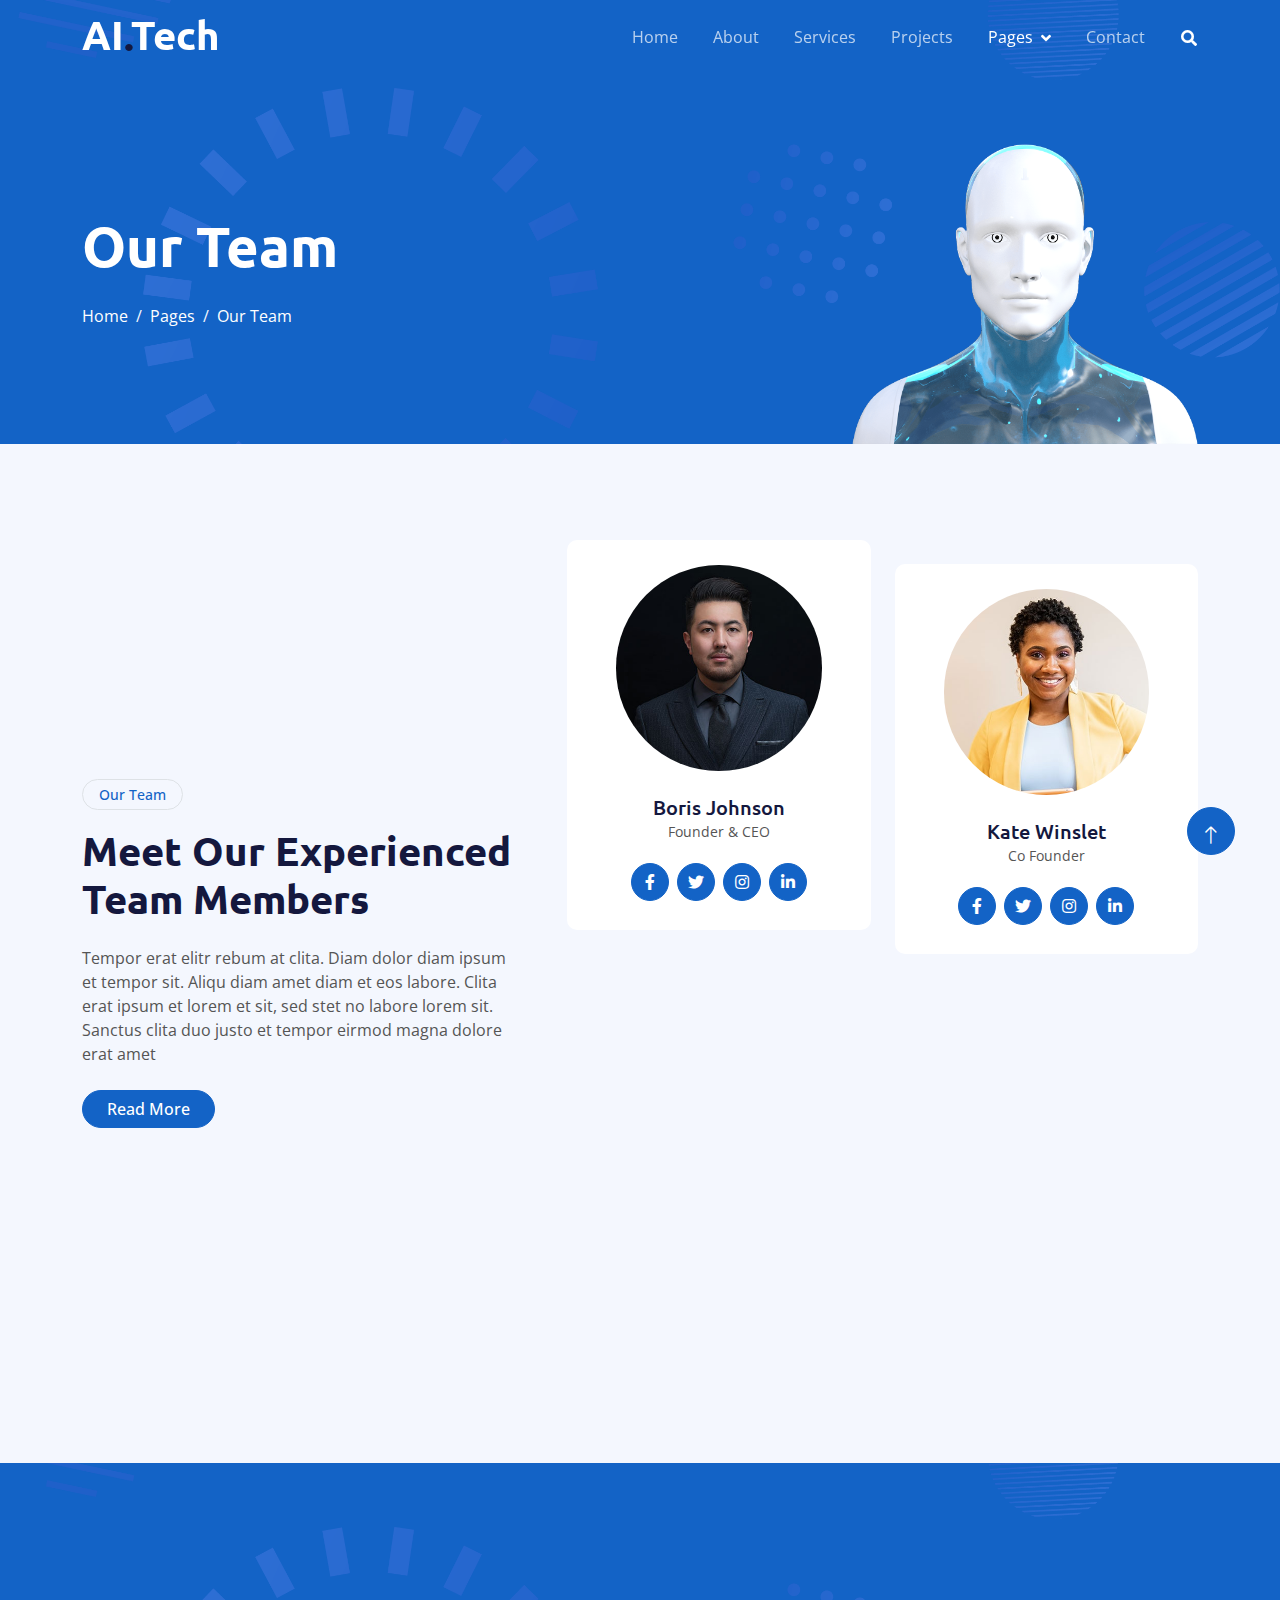
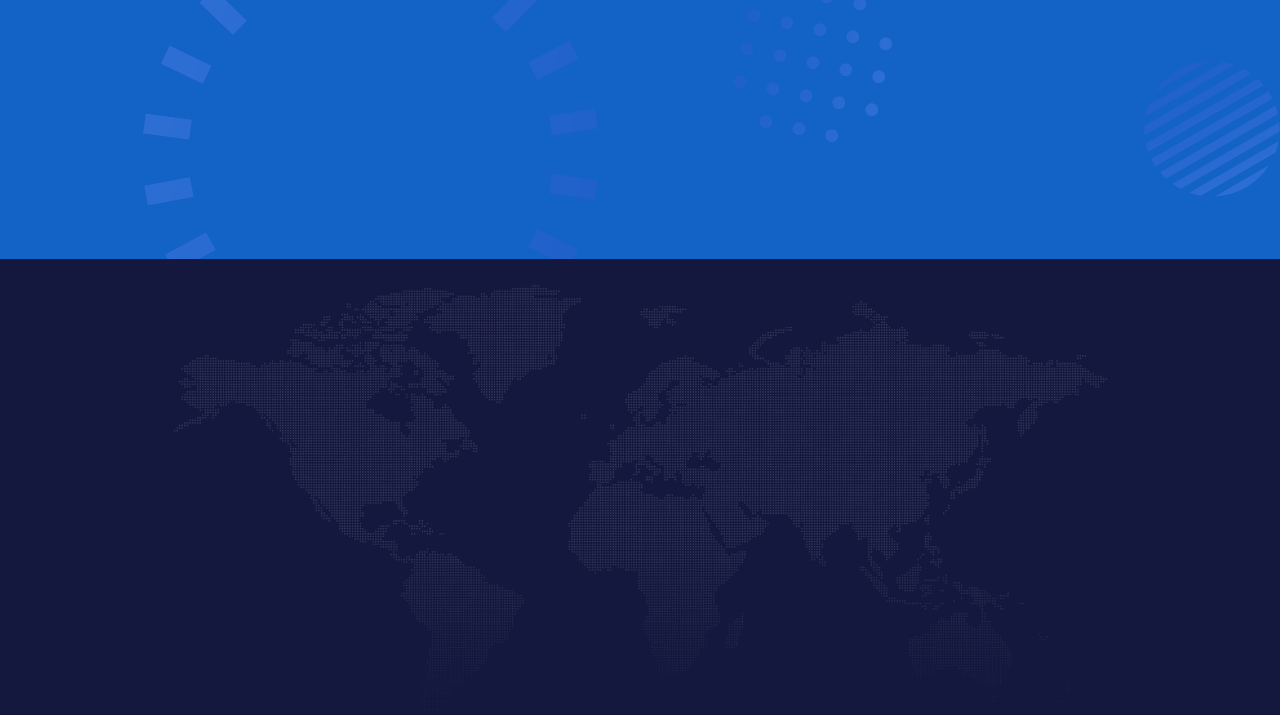
<file: team.html>
<!DOCTYPE html>
<html lang="en">

<head>
    <meta charset="utf-8">
    <title>AI.Tech - Artificial Intelligence HTML Template</title>
    <meta content="width=device-width, initial-scale=1.0" name="viewport">
    <meta content="" name="keywords">
    <meta content="" name="description">

    <!-- Favicon -->
    <link href="img/favicon.ico" rel="icon">

    <!-- Google Web Fonts -->
    <link rel="preconnect" href="https://fonts.googleapis.com">
    <link rel="preconnect" href="https://fonts.gstatic.com" crossorigin>
    <link href="https://fonts.googleapis.com/css2?family=Open+Sans:wght@400;600&family=Ubuntu:wght@500;700&display=swap"
        rel="stylesheet">

    <!-- Icon Font Stylesheet -->
    <link href="https://cdnjs.cloudflare.com/ajax/libs/font-awesome/5.10.0/css/all.min.css" rel="stylesheet">
    <link href="https://cdn.jsdelivr.net/npm/bootstrap-icons@1.4.1/font/bootstrap-icons.css" rel="stylesheet">

    <!-- Libraries Stylesheet -->
    <link href="lib/animate/animate.min.css" rel="stylesheet">
    <link href="lib/owlcarousel/assets/owl.carousel.min.css" rel="stylesheet">

    <!-- Customized Bootstrap Stylesheet -->
    <link href="css/bootstrap.min.css" rel="stylesheet">

    <!-- Template Stylesheet -->
    <link href="css/style.css" rel="stylesheet">
</head>

<body>
    <!-- Spinner Start -->
    <div id="spinner"
        class="show bg-white position-fixed translate-middle w-100 vh-100 top-50 start-50 d-flex align-items-center justify-content-center">
        <div class="spinner-grow text-primary" style="width: 3rem; height: 3rem;" role="status">
            <span class="sr-only">Loading...</span>
        </div>
    </div>
    <!-- Spinner End -->


    <!-- Navbar Start -->
    <div class="container-fluid sticky-top">
        <div class="container">
            <nav class="navbar navbar-expand-lg navbar-dark p-0">
                <a href="index.html" class="navbar-brand">
                    <h1 class="text-white">AI<span class="text-dark">.</span>Tech</h1>
                </a>
                <button type="button" class="navbar-toggler ms-auto me-0" data-bs-toggle="collapse"
                    data-bs-target="#navbarCollapse">
                    <span class="navbar-toggler-icon"></span>
                </button>
                <div class="collapse navbar-collapse" id="navbarCollapse">
                    <div class="navbar-nav ms-auto">
                        <a href="index.html" class="nav-item nav-link">Home</a>
                        <a href="about.html" class="nav-item nav-link">About</a>
                        <a href="service.html" class="nav-item nav-link">Services</a>
                        <a href="project.html" class="nav-item nav-link">Projects</a>
                        <div class="nav-item dropdown">
                            <a href="#" class="nav-link dropdown-toggle active" data-bs-toggle="dropdown">Pages</a>
                            <div class="dropdown-menu bg-light mt-2">
                                <a href="feature.html" class="dropdown-item">Features</a>
                                <a href="team.html" class="dropdown-item active">Our Team</a>
                                <a href="faq.html" class="dropdown-item">FAQs</a>
                                <a href="testimonial.html" class="dropdown-item">Testimonial</a>
                                <a href="404.html" class="dropdown-item">404 Page</a>
                            </div>
                        </div>
                        <a href="contact.html" class="nav-item nav-link">Contact</a>
                    </div>
                    <butaton type="button" class="btn text-white p-0 d-none d-lg-block" data-bs-toggle="modal"
                        data-bs-target="#searchModal"><i class="fa fa-search"></i></butaton>
                </div>
            </nav>
        </div>
    </div>
    <!-- Navbar End -->


    <!-- Hero Start -->
    <div class="container-fluid pt-5 bg-primary hero-header">
        <div class="container pt-5">
            <div class="row g-5 pt-5">
                <div class="col-lg-6 align-self-center text-center text-lg-start mb-lg-5">
                    <h1 class="display-4 text-white mb-4 animated slideInRight">Our Team</h1>
                    <nav aria-label="breadcrumb">
                        <ol class="breadcrumb justify-content-center justify-content-lg-start mb-0">
                            <li class="breadcrumb-item"><a class="text-white" href="#">Home</a></li>
                            <li class="breadcrumb-item"><a class="text-white" href="#">Pages</a></li>
                            <li class="breadcrumb-item text-white active" aria-current="page">Our Team</li>
                        </ol>
                    </nav>
                </div>
                <div class="col-lg-6 align-self-end text-center text-lg-end">
                    <img class="img-fluid" src="img/hero-img.png" alt="" style="max-height: 300px;">
                </div>
            </div>
        </div>
    </div>
    <!-- Hero End -->


    <!-- Full Screen Search Start -->
    <div class="modal fade" id="searchModal" tabindex="-1">
        <div class="modal-dialog modal-fullscreen">
            <div class="modal-content" style="background: rgba(20, 24, 62, 0.7);">
                <div class="modal-header border-0">
                    <button type="button" class="btn btn-square bg-white btn-close" data-bs-dismiss="modal"
                        aria-label="Close"></button>
                </div>
                <div class="modal-body d-flex align-items-center justify-content-center">
                    <div class="input-group" style="max-width: 600px;">
                        <input type="text" class="form-control bg-transparent border-light p-3"
                            placeholder="Type search keyword">
                        <button class="btn btn-light px-4"><i class="bi bi-search"></i></button>
                    </div>
                </div>
            </div>
        </div>
    </div>
    <!-- Full Screen Search End -->


    <!-- Team Start -->
    <div class="container-fluid bg-light py-5">
        <div class="container py-5">
            <div class="row g-5 align-items-center">
                <div class="col-lg-5 wow fadeIn" data-wow-delay="0.1s">
                    <div class="btn btn-sm border rounded-pill text-primary px-3 mb-3">Our Team</div>
                    <h1 class="mb-4">Meet Our Experienced Team Members</h1>
                    <p class="mb-4">Tempor erat elitr rebum at clita. Diam dolor diam ipsum et tempor sit. Aliqu diam
                        amet diam et eos labore. Clita erat ipsum et lorem et sit, sed stet no labore lorem sit. Sanctus
                        clita duo justo et tempor eirmod magna dolore erat amet</p>
                    <a class="btn btn-primary rounded-pill px-4" href="">Read More</a>
                </div>
                <div class="col-lg-7">
                    <div class="row g-4">
                        <div class="col-md-6">
                            <div class="row g-4">
                                <div class="col-12 wow fadeIn" data-wow-delay="0.1s">
                                    <div class="team-item bg-white text-center rounded p-4 pt-0">
                                        <img class="img-fluid rounded-circle p-4" src="img/team-1.jpg" alt="">
                                        <h5 class="mb-0">Boris Johnson</h5>
                                        <small>Founder & CEO</small>
                                        <div class="d-flex justify-content-center mt-3">
                                            <a class="btn btn-square btn-primary m-1" href=""><i
                                                    class="fab fa-facebook-f"></i></a>
                                            <a class="btn btn-square btn-primary m-1" href=""><i
                                                    class="fab fa-twitter"></i></a>
                                            <a class="btn btn-square btn-primary m-1" href=""><i
                                                    class="fab fa-instagram"></i></a>
                                            <a class="btn btn-square btn-primary m-1" href=""><i
                                                    class="fab fa-linkedin-in"></i></a>
                                        </div>
                                    </div>
                                </div>
                                <div class="col-12 wow fadeIn" data-wow-delay="0.5s">
                                    <div class="team-item bg-white text-center rounded p-4 pt-0">
                                        <img class="img-fluid rounded-circle p-4" src="img/team-2.jpg" alt="">
                                        <h5 class="mb-0">Adam Crew</h5>
                                        <small>Executive Manager</small>
                                        <div class="d-flex justify-content-center mt-3">
                                            <a class="btn btn-square btn-primary m-1" href=""><i
                                                    class="fab fa-facebook-f"></i></a>
                                            <a class="btn btn-square btn-primary m-1" href=""><i
                                                    class="fab fa-twitter"></i></a>
                                            <a class="btn btn-square btn-primary m-1" href=""><i
                                                    class="fab fa-instagram"></i></a>
                                            <a class="btn btn-square btn-primary m-1" href=""><i
                                                    class="fab fa-linkedin-in"></i></a>
                                        </div>
                                    </div>
                                </div>
                            </div>
                        </div>
                        <div class="col-md-6 pt-md-4">
                            <div class="row g-4">
                                <div class="col-12 wow fadeIn" data-wow-delay="0.3s">
                                    <div class="team-item bg-white text-center rounded p-4 pt-0">
                                        <img class="img-fluid rounded-circle p-4" src="img/team-3.jpg" alt="">
                                        <h5 class="mb-0">Kate Winslet</h5>
                                        <small>Co Founder</small>
                                        <div class="d-flex justify-content-center mt-3">
                                            <a class="btn btn-square btn-primary m-1" href=""><i
                                                    class="fab fa-facebook-f"></i></a>
                                            <a class="btn btn-square btn-primary m-1" href=""><i
                                                    class="fab fa-twitter"></i></a>
                                            <a class="btn btn-square btn-primary m-1" href=""><i
                                                    class="fab fa-instagram"></i></a>
                                            <a class="btn btn-square btn-primary m-1" href=""><i
                                                    class="fab fa-linkedin-in"></i></a>
                                        </div>
                                    </div>
                                </div>
                                <div class="col-12 wow fadeIn" data-wow-delay="0.7s">
                                    <div class="team-item bg-white text-center rounded p-4 pt-0">
                                        <img class="img-fluid rounded-circle p-4" src="img/team-4.jpg" alt="">
                                        <h5 class="mb-0">Cody Gardner</h5>
                                        <small>Project Manager</small>
                                        <div class="d-flex justify-content-center mt-3">
                                            <a class="btn btn-square btn-primary m-1" href=""><i
                                                    class="fab fa-facebook-f"></i></a>
                                            <a class="btn btn-square btn-primary m-1" href=""><i
                                                    class="fab fa-twitter"></i></a>
                                            <a class="btn btn-square btn-primary m-1" href=""><i
                                                    class="fab fa-instagram"></i></a>
                                            <a class="btn btn-square btn-primary m-1" href=""><i
                                                    class="fab fa-linkedin-in"></i></a>
                                        </div>
                                    </div>
                                </div>
                            </div>
                        </div>
                    </div>
                </div>
            </div>
        </div>
    </div>
    <!-- Team End -->


    <!-- Newsletter Start -->
    <div class="container-fluid bg-primary newsletter py-5">
        <div class="container">
            <div class="row g-5 align-items-center">
                <div class="col-md-5 ps-lg-0 pt-5 pt-md-0 text-start wow fadeIn" data-wow-delay="0.3s">
                    <img class="img-fluid" src="img/newsletter.png" alt="">
                </div>
                <div class="col-md-7 py-5 newsletter-text wow fadeIn" data-wow-delay="0.5s">
                    <div class="btn btn-sm border rounded-pill text-white px-3 mb-3">Newsletter</div>
                    <h1 class="text-white mb-4">Let's subscribe the newsletter</h1>
                    <div class="position-relative w-100 mt-3 mb-2">
                        <input class="form-control border-0 rounded-pill w-100 ps-4 pe-5" type="text"
                            placeholder="Enter Your Email" style="height: 48px;">
                        <button type="button" class="btn shadow-none position-absolute top-0 end-0 mt-1 me-2"><i
                                class="fa fa-paper-plane text-primary fs-4"></i></button>
                    </div>
                    <small class="text-white-50">Diam sed sed dolor stet amet eirmod</small>
                </div>
            </div>
        </div>
    </div>
    <!-- Newsletter End -->


    <!-- Footer Start -->
    <div class="container-fluid bg-dark text-white-50 footer pt-5">
        <div class="container py-5">
            <div class="row g-5">
                <div class="col-md-6 col-lg-3 wow fadeIn" data-wow-delay="0.1s">
                    <a href="index.html" class="d-inline-block mb-3">
                        <h1 class="text-white">AI<span class="text-primary">.</span>Tech</h1>
                    </a>
                    <p class="mb-0">Tempor erat elitr rebum at clita. Diam dolor diam ipsum et tempor sit. Aliqu diam
                        amet diam et eos labore. Clita erat ipsum et lorem et sit, sed stet no labore lorem sit. Sanctus
                        clita duo justo et tempor</p>
                </div>
                <div class="col-md-6 col-lg-3 wow fadeIn" data-wow-delay="0.3s">
                    <h5 class="text-white mb-4">Get In Touch</h5>
                    <p><i class="fa fa-map-marker-alt me-3"></i>123 Street, New York, USA</p>
                    <p><i class="fa fa-phone-alt me-3"></i>+012 345 67890</p>
                    <p><i class="fa fa-envelope me-3"></i>info@example.com</p>
                    <div class="d-flex pt-2">
                        <a class="btn btn-outline-light btn-social" href=""><i class="fab fa-twitter"></i></a>
                        <a class="btn btn-outline-light btn-social" href=""><i class="fab fa-facebook-f"></i></a>
                        <a class="btn btn-outline-light btn-social" href=""><i class="fab fa-youtube"></i></a>
                        <a class="btn btn-outline-light btn-social" href=""><i class="fab fa-instagram"></i></a>
                        <a class="btn btn-outline-light btn-social" href=""><i class="fab fa-linkedin-in"></i></a>
                    </div>
                </div>
                <div class="col-md-6 col-lg-3 wow fadeIn" data-wow-delay="0.5s">
                    <h5 class="text-white mb-4">Popular Link</h5>
                    <a class="btn btn-link" href="">About Us</a>
                    <a class="btn btn-link" href="">Contact Us</a>
                    <a class="btn btn-link" href="">Privacy Policy</a>
                    <a class="btn btn-link" href="">Terms & Condition</a>
                    <a class="btn btn-link" href="">Career</a>
                </div>
                <div class="col-md-6 col-lg-3 wow fadeIn" data-wow-delay="0.7s">
                    <h5 class="text-white mb-4">Our Services</h5>
                    <a class="btn btn-link" href="">Robotic Automation</a>
                    <a class="btn btn-link" href="">Machine learning</a>
                    <a class="btn btn-link" href="">Predictive Analysis</a>
                    <a class="btn btn-link" href="">Data Science</a>
                    <a class="btn btn-link" href="">Robot Technology</a>
                </div>
            </div>
        </div>
        <div class="container wow fadeIn" data-wow-delay="0.1s">
            <div class="copyright">
                <div class="row">
                    <div class="col-md-6 text-center text-md-start mb-3 mb-md-0">
                        &copy; <a class="border-bottom" href="#">Your Site Name</a>, All Right Reserved.

                        <!--/*** This template is free as long as you keep the footer author’s credit link/attribution link/backlink. If you'd like to use the template without the footer author’s credit link/attribution link/backlink, you can purchase the Credit Removal License from "https://htmlcodex.com/credit-removal". Thank you for your support. ***/-->
                        Designed By <a class="border-bottom" href="https://htmlcodex.com">HTML Codex</a>
                    </div>
                    <div class="col-md-6 text-center text-md-end">
                        <div class="footer-menu">
                            <a href="">Home</a>
                            <a href="">Cookies</a>
                            <a href="">Help</a>
                            <a href="">FAQs</a>
                        </div>
                    </div>
                </div>
            </div>
        </div>
    </div>
    <!-- Footer End -->


    <!-- Back to Top -->
    <a href="#" class="btn btn-lg btn-primary btn-lg-square back-to-top pt-2"><i class="bi bi-arrow-up"></i></a>


    <!-- JavaScript Libraries -->
    <script src="https://ajax.googleapis.com/ajax/libs/jquery/3.6.1/jquery.min.js"></script>
    <script src="https://cdn.jsdelivr.net/npm/bootstrap@5.0.0/dist/js/bootstrap.bundle.min.js"></script>
    <script src="lib/wow/wow.min.js"></script>
    <script src="lib/easing/easing.min.js"></script>
    <script src="lib/waypoints/waypoints.min.js"></script>
    <script src="lib/counterup/counterup.min.js"></script>
    <script src="lib/owlcarousel/owl.carousel.min.js"></script>

    <!-- Template Javascript -->
    <script src="js/main.js"></script>
</body>

</html>
</file>
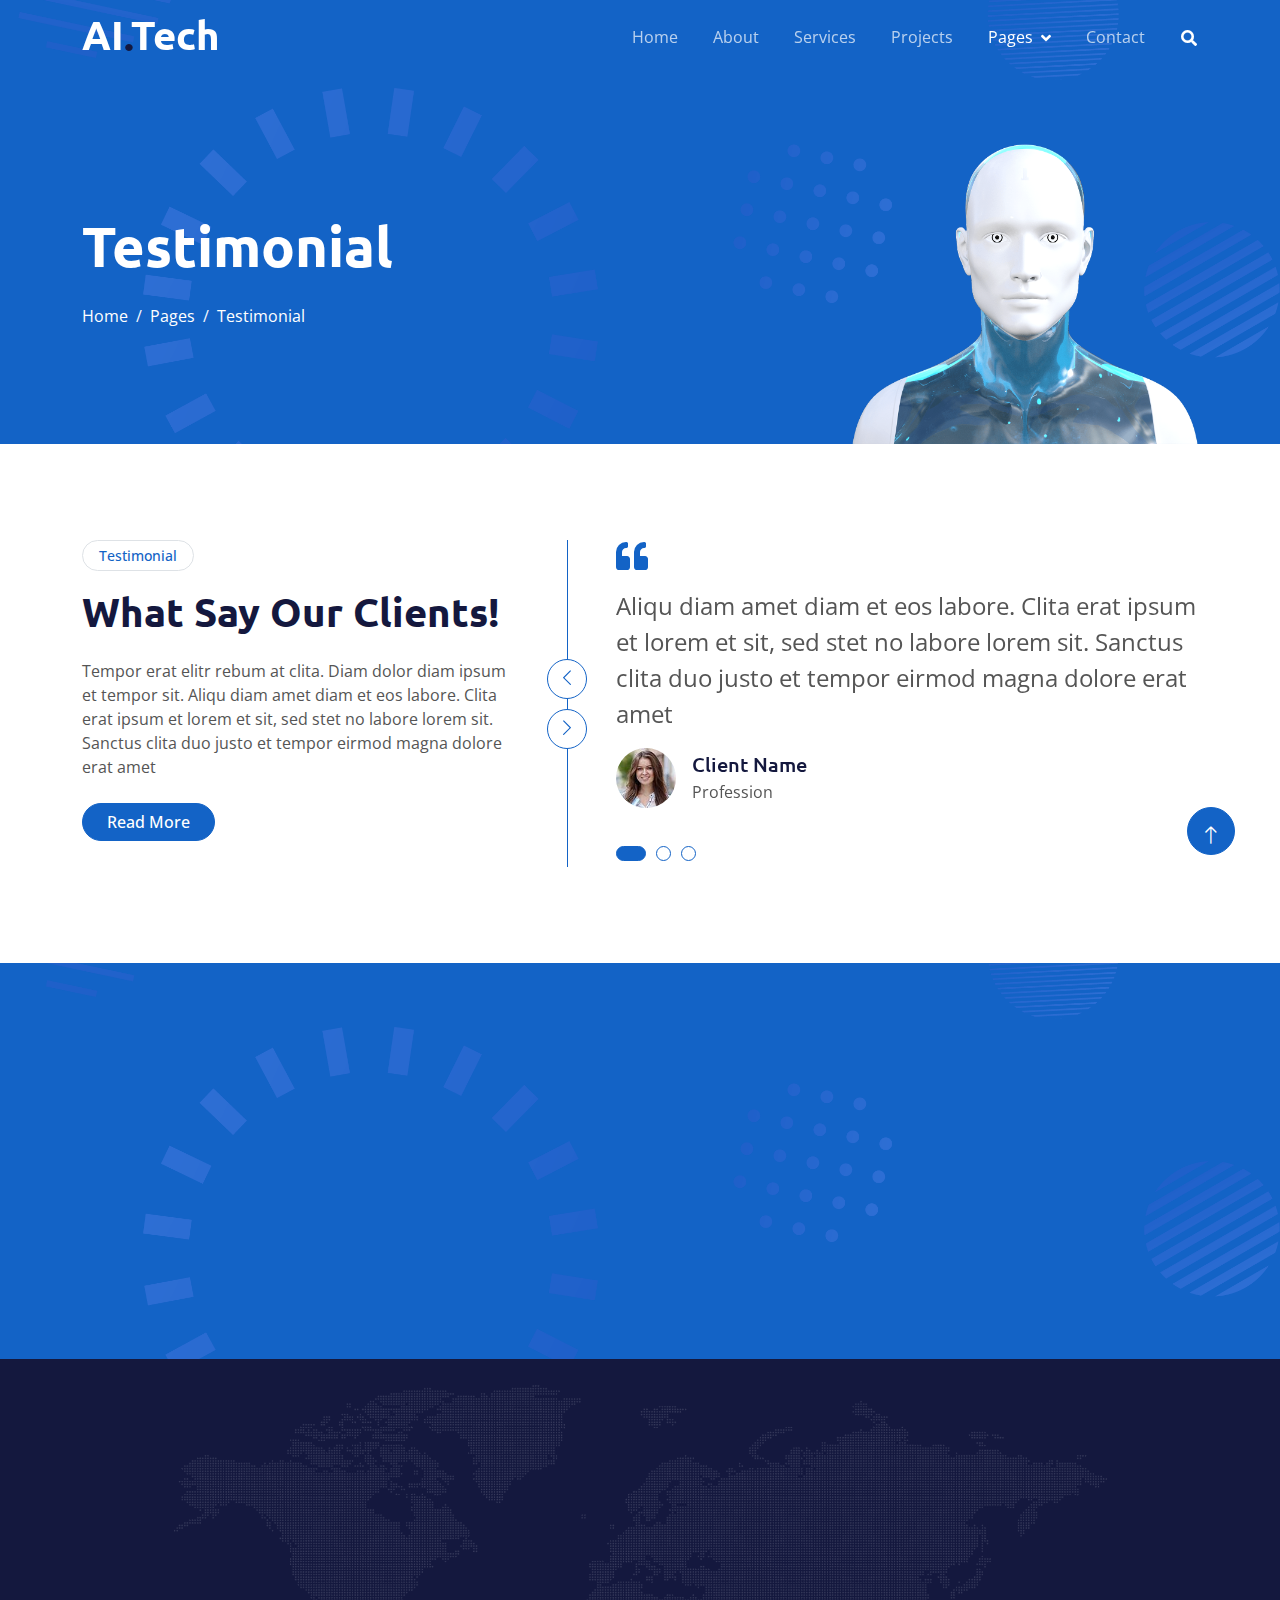
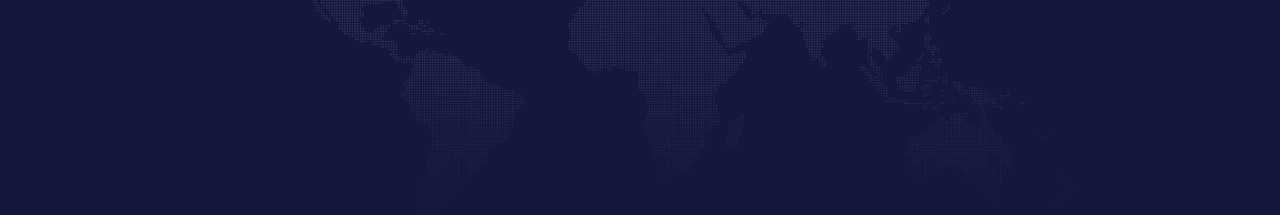
<file: testimonial.html>
<!DOCTYPE html>
<html lang="en">

<head>
    <meta charset="utf-8">
    <title>AI.Tech - Artificial Intelligence HTML Template</title>
    <meta content="width=device-width, initial-scale=1.0" name="viewport">
    <meta content="" name="keywords">
    <meta content="" name="description">

    <!-- Favicon -->
    <link href="img/favicon.ico" rel="icon">

    <!-- Google Web Fonts -->
    <link rel="preconnect" href="https://fonts.googleapis.com">
    <link rel="preconnect" href="https://fonts.gstatic.com" crossorigin>
    <link href="https://fonts.googleapis.com/css2?family=Open+Sans:wght@400;600&family=Ubuntu:wght@500;700&display=swap"
        rel="stylesheet">

    <!-- Icon Font Stylesheet -->
    <link href="https://cdnjs.cloudflare.com/ajax/libs/font-awesome/5.10.0/css/all.min.css" rel="stylesheet">
    <link href="https://cdn.jsdelivr.net/npm/bootstrap-icons@1.4.1/font/bootstrap-icons.css" rel="stylesheet">

    <!-- Libraries Stylesheet -->
    <link href="lib/animate/animate.min.css" rel="stylesheet">
    <link href="lib/owlcarousel/assets/owl.carousel.min.css" rel="stylesheet">

    <!-- Customized Bootstrap Stylesheet -->
    <link href="css/bootstrap.min.css" rel="stylesheet">

    <!-- Template Stylesheet -->
    <link href="css/style.css" rel="stylesheet">
</head>

<body>
    <!-- Spinner Start -->
    <div id="spinner"
        class="show bg-white position-fixed translate-middle w-100 vh-100 top-50 start-50 d-flex align-items-center justify-content-center">
        <div class="spinner-grow text-primary" style="width: 3rem; height: 3rem;" role="status">
            <span class="sr-only">Loading...</span>
        </div>
    </div>
    <!-- Spinner End -->


    <!-- Navbar Start -->
    <div class="container-fluid sticky-top">
        <div class="container">
            <nav class="navbar navbar-expand-lg navbar-dark p-0">
                <a href="index.html" class="navbar-brand">
                    <h1 class="text-white">AI<span class="text-dark">.</span>Tech</h1>
                </a>
                <button type="button" class="navbar-toggler ms-auto me-0" data-bs-toggle="collapse"
                    data-bs-target="#navbarCollapse">
                    <span class="navbar-toggler-icon"></span>
                </button>
                <div class="collapse navbar-collapse" id="navbarCollapse">
                    <div class="navbar-nav ms-auto">
                        <a href="index.html" class="nav-item nav-link">Home</a>
                        <a href="about.html" class="nav-item nav-link">About</a>
                        <a href="service.html" class="nav-item nav-link">Services</a>
                        <a href="project.html" class="nav-item nav-link">Projects</a>
                        <div class="nav-item dropdown">
                            <a href="#" class="nav-link dropdown-toggle active" data-bs-toggle="dropdown">Pages</a>
                            <div class="dropdown-menu bg-light mt-2">
                                <a href="feature.html" class="dropdown-item">Features</a>
                                <a href="team.html" class="dropdown-item">Our Team</a>
                                <a href="faq.html" class="dropdown-item">FAQs</a>
                                <a href="testimonial.html" class="dropdown-item active">Testimonial</a>
                                <a href="404.html" class="dropdown-item">404 Page</a>
                            </div>
                        </div>
                        <a href="contact.html" class="nav-item nav-link">Contact</a>
                    </div>
                    <butaton type="button" class="btn text-white p-0 d-none d-lg-block" data-bs-toggle="modal"
                        data-bs-target="#searchModal"><i class="fa fa-search"></i></butaton>
                </div>
            </nav>
        </div>
    </div>
    <!-- Navbar End -->


    <!-- Hero Start -->
    <div class="container-fluid pt-5 bg-primary hero-header">
        <div class="container pt-5">
            <div class="row g-5 pt-5">
                <div class="col-lg-6 align-self-center text-center text-lg-start mb-lg-5">
                    <h1 class="display-4 text-white mb-4 animated slideInRight">Testimonial</h1>
                    <nav aria-label="breadcrumb">
                        <ol class="breadcrumb justify-content-center justify-content-lg-start mb-0">
                            <li class="breadcrumb-item"><a class="text-white" href="#">Home</a></li>
                            <li class="breadcrumb-item"><a class="text-white" href="#">Pages</a></li>
                            <li class="breadcrumb-item text-white active" aria-current="page">Testimonial</li>
                        </ol>
                    </nav>
                </div>
                <div class="col-lg-6 align-self-end text-center text-lg-end">
                    <img class="img-fluid" src="img/hero-img.png" alt="" style="max-height: 300px;">
                </div>
            </div>
        </div>
    </div>
    <!-- Hero End -->


    <!-- Full Screen Search Start -->
    <div class="modal fade" id="searchModal" tabindex="-1">
        <div class="modal-dialog modal-fullscreen">
            <div class="modal-content" style="background: rgba(20, 24, 62, 0.7);">
                <div class="modal-header border-0">
                    <button type="button" class="btn btn-square bg-white btn-close" data-bs-dismiss="modal"
                        aria-label="Close"></button>
                </div>
                <div class="modal-body d-flex align-items-center justify-content-center">
                    <div class="input-group" style="max-width: 600px;">
                        <input type="text" class="form-control bg-transparent border-light p-3"
                            placeholder="Type search keyword">
                        <button class="btn btn-light px-4"><i class="bi bi-search"></i></button>
                    </div>
                </div>
            </div>
        </div>
    </div>
    <!-- Full Screen Search End -->


    <!-- Testimonial Start -->
    <div class="container-xxl py-5">
        <div class="container py-5">
            <div class="row g-5">
                <div class="col-lg-5 wow fadeIn" data-wow-delay="0.1s">
                    <div class="btn btn-sm border rounded-pill text-primary px-3 mb-3">Testimonial</div>
                    <h1 class="mb-4">What Say Our Clients!</h1>
                    <p class="mb-4">Tempor erat elitr rebum at clita. Diam dolor diam ipsum et tempor sit. Aliqu diam
                        amet diam et eos labore. Clita erat ipsum et lorem et sit, sed stet no labore lorem sit. Sanctus
                        clita duo justo et tempor eirmod magna dolore erat amet</p>
                    <a class="btn btn-primary rounded-pill px-4" href="">Read More</a>
                </div>
                <div class="col-lg-7 wow fadeIn" data-wow-delay="0.5s">
                    <div class="owl-carousel testimonial-carousel border-start border-primary">
                        <div class="testimonial-item ps-5">
                            <i class="fa fa-quote-left fa-2x text-primary mb-3"></i>
                            <p class="fs-4">Aliqu diam amet diam et eos labore. Clita erat ipsum et lorem et sit, sed stet no labore lorem sit. Sanctus clita duo justo et tempor eirmod magna dolore erat amet</p>
                            <div class="d-flex align-items-center">
                                <img class="img-fluid flex-shrink-0 rounded-circle" src="img/testimonial-1.jpg"
                                    style="width: 60px; height: 60px;">
                                <div class="ps-3">
                                    <h5 class="mb-1">Client Name</h5>
                                    <span>Profession</span>
                                </div>
                            </div>
                        </div>
                        <div class="testimonial-item ps-5">
                            <i class="fa fa-quote-left fa-2x text-primary mb-3"></i>
                            <p class="fs-4">Aliqu diam amet diam et eos labore. Clita erat ipsum et lorem et sit, sed stet no labore lorem sit. Sanctus clita duo justo et tempor eirmod magna dolore erat amet</p>
                            <div class="d-flex align-items-center">
                                <img class="img-fluid flex-shrink-0 rounded-circle" src="img/testimonial-2.jpg"
                                    style="width: 60px; height: 60px;">
                                <div class="ps-3">
                                    <h5 class="mb-1">Client Name</h5>
                                    <span>Profession</span>
                                </div>
                            </div>
                        </div>
                        <div class="testimonial-item ps-5">
                            <i class="fa fa-quote-left fa-2x text-primary mb-3"></i>
                            <p class="fs-4">Aliqu diam amet diam et eos labore. Clita erat ipsum et lorem et sit, sed stet no labore lorem sit. Sanctus clita duo justo et tempor eirmod magna dolore erat amet</p>
                            <div class="d-flex align-items-center">
                                <img class="img-fluid flex-shrink-0 rounded-circle" src="img/testimonial-3.jpg"
                                    style="width: 60px; height: 60px;">
                                <div class="ps-3">
                                    <h5 class="mb-1">Client Name</h5>
                                    <span>Profession</span>
                                </div>
                            </div>
                        </div>
                    </div>
                </div>
            </div>
        </div>
    </div>
    <!-- Testimonial End -->


    <!-- Newsletter Start -->
    <div class="container-fluid bg-primary newsletter py-5">
        <div class="container">
            <div class="row g-5 align-items-center">
                <div class="col-md-5 ps-lg-0 pt-5 pt-md-0 text-start wow fadeIn" data-wow-delay="0.3s">
                    <img class="img-fluid" src="img/newsletter.png" alt="">
                </div>
                <div class="col-md-7 py-5 newsletter-text wow fadeIn" data-wow-delay="0.5s">
                    <div class="btn btn-sm border rounded-pill text-white px-3 mb-3">Newsletter</div>
                    <h1 class="text-white mb-4">Let's subscribe the newsletter</h1>
                    <div class="position-relative w-100 mt-3 mb-2">
                        <input class="form-control border-0 rounded-pill w-100 ps-4 pe-5" type="text"
                            placeholder="Enter Your Email" style="height: 48px;">
                        <button type="button" class="btn shadow-none position-absolute top-0 end-0 mt-1 me-2"><i
                                class="fa fa-paper-plane text-primary fs-4"></i></button>
                    </div>
                    <small class="text-white-50">Diam sed sed dolor stet amet eirmod</small>
                </div>
            </div>
        </div>
    </div>
    <!-- Newsletter End -->


    <!-- Footer Start -->
    <div class="container-fluid bg-dark text-white-50 footer pt-5">
        <div class="container py-5">
            <div class="row g-5">
                <div class="col-md-6 col-lg-3 wow fadeIn" data-wow-delay="0.1s">
                    <a href="index.html" class="d-inline-block mb-3">
                        <h1 class="text-white">AI<span class="text-primary">.</span>Tech</h1>
                    </a>
                    <p class="mb-0">Tempor erat elitr rebum at clita. Diam dolor diam ipsum et tempor sit. Aliqu diam
                        amet diam et eos labore. Clita erat ipsum et lorem et sit, sed stet no labore lorem sit. Sanctus
                        clita duo justo et tempor</p>
                </div>
                <div class="col-md-6 col-lg-3 wow fadeIn" data-wow-delay="0.3s">
                    <h5 class="text-white mb-4">Get In Touch</h5>
                    <p><i class="fa fa-map-marker-alt me-3"></i>123 Street, New York, USA</p>
                    <p><i class="fa fa-phone-alt me-3"></i>+012 345 67890</p>
                    <p><i class="fa fa-envelope me-3"></i>info@example.com</p>
                    <div class="d-flex pt-2">
                        <a class="btn btn-outline-light btn-social" href=""><i class="fab fa-twitter"></i></a>
                        <a class="btn btn-outline-light btn-social" href=""><i class="fab fa-facebook-f"></i></a>
                        <a class="btn btn-outline-light btn-social" href=""><i class="fab fa-youtube"></i></a>
                        <a class="btn btn-outline-light btn-social" href=""><i class="fab fa-instagram"></i></a>
                        <a class="btn btn-outline-light btn-social" href=""><i class="fab fa-linkedin-in"></i></a>
                    </div>
                </div>
                <div class="col-md-6 col-lg-3 wow fadeIn" data-wow-delay="0.5s">
                    <h5 class="text-white mb-4">Popular Link</h5>
                    <a class="btn btn-link" href="">About Us</a>
                    <a class="btn btn-link" href="">Contact Us</a>
                    <a class="btn btn-link" href="">Privacy Policy</a>
                    <a class="btn btn-link" href="">Terms & Condition</a>
                    <a class="btn btn-link" href="">Career</a>
                </div>
                <div class="col-md-6 col-lg-3 wow fadeIn" data-wow-delay="0.7s">
                    <h5 class="text-white mb-4">Our Services</h5>
                    <a class="btn btn-link" href="">Robotic Automation</a>
                    <a class="btn btn-link" href="">Machine learning</a>
                    <a class="btn btn-link" href="">Predictive Analysis</a>
                    <a class="btn btn-link" href="">Data Science</a>
                    <a class="btn btn-link" href="">Robot Technology</a>
                </div>
            </div>
        </div>
        <div class="container wow fadeIn" data-wow-delay="0.1s">
            <div class="copyright">
                <div class="row">
                    <div class="col-md-6 text-center text-md-start mb-3 mb-md-0">
                        &copy; <a class="border-bottom" href="#">Your Site Name</a>, All Right Reserved.

                        <!--/*** This template is free as long as you keep the footer author’s credit link/attribution link/backlink. If you'd like to use the template without the footer author’s credit link/attribution link/backlink, you can purchase the Credit Removal License from "https://htmlcodex.com/credit-removal". Thank you for your support. ***/-->
                        Designed By <a class="border-bottom" href="https://htmlcodex.com">HTML Codex</a>
                    </div>
                    <div class="col-md-6 text-center text-md-end">
                        <div class="footer-menu">
                            <a href="">Home</a>
                            <a href="">Cookies</a>
                            <a href="">Help</a>
                            <a href="">FAQs</a>
                        </div>
                    </div>
                </div>
            </div>
        </div>
    </div>
    <!-- Footer End -->


    <!-- Back to Top -->
    <a href="#" class="btn btn-lg btn-primary btn-lg-square back-to-top pt-2"><i class="bi bi-arrow-up"></i></a>


    <!-- JavaScript Libraries -->
    <script src="https://ajax.googleapis.com/ajax/libs/jquery/3.6.1/jquery.min.js"></script>
    <script src="https://cdn.jsdelivr.net/npm/bootstrap@5.0.0/dist/js/bootstrap.bundle.min.js"></script>
    <script src="lib/wow/wow.min.js"></script>
    <script src="lib/easing/easing.min.js"></script>
    <script src="lib/waypoints/waypoints.min.js"></script>
    <script src="lib/counterup/counterup.min.js"></script>
    <script src="lib/owlcarousel/owl.carousel.min.js"></script>

    <!-- Template Javascript -->
    <script src="js/main.js"></script>
</body>

</html>
</file>
<file: css/style.css>
/********** Template CSS **********/
:root {
    --primary: #1363C6;
    --secondary: #15ACE1;
    --light: #F4F7FE;
    --dark: #14183E;
}


/*** Spinner ***/
#spinner {
    opacity: 0;
    visibility: hidden;
    transition: opacity .5s ease-out, visibility 0s linear .5s;
    z-index: 99999;
}

#spinner.show {
    transition: opacity .5s ease-out, visibility 0s linear 0s;
    visibility: visible;
    opacity: 1;
}

.back-to-top {
    position: fixed;
    display: none;
    right: 45px;
    bottom: 45px;
    z-index: 99;
}


/*** Heading ***/
h1,
h2,
h3,
.fw-bold {
    font-weight: 700 !important;
}

h4,
h5,
h6,
.fw-medium {
    font-weight: 500 !important;
}


/*** Button ***/
.btn {
    font-weight: 500;
    transition: .5s;
}

.btn-square {
    width: 38px;
    height: 38px;
}

.btn-sm-square {
    width: 32px;
    height: 32px;
}

.btn-lg-square {
    width: 48px;
    height: 48px;
}

.btn-square,
.btn-sm-square,
.btn-lg-square {
    padding: 0;
    display: flex;
    align-items: center;
    justify-content: center;
    font-weight: normal;
    border-radius: 50px;
}


/*** Navbar ***/
.sticky-top {
    top: -150px;
    transition: .5s;
}

.navbar {
    padding: 11px 0 !important;
    height: 75px;
}

.navbar .navbar-nav .nav-link {
    margin-right: 35px;
    padding: 0;
    color: rgba(255, 255, 255, .7);
    outline: none;
}

.navbar .navbar-nav .nav-link:hover,
.navbar .navbar-nav .nav-link.active {
    color: rgba(255, 255, 255, 1);
}

.navbar .dropdown-toggle::after {
    border: none;
    content: "\f107";
    font-family: "Font Awesome 5 Free";
    font-weight: 900;
    vertical-align: middle;
    margin-left: 8px;
}

@media (max-width: 991.98px) {
    .navbar .navbar-nav {
        padding: 0 15px;
        background: var(--primary);
    }

    .navbar .navbar-nav .nav-link  {
        margin-right: 0;
        padding: 10px 0;
    }
}

@media (min-width: 992px) {
    .navbar .nav-item .dropdown-menu {
        display: block;
        border: none;
        margin-top: 0;
        top: 150%;
        opacity: 0;
        visibility: hidden;
        transition: .5s;
    }

    .navbar .nav-item:hover .dropdown-menu {
        top: 100%;
        visibility: visible;
        transition: .5s;
        opacity: 1;
    }
}


/*** Hero Header ***/
.hero-header {
    margin-top: -75px;
    background: url(../img/bg-hero.png) center center no-repeat;
    background-size: cover;
}

.hero-header .breadcrumb-item+.breadcrumb-item::before {
    color: var(--light);
}


/*** Section Title ***/
.section-title::before {
    position: absolute;
    content: "";
    width: 45px;
    height: 4px;
    bottom: 0;
    left: 0;
    background: var(--dark);
}

.section-title::after {
    position: absolute;
    content: "";
    width: 4px;
    height: 4px;
    bottom: 0;
    left: 50px;
    background: var(--dark);
}

.section-title.text-center::before {
    left: 50%;
    margin-left: -25px;
}

.section-title.text-center::after {
    left: 50%;
    margin-left: 25px;
}

.section-title h6::before,
.section-title h6::after {
    position: absolute;
    content: "";
    width: 10px;
    height: 10px;
    top: 2px;
    left: 0;
    background: rgba(33, 66, 177, .5);
}

.section-title h6::after {
    top: 5px;
    left: 3px;
}


/*** About ***/
.about-img {
    position: relative;
    overflow: hidden;
}

.about-img::after {
    position: absolute;
    content: "";
    width: 100%;
    height: 100%;
    top: 0;
    left: 0;
    background: url(../img/bg-about-img.png) top left no-repeat;
    background-size: contain;
}


/*** Service ***/
.service-item {
    position: relative;
    padding: 45px 30px;
    background: #FFFFFF;
    transition: .5s;
}

.service-item:hover {
    background: var(--primary);
}

.service-item .service-icon {
    margin: 0 auto 20px auto;
    width: 90px;
    height: 90px;
    color: var(--primary);
    background: var(--light);
    transition: .5s;
}

.service-item:hover .service-icon {
    background: #FFFFFF;
}

.service-item h5,
.service-item p {
    transition: .5s;
}

.service-item:hover h5,
.service-item:hover p {
    color: #FFFFFF;
}

.service-item a.btn {
    position: relative;
    display: flex;
    color: var(--primary);
    transition: .5s;
    z-index: 1;
}

.service-item:hover a.btn {
    color: var(--primary);
}

.service-item a.btn::before {
    position: absolute;
    content: "";
    width: 35px;
    height: 35px;
    top: 0;
    left: 0;
    border-radius: 35px;
    background: var(--light);
    transition: .5s;
    z-index: -1;
}

.service-item:hover a.btn::before {
    width: 100%;
    background: var(--light);
}


/*** Feature ***/
.feature {
    background: url(../img/bg-hero.png) center center no-repeat;
    background-size: cover;
}


/*** Newsletter ***/
.newsletter {
    background: url(../img/bg-hero.png) center center no-repeat;
    background-size: cover;
}

@media (min-width: 992px) {
    .newsletter .container {
        max-width: 100% !important;
    }

    .newsletter .newsletter-text  {
        padding-right: calc(((100% - 960px) / 2) + .75rem);
    }
}

@media (min-width: 1200px) {
    .newsletter .newsletter-text  {
        padding-right: calc(((100% - 1140px) / 2) + .75rem);
    }
}

@media (min-width: 1400px) {
    .newsletter .newsletter-text  {
        padding-right: calc(((100% - 1320px) / 2) + .75rem);
    }
}


/*** Case Study ***/
.case-item img {
    transition: .5s;
}
  
.case-item:hover img {
    transform: scale(1.2);
}
  
.case-overlay {
    position: absolute;
    padding: 30px;
    width: 100%;
    height: 100%;
    top: 0;
    left: 0;
    display: flex;
    flex-direction: column;
    align-items: flex-start;
    justify-content: flex-end;
    background: linear-gradient(rgba(20, 24, 62, 0), var(--dark));
    z-index: 1;
}

.case-overlay small {
    display: inline-block;
    padding: 3px 15px;
    color: #FFFFFF;
    background: rgba(20, 24, 62, .7);
    border-radius: 25px;
    margin-bottom: 15px;
}

.case-overlay span.btn:hover {
    color: var(--primary);
    background: #FFFFFF;
    border-color: #FFFFFF;
}


/*** FAQs ***/
.accordion .accordion-item {
    border: none;
    margin-bottom: 15px;
}

.accordion .accordion-button {
    background: var(--light);
    border-radius: 2px;
}

.accordion .accordion-button:not(.collapsed) {
    color: #FFFFFF;
    background: var(--primary);
    box-shadow: none;
}

.accordion .accordion-button:not(.collapsed)::after {
    background-image: url("data:image/svg+xml,%3csvg xmlns='http://www.w3.org/2000/svg' viewBox='0 0 16 16' fill='%23fff'%3e%3cpath fill-rule='evenodd' d='M1.646 4.646a.5.5 0 0 1 .708 0L8 10.293l5.646-5.647a.5.5 0 0 1 .708.708l-6 6a.5.5 0 0 1-.708 0l-6-6a.5.5 0 0 1 0-.708z'/%3e%3c/svg%3e");
}

.accordion .accordion-body {
    padding: 15px 0 0 0;
}


/*** Testimonial ***/
.testimonial-carousel {
    position: relative;
}

.testimonial-carousel .owl-nav {
    position: absolute;
    width: 40px;
    height: 100%;
    top: calc(50% - 50px);
    left: -21px;
    display: flex;
    flex-direction: column;
    align-items: center;
}

.testimonial-carousel .owl-nav .owl-prev,
.testimonial-carousel .owl-nav .owl-next {
    margin: 5px 0;
    width: 40px;
    height: 40px;
    display: flex;
    align-items: center;
    justify-content: center;
    color: var(--primary);
    background: #FFFFFF;
    border: 1px solid var(--primary);
    border-radius: 40px;
    font-size: 18px;
    transition: .5s;
}

.testimonial-carousel .owl-nav .owl-prev:hover,
.testimonial-carousel .owl-nav .owl-next:hover {
    background: var(--primary);
    color: #FFFFFF;
}

.testimonial-carousel .owl-dots {
    margin-top: 35px;
    margin-left: 3rem;
}

.testimonial-carousel .owl-dot {
    position: relative;
    display: inline-block;
    margin-right: 10px;
    width: 15px;
    height: 15px;
    background: #FFFFFF;
    border: 1px solid var(--primary);
    border-radius: 15px;
    transition: .5s;
}

.testimonial-carousel .owl-dot.active {
    width: 30px;
    background: var(--primary);
}


/*** Team ***/
.team-item {
    transition: .5s;
    border: 1px solid transparent;
    transition: .5s;
}

.team-item:hover {

    border-color: var(--primary);
}


/*** Footer ***/
.footer {
    background: url(../img/footer.png) center center no-repeat;
    background-size: contain;
}

.footer .btn.btn-social {
    margin-right: 5px;
    width: 40px;
    height: 40px;
    display: flex;
    align-items: center;
    justify-content: center;
    color: rgba(255,255,255,.5);
    border: 1px solid rgba(256, 256, 256, .1);
    border-radius: 40px;
    transition: .3s;
}

.footer .btn.btn-social:hover {
    color: var(--primary);
}

.footer .btn.btn-link {
    display: block;
    margin-bottom: 10px;
    padding: 0;
    text-align: left;
    color: rgba(255,255,255,.5);
    font-weight: normal;
    transition: .3s;
}

.footer .btn.btn-link:hover {
    color: #FFFFFF;
}

.footer .btn.btn-link::before {
    position: relative;
    content: "\f105";
    font-family: "Font Awesome 5 Free";
    font-weight: 900;
    margin-right: 10px;
}

.footer .btn.btn-link:hover {
    letter-spacing: 1px;
    box-shadow: none;
}

.footer .copyright {
    padding: 25px 0;
    font-size: 14px;
    border-top: 1px solid rgba(256, 256, 256, .1);
}

.footer .copyright a {
    color: rgba(255,255,255,.5);
}

.footer .copyright a:hover {
    color: #FFFFFF;
}

.footer .footer-menu a {
    margin-right: 15px;
    padding-right: 15px;
    border-right: 1px solid rgba(255, 255, 255, .1);
}

.footer .footer-menu a:last-child {
    margin-right: 0;
    padding-right: 0;
    border-right: none;
}
</file>
